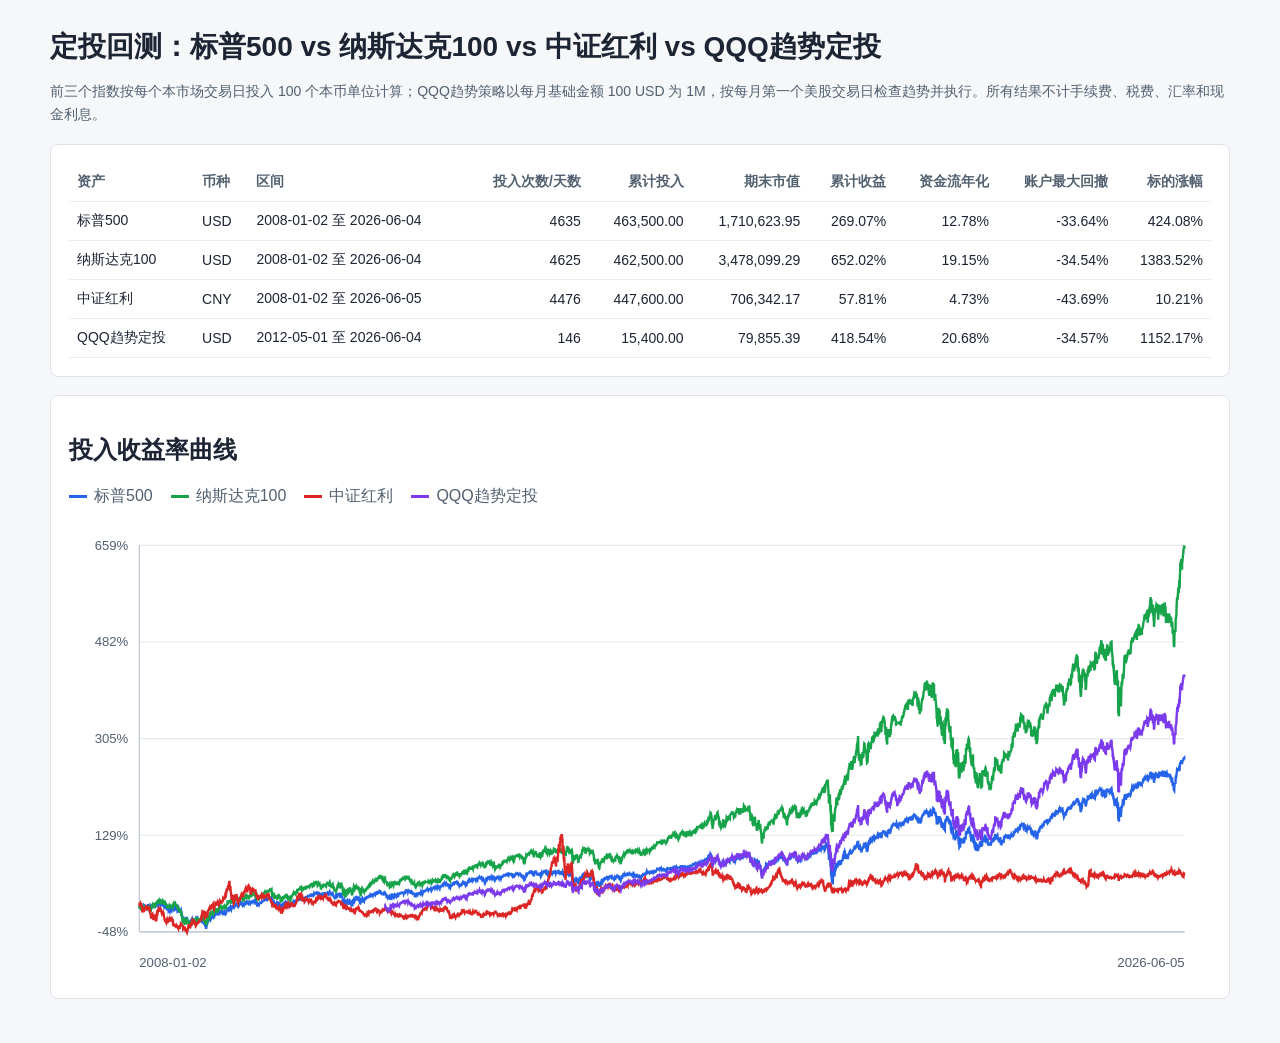
<file: output/daily_dca_2008_report/index.html>
<!doctype html>
<html lang="zh-CN">
<head>
<meta charset="utf-8">
<meta name="viewport" content="width=device-width, initial-scale=1">
<title>定投回测：标普500 vs 纳斯达克100 vs 中证红利 vs QQQ趋势定投</title>
<style>
body { margin: 0; font-family: Arial, "Microsoft YaHei", sans-serif; color: #1d2433; background: #f6f7f9; }
main { max-width: 1180px; margin: 0 auto; padding: 28px 20px 44px; }
h1 { font-size: 28px; margin: 0 0 8px; }
p { line-height: 1.65; }
.panel { background: #fff; border: 1px solid #dde2ea; border-radius: 8px; padding: 18px; margin-top: 18px; }
table { width: 100%; border-collapse: collapse; font-size: 14px; }
th, td { border-bottom: 1px solid #e8edf3; padding: 10px 8px; text-align: right; white-space: nowrap; }
th:first-child, td:first-child, th:nth-child(2), td:nth-child(2), th:nth-child(3), td:nth-child(3) { text-align: left; }
th { color: #526070; font-weight: 600; }
.chart { width: 100%; height: auto; display: block; }
.legend { display: flex; gap: 18px; align-items: center; margin: 4px 0 12px; color: #526070; }
.legend i { display: inline-block; width: 18px; height: 3px; margin-right: 7px; vertical-align: middle; }
.note { color: #526070; font-size: 14px; }
</style>
</head>
<body>
<main>
<h1>定投回测：标普500 vs 纳斯达克100 vs 中证红利 vs QQQ趋势定投</h1>
<p class="note">前三个指数按每个本市场交易日投入 100 个本币单位计算；QQQ趋势策略以每月基础金额 100 USD 为 1M，按每月第一个美股交易日检查趋势并执行。所有结果不计手续费、税费、汇率和现金利息。</p>
<section class="panel">
<table>
<thead><tr><th>资产</th><th>币种</th><th>区间</th><th>投入次数/天数</th><th>累计投入</th><th>期末市值</th><th>累计收益</th><th>资金流年化</th><th>账户最大回撤</th><th>标的涨幅</th></tr></thead>
<tbody><tr><td>标普500</td><td>USD</td><td>2008-01-02 至 2026-06-04</td><td>4635</td><td>463,500.00</td><td>1,710,623.95</td><td>269.07%</td><td>12.78%</td><td>-33.64%</td><td>424.08%</td></tr>
<tr><td>纳斯达克100</td><td>USD</td><td>2008-01-02 至 2026-06-04</td><td>4625</td><td>462,500.00</td><td>3,478,099.29</td><td>652.02%</td><td>19.15%</td><td>-34.54%</td><td>1383.52%</td></tr>
<tr><td>中证红利</td><td>CNY</td><td>2008-01-02 至 2026-06-05</td><td>4476</td><td>447,600.00</td><td>706,342.17</td><td>57.81%</td><td>4.73%</td><td>-43.69%</td><td>10.21%</td></tr>
<tr><td>QQQ趋势定投</td><td>USD</td><td>2012-05-01 至 2026-06-04</td><td>146</td><td>15,400.00</td><td>79,855.39</td><td>418.54%</td><td>20.68%</td><td>-34.57%</td><td>1152.17%</td></tr></tbody>
</table>
</section>
<section class="panel">
<h2>投入收益率曲线</h2>

<div class="legend"><span><i style="background:#2563eb"></i>标普500</span><span><i style="background:#16a34a"></i>纳斯达克100</span><span><i style="background:#dc2626"></i>中证红利</span><span><i style="background:#7c3aed"></i>QQQ趋势定投</span></div>
<svg viewBox="0 0 1040 420" class="chart" role="img" aria-label="投入收益率曲线">
  <rect x="0" y="0" width="1040" height="420" fill="#fff" />
  <line x1="64" y1="376.0" x2="1016" y2="376.0" stroke="#e5eaf1" /><text x="54" y="380.0" text-anchor="end" font-size="12" fill="#526070">-48%</text><line x1="64" y1="288.0" x2="1016" y2="288.0" stroke="#e5eaf1" /><text x="54" y="292.0" text-anchor="end" font-size="12" fill="#526070">129%</text><line x1="64" y1="200.0" x2="1016" y2="200.0" stroke="#e5eaf1" /><text x="54" y="204.0" text-anchor="end" font-size="12" fill="#526070">305%</text><line x1="64" y1="112.0" x2="1016" y2="112.0" stroke="#e5eaf1" /><text x="54" y="116.0" text-anchor="end" font-size="12" fill="#526070">482%</text><line x1="64" y1="24.0" x2="1016" y2="24.0" stroke="#e5eaf1" /><text x="54" y="28.0" text-anchor="end" font-size="12" fill="#526070">659%</text>
  <line x1="64" y1="376" x2="1016" y2="376" stroke="#b7c0cc" />
  <line x1="64" y1="24" x2="64" y2="376" stroke="#b7c0cc" />
  <text x="64" y="408" font-size="12" fill="#526070">2008-01-02</text>
  <text x="1016" y="408" text-anchor="end" font-size="12" fill="#526070">2026-06-05</text>
  <polyline points="64.0,352.2 64.1,352.2 64.3,353.0 64.7,352.7 64.8,353.3 65.0,352.6 65.1,352.2 65.3,352.8 65.7,352.2 65.8,353.3 66.0,353.5 66.1,354.7 66.3,354.7 66.8,355.0 67.0,353.9 67.1,353.3 67.3,354.0 67.7,353.1 67.8,352.8 68.0,353.0 68.1,352.1 68.2,351.6 68.7,352.1 68.8,353.6 69.0,353.9 69.1,353.5 69.2,353.6 69.7,353.3 69.8,352.9 69.9,352.3 70.1,352.9 70.2,352.8 70.8,352.9 70.9,352.4 71.1,353.1 71.2,352.7 71.6,352.0 71.8,351.7 71.9,351.7 72.1,352.2 72.2,353.5 72.6,353.4 72.8,353.6 72.9,353.3 73.1,354.3 73.2,354.7 73.6,355.3 73.8,353.6 73.9,354.0 74.0,353.7 74.2,354.6 74.6,355.0 74.8,353.0 74.9,354.1 75.0,353.0 75.6,352.2 75.7,352.1 75.9,352.5 76.0,353.1 76.2,353.5 76.6,353.2 76.7,351.4 76.9,351.5 77.0,351.5 77.2,351.5 77.6,351.4 77.7,351.7 77.9,352.1 78.0,351.8 78.1,352.9 78.6,353.0 78.7,352.8 78.9,351.7 79.0,351.6 79.1,350.8 79.6,350.8 79.7,351.3 79.8,351.2 80.0,350.9 80.1,350.6 80.6,350.6 80.7,350.8 80.8,351.1 81.0,350.2 81.1,350.1 81.5,350.3 81.7,349.9 81.8,350.9 82.0,350.7 82.1,351.1 82.5,350.6 82.7,350.6 82.8,350.4 83.0,349.9 83.1,349.8 83.5,349.8 83.7,350.3 83.8,351.2 83.9,351.0 84.1,351.7 84.7,351.4 84.8,351.2 84.9,350.9 85.1,350.9 85.5,351.4 85.6,351.7 85.8,351.7 85.9,350.8 86.1,352.3 86.5,352.3 86.6,352.4 86.8,353.3 86.9,353.1 87.1,352.3 87.5,352.3 87.6,352.7 87.8,353.1 87.9,353.0 88.1,353.8 88.5,353.8 88.6,354.0 88.8,353.7 88.9,355.1 89.0,355.2 89.5,355.1 89.6,354.9 89.7,355.7 89.9,355.7 90.5,356.0 90.6,355.2 90.7,356.3 90.9,355.9 91.0,356.4 91.4,356.8 91.6,357.2 91.7,356.1 91.9,355.5 92.0,355.5 92.4,355.5 92.6,354.8 92.7,354.6 92.9,355.7 93.0,355.5 93.4,356.3 93.6,355.2 93.7,354.4 93.9,355.0 94.0,355.3 94.4,355.7 94.6,354.3 94.7,354.1 94.8,355.0 95.0,353.8 95.4,353.5 95.5,354.1 95.7,354.2 95.8,353.9 96.0,353.7 96.4,354.4 96.5,354.9 96.7,354.5 96.8,354.4 97.0,353.9 97.4,354.8 97.5,354.6 97.7,354.2 97.8,353.5 98.0,354.2 98.5,354.3 98.7,354.4 98.8,355.8 98.9,355.6 99.4,354.6 99.5,356.2 99.7,355.9 99.8,355.3 99.9,355.2 100.4,357.3 100.5,356.5 100.6,358.6 100.8,356.7 100.9,354.9 101.3,356.7 101.5,357.3 101.6,357.4 101.8,356.5 101.9,356.3 102.3,360.3 102.5,358.0 102.6,358.2 102.8,359.9 102.9,360.4 103.3,362.0 103.5,364.2 103.6,364.6 103.8,367.4 103.9,367.7 104.3,363.7 104.5,363.8 104.6,367.2 104.7,365.6 104.9,365.8 105.3,364.0 105.5,365.1 105.6,367.3 105.7,366.8 105.9,367.9 106.3,368.9 106.4,365.3 106.6,365.6 106.7,364.6 106.9,364.0 107.3,364.0 107.4,362.4 107.6,364.5 107.7,366.3 107.9,365.2 108.3,365.6 108.4,366.3 108.6,368.1 108.7,365.7 108.8,367.2 109.3,368.0 109.4,367.6 109.6,369.6 109.7,371.7 109.8,369.7 110.3,367.5 110.4,367.3 110.5,366.0 110.8,365.6 111.3,368.7 111.4,367.3 111.5,366.4 111.7,367.4 111.8,366.0 112.2,364.6 112.4,365.4 112.5,364.9 112.7,365.9 112.8,365.6 113.2,366.0 113.4,364.1 113.5,364.4 113.7,365.2 113.8,365.0 114.2,365.6 114.4,365.9 114.5,365.7 114.8,365.4 115.2,365.5 115.4,364.6 115.5,364.0 115.8,362.8 116.2,362.9 116.3,362.6 116.5,363.7 116.6,363.5 116.8,364.3 117.2,365.1 117.3,365.0 117.5,366.2 117.6,366.1 117.8,365.7 118.3,367.6 118.5,366.0 118.6,366.5 118.8,366.3 119.2,366.0 119.3,365.6 119.5,364.3 119.6,365.5 119.7,366.3 120.2,366.3 120.3,365.7 120.4,365.9 120.6,365.3 120.7,364.2 121.2,364.1 121.3,365.9 121.4,365.6 121.6,365.5 121.7,365.8 122.3,367.4 122.4,367.4 122.6,367.7 122.7,368.1 123.1,369.2 123.3,367.8 123.4,368.1 123.6,368.6 123.7,369.3 124.1,370.8 124.3,370.9 124.4,370.1 124.6,371.4 124.7,371.3 125.1,371.6 125.3,369.6 125.4,369.4 125.5,368.1 125.7,367.7 126.1,367.8 126.2,366.7 126.4,365.9 126.5,366.3 126.7,367.0 127.1,364.4 127.2,365.2 127.4,364.8 127.5,363.9 127.7,364.6 128.1,365.9 128.2,365.3 128.4,364.7 128.5,363.6 128.7,363.2 129.1,363.5 129.2,364.3 129.4,363.9 129.5,362.4 130.1,362.2 130.2,363.0 130.4,362.5 130.5,361.8 130.6,361.6 131.1,363.3 131.2,362.5 131.3,362.7 131.5,362.3 131.6,361.6 132.1,362.0 132.2,362.1 132.3,361.2 132.5,361.2 132.6,360.9 133.0,359.5 133.2,359.7 133.3,358.9 133.5,359.5 133.6,358.4 134.0,359.3 134.2,359.4 134.3,360.5 134.5,360.0 134.6,360.5 135.0,359.2 135.2,359.3 135.3,359.5 135.4,360.1 135.6,360.2 136.2,359.1 136.3,359.9 136.4,359.2 136.6,358.6 137.0,357.5 137.1,357.3 137.3,357.9 137.4,357.4 137.6,357.5 138.0,357.6 138.1,357.4 138.3,357.5 138.4,357.2 138.6,357.2 139.0,358.2 139.1,358.7 139.3,358.8 139.4,358.4 139.5,358.3 140.0,359.6 140.1,359.5 140.3,359.2 140.4,358.2 140.5,358.3 141.0,357.9 141.1,358.2 141.2,358.0 141.4,359.3 142.0,359.2 142.1,360.0 142.2,360.0 142.4,359.9 142.5,360.0 142.9,358.9 143.1,358.7 143.2,357.4 143.4,357.0 143.5,357.0 143.9,356.5 144.1,356.3 144.2,356.3 144.4,355.2 144.5,355.1 144.9,355.0 145.1,355.1 145.2,355.3 145.3,354.7 145.5,354.7 145.9,353.9 146.1,353.8 146.2,353.9 146.3,354.2 146.5,353.5 146.9,353.7 147.0,354.3 147.2,353.8 147.3,353.4 147.5,353.8 147.9,355.0 148.0,354.5 148.2,354.2 148.3,353.7 148.5,352.8 148.9,352.8 149.0,352.7 149.2,352.7 149.3,352.5 149.5,352.6 149.9,353.0 150.0,354.1 150.2,354.2 150.3,353.8 150.4,353.2 151.0,352.8 151.1,352.4 151.3,351.9 151.4,351.9 151.9,351.6 152.0,351.5 152.1,350.7 152.3,350.8 152.4,350.7 152.8,350.9 153.0,350.6 153.1,351.1 153.3,351.6 153.4,351.9 153.8,351.0 154.0,351.1 154.1,351.3 154.3,352.6 154.4,352.8 154.8,352.1 155.0,351.4 155.1,351.2 155.3,350.9 155.4,350.6 155.8,350.4 156.0,350.5 156.1,349.6 156.2,349.4 156.4,349.8 156.8,349.4 157.0,349.7 157.1,350.2 157.2,349.6 157.4,350.2 157.8,350.9 157.9,351.0 158.1,352.0 158.2,350.9 158.4,352.3 158.8,352.0 158.9,351.9 159.1,351.8 159.2,350.9 159.4,350.8 159.8,349.6 159.9,349.6 160.1,349.4 160.2,349.9 160.3,349.6 160.8,348.9 160.9,348.8 161.1,348.9 161.2,349.6 161.3,349.8 161.8,349.1 161.9,349.1 162.0,348.9 162.3,349.8 162.8,349.6 162.9,349.0 163.0,348.9 163.2,349.4 163.3,349.1 163.7,349.3 163.9,349.8 164.0,349.6 164.2,349.3 164.3,349.1 164.7,348.8 164.9,349.1 165.0,349.0 165.2,349.6 165.3,349.3 165.7,348.8 165.9,348.6 166.0,348.5 166.1,348.2 166.7,348.2 166.9,348.3 167.0,348.3 167.1,348.8 167.7,348.0 167.8,347.8 168.0,347.8 168.1,347.6 168.3,347.4 168.7,347.3 168.8,347.9 169.0,347.4 169.1,347.3 169.3,347.9 169.8,347.2 170.0,347.8 170.1,348.8 170.2,350.0 170.7,349.8 170.8,350.0 171.0,349.8 171.1,350.4 171.2,350.9 171.7,350.2 171.8,349.5 171.9,349.8 172.1,351.4 172.2,351.3 172.7,351.7 172.8,351.1 172.9,351.2 173.1,350.7 173.2,350.8 173.8,349.9 173.9,349.7 174.1,349.4 174.2,349.3 174.6,349.3 174.8,350.0 174.9,349.5 175.1,349.6 175.2,349.5 175.6,349.0 175.8,348.9 175.9,348.8 176.0,348.7 176.2,347.9 176.6,347.9 176.8,347.8 176.9,347.6 177.0,347.4 177.2,347.4 177.6,347.4 177.7,347.0 177.9,346.7 178.0,346.7 178.2,347.0 178.6,346.7 178.7,346.3 178.9,346.7 179.0,346.8 179.2,346.7 179.6,346.4 179.7,346.4 179.9,346.6 180.0,346.2 180.6,345.8 180.7,345.7 180.9,346.1 181.0,345.9 181.1,345.5 181.6,345.4 181.7,345.4 181.9,344.8 182.0,344.7 182.1,345.7 182.6,345.4 182.7,345.0 182.8,345.1 183.0,344.9 183.1,344.6 183.5,344.8 183.7,346.2 183.8,345.8 184.0,345.1 184.1,346.1 184.5,345.3 184.7,346.7 184.8,347.1 185.0,348.8 185.1,349.7 185.5,347.4 185.7,347.6 185.8,346.8 186.0,347.5 186.1,348.5 186.5,348.5 186.7,349.2 186.8,349.5 186.9,351.6 187.1,350.8 187.5,351.5 187.7,351.5 187.8,351.7 187.9,350.1 188.1,350.7 188.6,351.6 188.8,350.3 188.9,350.1 189.1,351.9 189.5,352.6 189.6,352.0 189.8,352.3 189.9,350.9 190.1,350.6 190.5,350.7 190.6,349.5 190.8,349.6 190.9,349.5 191.0,349.4 191.5,349.7 191.6,350.5 191.8,350.7 191.9,351.5 192.0,351.4 192.5,351.5 192.6,353.0 192.7,353.5 192.9,353.7 193.0,353.9 193.6,353.7 193.7,352.1 193.9,351.7 194.0,351.3 194.4,351.3 194.6,350.5 194.7,350.5 194.9,350.4 195.0,351.9 195.4,351.6 195.6,351.1 195.7,351.7 195.9,350.6 196.0,350.2 196.4,349.6 196.6,349.7 196.7,350.0 196.8,350.2 197.0,350.2 197.4,349.1 197.6,349.4 197.7,349.0 197.8,349.1 198.0,349.3 198.4,349.0 198.5,349.4 198.7,350.8 198.8,351.1 199.0,351.3 199.4,351.3 199.5,350.7 199.7,350.6 199.8,351.5 200.0,351.7 200.4,351.9 200.5,352.6 200.7,352.5 200.8,352.8 200.9,352.0 201.4,352.8 201.5,352.7 201.7,351.3 201.8,350.8 201.9,350.1 202.5,350.7 202.6,350.4 202.8,350.2 202.9,349.9 203.4,349.3 203.5,349.4 203.6,349.2 203.8,349.2 203.9,349.2 204.3,348.4 204.5,348.5 204.6,348.8 204.8,349.2 204.9,348.1 205.3,348.4 205.5,348.2 205.6,348.3 205.8,348.5 205.9,348.3 206.3,348.7 206.5,347.6 206.6,347.6 206.8,347.7 206.9,347.4 207.3,347.4 207.5,347.2 207.6,346.8 207.7,347.0 207.9,346.9 208.3,346.5 208.4,347.4 208.6,346.9 208.7,346.8 208.9,346.7 209.3,346.5 209.4,346.5 209.6,346.7 209.7,346.7 209.9,346.7 210.3,346.6 210.4,346.2 210.6,346.0 210.7,345.0 210.9,344.7 211.3,344.9 211.4,345.3 211.6,345.1 211.7,345.4 211.8,346.0 212.3,346.1 212.4,347.0 212.6,347.0 212.7,346.2 212.8,346.0 213.3,346.1 213.4,346.9 213.5,346.1 213.8,346.6 214.2,346.6 214.4,347.0 214.5,345.8 214.7,345.1 214.8,345.0 215.2,345.0 215.4,345.0 215.5,344.8 215.7,344.6 215.8,344.3 216.2,344.3 216.4,344.2 216.5,344.5 216.7,344.2 216.8,344.2 217.2,344.0 217.4,343.7 217.5,343.5 217.6,343.6 218.2,343.6 218.4,343.6 218.5,343.5 218.6,343.6 218.8,343.6 219.2,343.0 219.3,343.1 219.5,342.8 219.6,342.9 219.8,343.0 220.2,343.1 220.3,342.9 220.5,342.4 220.6,342.5 220.8,342.1 221.3,342.0 221.5,342.7 221.6,342.7 221.7,342.6 222.2,342.3 222.3,342.3 222.5,342.0 222.6,341.9 222.7,343.0 223.2,342.6 223.3,341.6 223.4,341.8 223.6,341.6 223.7,341.5 224.2,341.1 224.3,340.9 224.4,341.0 224.6,341.0 224.7,340.7 225.1,340.6 225.3,340.8 225.4,340.4 225.6,340.2 225.7,340.1 226.3,341.4 226.4,341.8 226.6,341.9 226.7,341.3 227.1,340.9 227.3,341.9 227.4,341.8 227.5,340.8 227.7,341.3 228.1,341.8 228.3,341.3 228.4,341.4 228.5,342.5 228.7,342.1 229.1,342.5 229.2,343.2 229.4,344.3 229.5,343.5 229.7,343.3 230.1,342.4 230.2,342.7 230.4,342.5 230.5,342.0 230.7,341.8 231.1,342.0 231.2,341.5 231.4,341.2 231.5,341.3 231.7,341.0 232.1,341.0 232.2,341.0 232.4,340.9 232.5,341.0 232.6,341.3 233.1,341.4 233.2,341.9 233.3,341.9 233.5,341.9 233.6,341.7 234.1,342.4 234.2,342.1 234.3,341.3 234.5,340.9 235.0,341.1 235.2,340.5 235.3,340.2 235.5,340.0 235.6,339.8 236.0,339.9 236.2,340.2 236.3,340.6 236.5,341.2 236.6,341.0 237.0,340.7 237.2,340.2 237.3,340.9 237.5,340.6 237.6,341.1 238.0,341.5 238.2,341.6 238.3,341.0 238.4,340.9 238.6,341.4 239.0,342.1 239.1,342.2 239.3,342.0 239.4,341.8 239.6,341.6 240.1,340.9 240.3,342.3 240.4,342.4 240.6,343.0 241.0,343.7 241.1,343.7 241.3,344.0 241.4,343.6 241.6,344.4 242.0,344.4 242.1,343.6 242.3,344.7 242.4,344.6 242.5,344.4 243.0,344.1 243.1,343.3 243.3,343.7 243.4,343.9 243.5,344.6 244.0,344.1 244.1,343.3 244.2,342.9 244.4,342.3 244.5,341.4 245.1,341.5 245.2,341.5 245.4,340.8 245.5,341.3 245.9,342.4 246.1,342.7 246.2,342.5 246.4,342.9 246.5,342.6 246.9,343.1 247.1,342.1 247.2,342.2 247.4,341.4 247.5,341.3 247.9,341.7 248.1,342.0 248.2,343.2 248.3,343.4 248.5,343.8 248.9,344.0 249.1,345.5 249.2,345.2 249.3,348.0 249.5,348.0 249.9,351.6 250.0,349.2 250.2,351.5 250.3,349.2 250.5,348.9 250.9,347.8 251.0,348.3 251.2,348.3 251.3,350.7 251.5,351.4 251.9,351.4 252.0,349.7 252.2,349.0 252.3,349.8 252.4,349.1 252.9,347.6 253.0,347.4 253.2,347.2 253.3,347.8 253.4,349.2 254.0,349.6 254.1,348.1 254.3,348.7 254.4,350.1 254.9,349.7 255.0,349.3 255.1,348.6 255.3,347.6 255.4,347.3 255.8,347.9 256.0,348.0 256.1,349.6 256.3,351.2 256.4,350.9 256.8,349.7 257.0,349.2 257.1,350.3 257.3,349.9 257.4,351.2 257.8,352.6 258.0,351.5 258.1,350.6 258.2,349.7 258.4,350.1 258.8,348.3 259.0,348.3 259.1,347.8 259.2,347.9 259.4,347.0 259.8,348.1 259.9,347.0 260.1,347.7 260.2,347.4 260.4,346.4 260.8,345.7 260.9,346.9 261.1,346.3 261.2,344.4 261.4,344.4 261.8,345.8 261.9,347.4 262.1,346.5 262.2,345.5 262.4,345.8 262.8,345.5 262.9,344.8 263.1,346.9 263.2,346.5 263.3,345.4 263.8,345.9 263.9,345.7 264.0,346.6 264.2,347.5 264.3,347.6 264.8,348.6 264.9,348.8 265.0,350.0 265.3,350.1 265.7,348.6 265.9,348.5 266.0,346.2 266.2,346.3 266.3,346.3 266.7,345.8 266.9,345.7 267.0,345.6 267.2,346.8 267.3,345.9 267.7,346.7 267.9,347.2 268.0,347.8 268.2,347.6 268.3,347.5 268.7,348.1 268.9,346.5 269.0,346.4 269.1,346.0 269.3,345.5 269.8,345.5 270.0,346.2 270.1,345.6 270.3,345.8 270.8,345.0 271.0,345.0 271.1,344.8 271.3,345.0 271.7,344.8 271.8,344.3 272.0,344.3 272.1,344.2 272.3,344.5 272.8,344.3 273.0,343.7 273.1,343.4 273.2,343.4 273.7,343.3 273.8,343.4 274.0,342.9 274.1,343.3 274.2,343.4 274.7,343.5 274.8,343.5 274.9,343.0 275.1,343.0 275.2,342.1 275.6,342.2 275.8,342.1 275.9,341.9 276.1,341.9 276.2,342.3 276.6,341.9 276.8,341.9 276.9,342.3 277.1,341.6 277.2,341.5 277.8,341.5 277.9,341.7 278.1,341.4 278.2,341.3 278.6,341.3 278.8,341.1 278.9,341.4 279.0,341.0 279.2,341.2 279.6,341.5 279.8,342.4 279.9,342.0 280.0,341.4 280.2,341.2 280.6,341.2 280.7,340.1 280.9,340.2 281.0,339.9 281.2,339.8 281.6,339.6 281.7,339.8 281.9,339.9 282.0,340.3 282.2,340.2 282.6,339.3 282.7,339.5 282.9,339.8 283.0,339.9 283.1,339.7 283.6,339.3 283.7,339.5 283.9,340.2 284.0,340.2 284.6,340.9 284.7,342.0 284.8,341.6 285.0,340.7 285.1,341.5 285.6,341.5 285.7,340.6 285.8,340.9 286.0,341.3 286.1,341.2 286.5,341.7 286.7,341.5 286.8,340.7 287.0,340.3 287.1,340.1 287.5,340.4 287.7,340.1 287.8,340.2 288.0,340.7 288.1,341.7 288.5,341.7 288.7,342.0 288.8,342.4 288.9,342.2 289.1,342.4 289.5,343.1 289.7,343.5 289.8,343.7 289.9,344.6 290.1,345.0 290.5,344.1 290.6,344.1 290.8,344.0 290.9,344.0 291.1,344.1 291.6,343.5 291.8,344.3 291.9,344.4 292.1,345.9 292.5,345.9 292.6,345.5 292.8,344.3 292.9,344.3 293.1,343.8 293.5,344.5 293.6,343.9 293.8,344.3 293.9,343.7 294.0,343.1 294.5,343.0 294.6,342.4 294.7,342.5 294.9,343.9 295.0,343.5 295.5,344.4 295.6,344.1 295.7,343.6 295.9,343.8 296.0,342.3 296.4,342.2 296.6,341.8 296.9,342.1 297.0,342.7 297.4,342.8 297.6,343.3 297.7,343.3 297.9,343.6 298.0,342.6 298.4,342.8 298.6,342.3 298.7,342.0 298.9,341.8 299.0,342.4 299.4,343.0 299.6,343.5 299.7,343.5 299.8,342.6 300.0,341.4 300.4,341.5 300.5,341.7 300.7,341.9 300.8,342.4 301.0,341.3 301.4,341.1 301.5,340.8 301.7,340.8 301.8,340.8 302.0,340.7 302.4,340.8 302.5,340.8 302.7,340.7 302.8,340.3 303.0,340.2 303.4,340.2 303.5,340.4 303.7,340.4 303.8,340.9 303.9,340.5 304.4,340.6 304.5,340.6 304.7,340.6 304.8,341.1 304.9,340.8 305.5,340.9 305.6,340.9 305.8,339.7 305.9,339.5 306.4,339.9 306.5,339.7 306.6,339.5 306.8,338.5 306.9,338.3 307.3,338.5 307.5,338.6 307.6,338.5 307.8,338.6 307.9,338.6 308.3,338.8 308.5,339.4 308.6,339.8 308.8,339.2 308.9,339.5 309.3,339.3 309.5,339.3 309.6,339.1 309.7,338.6 309.9,338.7 310.3,338.9 310.5,339.5 310.6,339.9 310.7,339.9 310.9,340.1 311.3,339.6 311.4,339.0 311.6,338.8 311.7,338.9 311.9,340.0 312.3,340.0 312.4,340.9 312.6,341.1 312.7,340.9 312.9,341.0 313.6,341.0 313.7,340.3 313.8,340.9 314.3,340.8 314.4,340.3 314.6,341.8 314.7,342.5 314.8,342.4 315.3,342.4 315.4,342.7 315.5,343.5 315.7,343.6 315.8,343.3 316.3,342.2 316.4,342.1 316.5,342.0 316.8,341.2 317.2,341.3 317.4,341.7 317.5,341.2 317.7,341.0 317.8,341.0 318.2,341.3 318.4,341.4 318.5,341.3 318.7,341.1 318.8,340.9 319.2,340.9 319.4,340.5 319.5,340.5 319.6,340.9 319.8,341.2 320.2,340.4 320.4,339.8 320.5,340.2 320.6,339.9 320.8,340.5 321.2,340.7 321.5,341.0 321.6,341.0 321.8,341.7 322.2,340.7 322.5,339.2 322.6,339.3 322.8,339.0 323.2,339.2 323.3,339.4 323.5,339.3 323.6,338.8 323.8,338.8 324.2,338.9 324.3,338.8 324.5,338.8 324.6,338.5 324.7,338.3 325.3,338.0 325.4,337.9 325.6,337.9 325.7,337.6 326.2,337.7 326.3,337.4 326.4,337.7 326.6,337.8 326.7,337.2 327.1,338.0 327.3,337.3 327.4,337.3 327.6,337.4 327.7,337.1 328.1,337.1 328.3,337.0 328.4,337.0 328.6,337.0 328.7,337.0 329.3,336.6 329.4,337.4 329.6,337.8 329.7,337.3 330.1,338.5 330.3,338.1 330.4,337.3 330.5,337.4 330.7,337.2 331.1,336.9 331.3,336.3 331.4,336.3 331.5,336.2 331.7,335.9 332.1,335.7 332.2,335.8 332.4,335.8 332.5,335.4 332.7,335.5 333.1,335.9 333.2,336.1 333.4,335.7 333.5,336.2 333.7,335.8 334.1,336.0 334.2,335.5 334.4,335.5 334.5,335.3 335.1,335.6 335.2,335.3 335.4,336.0 335.5,335.7 335.6,336.0 336.1,335.6 336.2,335.4 336.3,334.6 336.5,334.4 336.6,334.6 337.1,336.1 337.2,335.2 337.3,336.2 337.5,336.6 337.6,336.1 338.0,335.8 338.2,335.1 338.3,335.1 338.5,334.8 338.6,335.0 339.0,334.5 339.2,334.4 339.3,335.0 339.5,334.4 339.6,333.7 340.0,333.6 340.2,333.2 340.3,333.0 340.4,333.2 340.6,332.9 341.0,332.9 341.2,332.3 341.3,331.9 341.4,332.3 341.6,331.6 342.0,331.7 342.1,331.5 342.3,332.1 342.4,332.4 342.6,332.4 343.1,332.0 343.3,332.5 343.4,332.3 343.6,333.3 344.0,332.9 344.1,333.3 344.3,334.2 344.4,333.7 344.5,332.8 345.0,332.8 345.1,333.6 345.3,334.1 345.4,333.2 345.5,333.6 346.0,333.1 346.1,332.5 346.2,333.5 346.4,335.2 346.5,335.1 347.0,335.9 347.1,335.3 347.2,334.7 347.4,334.3 347.5,334.6 347.9,334.2 348.1,334.3 348.2,334.2 348.5,333.5 348.9,333.2 349.1,332.7 349.2,332.7 349.4,331.8 349.5,331.6 349.9,331.5 350.1,331.8 350.2,331.6 350.3,331.3 350.5,331.2 350.9,331.0 351.1,331.2 351.2,331.5 351.3,331.3 351.5,331.3 351.9,331.5 352.0,331.5 352.2,331.5 352.3,330.7 352.5,330.6 352.9,330.7 353.0,331.1 353.2,331.4 353.3,331.1 353.5,331.4 353.9,331.5 354.0,331.3 354.2,331.7 354.3,332.7 354.5,333.0 354.9,333.4 355.0,333.1 355.2,333.6 355.3,333.0 355.4,332.7 355.9,333.0 356.0,334.1 356.2,333.9 356.3,333.8 356.4,334.1 357.0,333.8 357.1,333.2 357.3,333.2 357.4,333.2 357.8,332.5 358.0,332.0 358.1,331.8 358.3,332.1 358.4,331.9 358.8,331.5 359.0,331.2 359.1,330.4 359.3,330.5 359.4,331.0 359.8,331.4 360.0,331.6 360.1,331.8 360.3,331.6 360.4,331.9 360.8,332.3 361.0,331.8 361.1,331.8 361.2,332.5 361.4,332.0 361.8,332.6 362.0,333.5 362.1,333.4 362.2,332.0 362.4,331.5 362.8,331.3 362.9,331.8 363.1,330.8 363.2,330.4 363.4,329.9 363.8,329.9 363.9,329.5 364.1,329.9 364.2,329.7 364.4,329.3 364.8,329.3 364.9,328.9 365.1,329.3 365.2,329.5 365.3,329.4 365.8,329.1 365.9,329.3 366.1,329.0 366.2,330.0 366.3,329.1 366.8,329.0 366.9,329.2 367.0,328.6 367.2,328.3 367.3,328.0 367.8,328.3 367.9,328.5 368.0,328.7 368.2,328.2 368.3,327.8 368.7,327.9 368.9,327.9 369.0,327.8 369.3,327.8 369.7,328.1 369.9,328.3 370.0,328.4 370.2,328.8 370.3,327.9 370.7,327.8 370.9,328.1 371.0,328.9 371.1,329.2 371.3,329.2 371.7,328.8 371.9,329.0 372.0,327.8 372.1,327.9 372.3,327.6 372.7,327.2 372.8,327.0 373.1,326.6 373.3,326.7 373.7,326.7 373.8,326.4 374.1,327.1 374.3,327.2 374.7,327.4 374.8,326.9 375.0,327.0 375.1,327.0 375.2,326.8 375.7,327.8 375.8,327.0 376.0,326.6 376.1,326.7 376.2,327.0 376.8,326.8 376.9,326.8 377.1,327.5 377.2,329.1 377.7,329.4 377.8,329.0 377.9,329.8 378.1,329.0 378.2,329.5 378.6,331.1 378.8,330.6 378.9,330.8 379.1,329.9 379.2,328.9 379.6,328.8 379.8,328.0 379.9,328.1 380.1,327.7 380.2,327.3 380.8,327.3 380.9,327.8 381.1,327.3 381.2,327.5 381.6,327.0 381.8,327.2 381.9,327.2 382.0,326.8 382.2,326.6 382.6,327.2 382.7,326.1 382.9,326.1 383.0,326.0 383.2,326.0 383.6,326.0 383.7,326.4 383.9,326.4 384.0,327.3 384.2,327.5 384.6,326.8 384.7,326.3 384.9,326.8 385.0,326.4 385.2,326.6 385.6,327.0 385.7,326.7 385.9,327.2 386.0,327.4 386.1,327.0 386.6,326.5 386.7,325.9 386.9,325.7 387.0,325.8 387.1,326.8 387.6,327.6 387.7,327.4 387.8,326.6 388.0,328.2 388.1,328.9 388.5,328.3 388.7,327.8 388.8,327.0 389.0,327.0 389.5,326.7 389.7,326.4 389.8,326.6 390.0,326.5 390.1,327.1 390.5,326.9 390.7,326.5 390.8,326.3 391.0,326.3 391.1,326.5 391.5,326.3 391.7,327.0 391.8,326.6 391.9,326.8 392.1,326.7 392.5,325.9 392.7,325.9 392.8,326.3 392.9,327.0 393.1,326.8 393.5,326.5 393.6,327.0 393.8,326.4 393.9,326.2 394.1,325.9 394.6,325.5 394.8,325.6 394.9,325.2 395.1,325.1 395.5,325.0 395.6,325.1 395.8,325.0 395.9,324.5 396.0,324.1 396.5,324.1 396.6,324.1 396.8,324.4 396.9,325.0 397.0,324.7 397.5,324.7 397.6,324.5 397.7,324.0 397.9,323.9 398.0,323.8 398.5,323.8 398.6,324.3 398.7,323.9 398.9,324.1 399.0,323.9 399.4,324.0 399.6,323.5 399.7,323.4 399.9,323.0 400.4,323.3 400.6,323.9 400.7,323.6 400.9,323.9 401.0,323.8 401.4,323.5 401.6,323.6 401.7,323.3 401.8,324.3 402.0,323.5 402.4,323.7 402.6,323.3 402.7,323.2 402.8,323.2 403.0,323.6 403.4,323.6 403.5,323.9 403.7,323.9 403.8,325.5 404.0,325.8 404.4,325.2 404.5,326.0 404.7,326.0 404.8,326.4 405.0,325.6 405.4,325.4 405.5,325.5 405.7,325.0 405.8,324.7 406.0,324.7 406.4,324.1 406.5,323.7 406.7,323.5 406.8,323.3 406.9,323.5 407.4,323.1 407.5,323.1 407.6,323.1 407.8,323.2 407.9,323.0 408.5,323.1 408.6,323.1 408.8,323.3 408.9,322.9 409.3,323.2 409.5,323.7 409.6,323.4 409.8,323.4 409.9,323.9 410.3,323.9 410.5,323.4 410.6,323.3 410.8,322.9 410.9,323.0 411.3,323.6 411.5,324.1 411.6,323.5 411.8,324.8 411.9,324.1 412.3,324.3 412.5,324.6 412.6,325.6 412.7,325.6 412.9,324.8 413.3,324.9 413.4,326.1 413.6,324.8 413.7,326.4 413.9,327.3 414.3,328.5 414.4,328.4 414.6,329.0 414.7,329.0 414.9,328.1 415.3,327.5 415.4,326.0 415.6,326.6 415.7,325.7 415.9,325.2 416.3,325.3 416.4,324.4 416.6,324.5 416.7,324.0 416.8,323.1 417.3,323.2 417.4,323.4 417.6,323.0 417.7,322.7 417.8,322.7 418.3,322.5 418.4,322.4 418.5,322.5 418.7,322.5 418.8,322.5 419.2,322.4 419.4,322.0 419.5,322.2 419.7,322.0 419.8,321.6 420.2,321.4 420.4,321.5 420.5,321.3 420.8,321.5 421.2,322.1 421.4,321.6 421.5,321.3 421.7,321.4 421.8,321.3 422.2,321.9 422.4,322.0 422.5,323.3 422.6,322.9 422.8,324.2 423.2,324.8 423.4,325.4 423.5,323.9 423.6,322.0 423.8,321.7 424.2,321.4 424.3,321.3 424.5,321.3 424.8,321.0 425.2,321.0 425.3,321.4 425.5,322.3 425.8,322.3 426.2,323.8 426.3,324.5 426.5,323.6 426.6,322.2 426.7,322.9 427.2,323.6 427.3,323.8 427.5,324.2 427.6,325.0 427.7,324.0 428.3,323.9 428.4,323.4 428.6,322.3 428.7,322.8 429.2,322.6 429.3,323.7 429.4,324.7 429.6,324.0 429.7,325.0 430.1,324.1 430.3,323.0 430.4,323.3 430.6,322.5 430.7,322.8 431.1,323.1 431.3,322.3 431.4,322.3 431.6,321.6 431.7,321.3 432.3,321.2 432.4,321.2 432.5,321.3 432.7,320.8 433.1,320.9 433.3,320.7 433.4,320.8 433.5,320.9 433.7,321.1 434.1,320.7 434.2,321.1 434.4,321.4 434.5,321.3 434.7,322.5 435.1,322.2 435.2,323.6 435.4,323.7 435.5,322.8 435.7,323.3 436.1,322.2 436.2,322.5 436.4,321.6 436.5,322.0 436.7,321.3 437.1,321.4 437.2,321.9 437.4,323.1 437.5,323.3 437.6,323.1 438.1,322.2 438.2,322.9 438.3,323.2 438.5,323.0 439.1,322.5 439.2,322.7 439.3,322.5 439.5,322.1 439.6,321.7 440.0,322.1 440.2,322.0 440.3,321.6 440.5,321.7 440.6,322.6 441.0,321.9 441.2,322.0 441.3,321.6 441.5,321.5 441.6,321.3 442.0,321.6 442.2,321.4 442.3,321.8 442.5,322.6 442.6,321.7 443.0,321.5 443.2,322.5 443.3,322.9 443.4,322.6 443.6,321.5 444.0,321.9 444.1,322.2 444.3,322.2 444.4,321.4 444.6,321.3 445.0,321.1 445.1,321.2 445.3,321.3 445.4,321.1 445.6,321.3 446.1,322.1 446.3,321.4 446.4,321.6 446.6,322.1 447.0,321.9 447.1,322.0 447.3,321.9 447.4,322.6 447.5,322.7 448.0,323.2 448.1,323.2 448.3,322.3 448.4,322.2 448.5,322.7 449.0,323.1 449.1,322.7 449.2,322.5 449.4,321.8 449.5,322.2 449.9,321.7 450.1,321.7 450.2,322.3 450.4,322.6 450.5,322.6 450.9,324.3 451.1,323.9 451.2,323.6 451.4,323.6 451.9,323.9 452.1,323.5 452.2,324.8 452.4,324.6 452.5,323.7 452.9,322.8 453.1,322.5 453.2,322.6 453.3,322.0 453.5,321.9 453.9,321.8 454.1,322.2 454.2,322.4 454.3,322.9 454.5,323.7 454.9,324.2 455.0,323.3 455.2,322.7 455.3,322.7 455.5,322.9 455.9,323.1 456.0,323.3 456.2,323.1 456.3,323.7 456.5,324.0 456.9,323.0 457.0,323.7 457.2,323.7 457.3,323.8 457.4,323.5 457.9,323.1 458.0,323.3 458.2,324.0 458.3,325.7 458.4,328.1 458.9,331.0 459.0,332.0 459.1,329.3 459.3,327.5 459.4,327.5 459.9,328.1 460.0,330.3 460.1,329.0 460.3,329.0 460.4,330.1 461.0,328.3 461.1,329.3 461.3,329.0 461.4,328.6 461.8,329.0 462.0,328.0 462.1,327.4 462.3,327.6 462.4,328.8 462.8,328.5 463.0,329.4 463.1,329.6 463.2,329.8 463.4,329.9 463.8,331.7 464.0,331.7 464.1,330.3 464.2,330.2 464.4,329.2 464.8,327.9 464.9,328.1 465.1,327.6 465.2,326.9 465.4,326.9 465.8,326.8 465.9,327.3 466.1,327.7 466.2,326.6 466.4,326.3 466.8,326.3 466.9,326.4 467.1,326.8 467.2,325.6 467.4,324.8 467.8,324.9 467.9,325.1 468.1,324.2 468.2,324.3 468.3,324.7 468.8,323.8 468.9,323.6 469.0,323.9 469.2,324.0 469.3,324.0 469.8,324.8 469.9,324.7 470.0,324.9 470.2,326.0 470.3,326.9 470.7,325.8 470.9,325.9 471.0,324.7 471.2,324.8 471.3,324.5 471.7,324.6 471.9,324.5 472.0,324.6 472.3,324.5 472.7,324.9 472.9,324.1 473.0,325.0 473.2,326.1 473.3,324.5 473.7,325.1 473.9,325.6 474.0,326.2 474.1,326.1 474.3,327.6 474.7,327.2 474.8,326.4 475.0,325.3 475.1,326.5 475.3,327.9 475.7,327.3 475.8,326.7 476.0,325.7 476.1,325.9 476.7,326.0 476.8,325.3 477.0,325.8 477.1,326.5 477.7,327.7 477.8,327.6 478.0,328.6 478.1,330.3 478.2,331.1 478.7,331.1 478.8,330.5 479.0,332.3 479.1,331.2 479.2,332.7 479.8,332.7 479.9,333.5 480.1,333.1 480.2,331.8 480.7,332.9 480.8,331.9 480.9,332.7 481.1,332.3 481.2,330.6 481.6,330.6 481.8,332.0 481.9,331.6 482.1,331.5 482.2,332.8 482.6,333.8 482.8,333.9 482.9,333.9 483.1,334.8 483.2,333.4 483.8,332.3 483.9,331.2 484.0,331.5 484.2,331.5 484.6,330.5 484.8,331.4 484.9,331.1 485.0,330.3 485.2,330.5 485.6,331.1 485.7,329.4 485.9,329.1 486.0,328.9 486.2,328.6 486.6,328.6 486.7,329.4 486.9,329.1 487.0,329.1 487.2,327.9 487.6,328.0 487.7,328.1 487.9,327.7 488.0,327.2 488.1,326.9 488.6,326.9 488.7,326.9 488.9,327.4 489.0,327.5 489.6,327.4 489.7,326.8 489.8,326.5 490.0,326.7 490.1,326.2 490.6,326.4 490.7,327.2 490.8,326.4 491.0,327.4 491.1,327.2 491.5,327.4 491.7,326.7 491.8,325.9 492.0,325.9 492.1,326.0 492.5,325.5 492.7,325.3 492.8,325.3 493.0,325.7 493.1,325.7 493.5,325.8 493.7,325.7 493.8,325.6 493.9,326.3 494.1,326.7 494.5,326.1 494.7,326.8 494.8,327.3 494.9,327.3 495.1,327.1 495.5,327.0 495.6,326.1 495.8,326.8 495.9,326.9 496.1,327.5 496.5,326.8 496.6,327.5 496.8,327.5 496.9,327.8 497.1,327.4 497.5,327.5 497.6,326.5 497.8,326.0 497.9,326.0 498.1,325.7 498.6,325.8 498.8,325.7 498.9,325.5 499.0,325.8 499.5,325.4 499.6,325.3 499.7,325.1 499.9,325.2 500.0,325.9 500.5,326.6 500.6,326.7 500.7,326.9 500.9,326.6 501.0,326.9 501.4,326.5 501.6,326.3 501.7,326.4 501.9,325.4 502.0,328.2 502.4,329.2 502.6,328.3 502.7,327.0 502.9,326.0 503.0,325.9 503.6,326.4 503.7,326.0 503.9,326.1 504.0,324.9 504.4,324.7 504.6,324.2 504.7,324.2 504.8,323.8 505.0,323.9 505.4,323.7 505.6,323.8 505.7,323.5 505.8,323.8 506.0,323.4 506.4,323.7 506.5,323.7 506.7,323.8 506.8,323.7 507.0,323.6 507.4,323.7 507.5,324.2 507.7,324.0 507.8,324.0 508.0,323.3 508.4,323.4 508.5,323.4 508.7,323.6 508.8,323.2 508.9,323.3 509.4,323.1 509.5,323.6 509.7,323.4 509.8,323.3 509.9,323.4 510.4,323.5 510.5,323.3 510.6,323.7 510.8,323.9 510.9,324.0 511.4,323.6 511.5,323.8 511.6,324.0 511.8,324.0 511.9,323.7 512.5,323.4 512.6,323.5 512.8,323.7 512.9,325.6 513.3,324.5 513.5,325.6 513.6,325.7 513.8,324.9 513.9,325.2 514.3,325.3 514.5,325.2 514.6,324.4 514.7,323.9 514.9,324.4 515.3,325.1 515.5,324.6 515.6,324.2 515.7,324.9 515.9,324.3 516.3,324.6 516.4,325.0 516.6,324.7 516.7,324.6 516.9,324.9 517.3,324.6 517.4,325.5 517.6,325.5 517.7,325.7 517.9,325.7 518.3,326.0 518.4,325.5 518.6,325.3 518.7,325.5 518.8,325.5 519.3,325.1 519.4,325.4 519.6,325.6 519.7,325.8 519.8,326.1 520.3,326.1 520.4,326.6 520.5,327.1 520.7,327.5 520.8,327.6 521.3,326.0 521.4,325.7 521.5,324.8 521.7,324.7 521.8,324.8 522.2,324.8 522.4,324.3 522.5,324.4 522.7,324.1 522.8,324.3 523.2,323.7 523.4,323.5 523.5,323.5 523.8,323.2 524.2,323.6 524.4,323.5 524.5,323.8 524.6,324.0 524.8,324.0 525.2,323.6 525.4,323.3 525.5,322.3 525.6,322.1 525.8,321.7 526.2,321.8 526.3,321.3 526.5,321.9 526.6,321.7 526.8,321.8 527.2,321.7 527.3,321.4 527.5,321.6 527.6,321.8 527.8,321.7 528.3,321.5 528.5,322.2 528.6,322.2 528.8,322.6 529.3,321.9 529.5,321.5 529.6,321.6 529.7,321.3 530.2,321.6 530.3,321.6 530.5,321.4 530.6,321.6 530.7,321.5 531.3,321.7 531.4,321.6 531.6,321.9 531.7,321.6 532.1,321.9 532.3,321.3 532.4,320.7 532.6,320.8 532.7,320.9 533.1,321.4 533.3,321.5 533.4,321.4 533.6,321.4 533.7,320.8 534.1,321.0 534.3,321.0 534.4,321.0 534.6,320.5 534.7,320.3 535.1,319.8 535.3,319.5 535.4,319.1 535.5,319.2 535.7,319.1 536.3,318.6 536.4,318.7 536.5,318.7 536.7,318.6 537.1,318.5 537.2,318.7 537.4,317.6 537.5,318.1 537.7,318.1 538.1,318.4 538.2,318.6 538.4,318.8 538.5,318.8 538.7,318.5 539.1,318.5 539.2,318.8 539.4,318.1 539.5,318.3 539.6,318.4 540.1,318.6 540.2,319.6 540.4,319.5 540.5,319.6 540.6,319.7 541.1,319.8 541.2,319.2 541.3,319.1 541.5,318.9 541.6,319.1 542.1,319.2 542.2,319.2 542.3,319.5 542.5,319.3 542.6,319.4 543.0,319.4 543.2,319.5 543.3,319.8 543.5,320.4 544.0,319.7 544.2,320.0 544.3,320.1 544.5,319.5 544.6,319.8 545.0,318.9 545.2,318.4 545.3,318.5 545.4,318.4 545.6,318.6 546.0,318.5 546.2,318.4 546.3,318.5 546.4,318.5 546.6,318.2 547.0,318.2 547.1,318.3 547.3,318.2 547.4,318.4 547.6,318.5 548.0,318.1 548.1,318.2 548.3,319.7 548.4,319.5 548.6,318.9 549.0,318.5 549.1,318.4 549.3,318.2 549.4,317.8 549.5,317.8 550.1,317.9 550.3,318.0 550.4,317.3 550.5,317.0 551.0,317.2 551.1,317.4 551.2,317.3 551.4,317.3 551.5,317.4 552.0,317.5 552.1,317.1 552.2,317.2 552.4,317.4 552.5,317.4 552.9,316.7 553.1,317.3 553.2,317.4 553.4,317.4 553.5,317.3 553.9,317.3 554.1,318.0 554.2,317.3 554.4,318.0 554.5,317.9 554.9,317.7 555.2,317.6 555.4,318.4 555.5,317.9 555.9,317.8 556.1,317.9 556.2,317.3 556.3,317.1 556.5,316.8 556.9,316.8 557.0,316.7 557.2,316.3 557.3,316.3 557.5,316.4 557.9,316.5 558.0,316.3 558.2,316.2 558.3,316.3 558.5,316.5 558.9,316.5 559.0,316.4 559.2,316.3 559.3,316.5 559.5,316.4 559.9,316.3 560.0,316.5 560.2,316.5 560.3,317.8 560.4,317.7 560.9,316.8 561.0,316.9 561.2,316.8 561.3,318.1 561.4,318.3 561.9,318.2 562.0,317.4 562.1,317.7 562.3,317.9 562.4,317.8 562.8,317.7 563.0,317.7 563.1,317.3 563.3,316.8 563.4,316.7 564.0,317.3 564.1,317.1 564.3,317.1 564.4,317.3 564.8,316.4 565.0,316.1 565.1,316.0 565.3,316.1 565.4,316.0 565.8,315.9 566.0,315.8 566.1,315.8 566.2,316.0 566.4,316.0 566.8,316.2 567.0,316.2 567.1,315.9 567.2,315.8 567.4,315.5 567.8,315.2 567.9,315.0 568.1,314.9 568.2,314.4 568.4,314.5 568.8,314.7 568.9,314.5 569.1,314.4 569.2,314.5 569.4,314.5 569.8,314.3 569.9,314.3 570.1,314.2 570.2,314.2 570.3,313.8 570.8,314.2 570.9,314.0 571.1,314.5 571.2,314.4 571.3,313.7 571.8,314.0 571.9,313.9 572.0,313.8 572.2,313.8 572.3,313.5 572.8,313.4 572.9,313.5 573.0,313.3 573.2,313.7 573.3,313.8 573.7,313.7 573.9,313.9 574.0,314.4 574.2,313.7 574.3,314.0 574.7,313.9 574.9,313.3 575.0,313.4 575.3,313.2 575.7,313.3 575.9,312.4 576.0,312.5 576.1,311.8 576.3,312.0 576.7,312.1 576.9,312.4 577.0,312.5 577.1,312.2 577.3,311.7 577.7,311.5 577.8,311.3 578.0,311.4 578.1,311.8 578.3,311.0 578.7,310.5 578.8,310.8 579.0,310.9 579.1,310.8 579.3,310.8 579.8,310.9 580.0,310.9 580.1,310.7 580.3,311.2 580.8,310.5 581.0,309.9 581.1,309.5 581.2,308.9 581.7,308.8 581.8,308.7 581.9,308.8 582.1,308.2 582.2,307.5 582.8,307.9 582.9,307.0 583.1,307.2 583.2,306.8 583.6,306.0 583.8,305.9 583.9,305.9 584.1,305.9 584.2,304.8 584.6,305.4 584.8,306.5 584.9,306.5 585.1,306.6 585.2,308.6 585.6,312.4 585.8,310.9 585.9,311.4 586.1,314.8 586.2,313.5 586.6,312.3 586.8,312.1 586.9,310.9 587.0,309.8 587.2,309.8 587.7,310.3 587.9,310.9 588.0,310.8 588.2,309.3 588.6,308.3 588.7,309.5 588.9,310.5 589.0,311.7 589.2,311.3 589.6,310.3 589.7,310.1 589.9,310.2 590.0,309.8 590.2,308.2 590.6,308.3 590.7,308.9 590.9,309.5 591.0,309.6 591.1,309.4 591.6,310.8 591.7,310.6 591.9,310.8 592.0,313.1 592.1,315.0 592.6,312.7 592.7,314.2 592.8,314.5 593.0,313.3 593.5,315.3 593.7,314.2 593.8,313.2 594.0,312.6 594.1,314.6 594.5,314.3 594.7,312.9 594.8,313.4 595.0,312.7 595.1,312.9 595.5,312.2 595.7,311.3 595.8,311.2 596.0,311.8 596.1,312.5 596.5,312.6 596.7,313.8 596.8,313.6 596.9,312.7 597.1,312.6 597.5,313.4 597.7,313.2 597.8,313.8 597.9,314.0 598.1,312.9 598.5,312.6 598.6,312.7 598.8,311.8 598.9,311.0 599.1,310.8 599.5,310.8 599.6,311.4 599.8,311.1 599.9,311.2 600.1,311.4 600.5,310.8 600.6,311.1 600.8,310.8 600.9,311.0 601.0,311.2 601.6,312.3 601.8,311.2 601.9,311.8 602.0,310.8 602.5,310.4 602.6,310.4 602.7,309.6 602.9,309.7 603.0,309.4 603.5,309.4 603.6,309.2 603.7,309.6 603.9,309.4 604.0,309.5 604.4,309.7 604.6,310.1 604.7,310.0 604.9,310.6 605.0,310.4 605.4,311.7 605.6,311.5 605.7,312.3 605.9,311.7 606.0,311.7 606.4,311.4 606.6,311.9 606.8,311.1 607.0,310.4 607.4,309.6 607.6,309.3 607.7,310.0 607.8,309.2 608.0,309.1 608.4,309.2 608.5,308.8 608.7,308.7 608.8,309.0 609.0,309.1 609.4,309.0 609.5,308.6 609.7,307.7 609.8,308.0 610.0,308.7 610.4,309.2 610.5,308.8 610.7,308.9 610.8,308.5 611.0,308.0 611.4,307.7 611.5,307.5 611.7,307.5 611.8,307.7 611.9,308.4 612.4,308.7 612.5,308.2 612.6,308.9 612.8,308.2 612.9,307.9 613.4,307.7 613.5,307.5 613.6,307.5 613.8,307.7 613.9,307.1 614.3,306.4 614.5,306.4 614.6,305.9 614.8,306.3 614.9,306.3 615.5,306.5 615.6,306.8 615.8,307.2 615.9,307.4 616.3,307.2 616.5,306.9 616.6,306.9 616.8,306.4 616.9,306.4 617.3,306.9 617.5,306.4 617.6,306.3 617.7,305.6 617.9,305.7 618.3,306.0 618.4,306.2 618.6,306.5 618.7,306.2 618.9,306.3 619.3,305.9 619.4,306.0 619.6,305.9 619.7,306.7 619.9,307.3 620.3,307.3 620.4,307.5 620.6,310.6 620.7,312.5 620.9,311.2 621.3,311.8 621.4,309.9 621.6,309.9 621.7,311.3 621.8,311.3 622.3,311.7 622.4,312.2 622.6,315.0 622.7,313.4 622.8,314.9 623.3,315.5 623.4,314.2 623.5,313.2 623.7,312.3 623.8,312.9 624.2,312.4 624.4,311.9 624.5,310.0 624.7,310.2 624.8,311.1 625.2,312.9 625.4,313.0 625.5,313.7 625.7,312.8 625.8,312.6 626.2,314.1 626.4,315.7 626.5,315.5 626.8,316.1 627.2,314.7 627.4,314.5 627.5,312.5 627.6,312.7 627.8,312.0 628.2,311.0 628.4,314.0 628.6,314.1 628.8,316.2 629.2,316.0 629.3,316.1 629.5,315.6 629.6,315.7 629.8,317.3 630.2,319.1 630.3,319.1 630.5,320.4 630.6,321.7 630.8,323.3 631.2,325.5 631.5,321.7 631.6,321.0 631.7,321.1 632.2,320.5 632.5,320.4 632.6,322.4 632.7,319.7 633.2,319.1 633.3,318.3 633.4,318.0 633.6,317.6 633.7,317.6 634.2,318.1 634.3,317.2 634.4,317.0 634.6,316.4 634.7,315.3 635.3,316.5 635.4,316.4 635.6,316.3 635.7,315.5 636.1,316.2 636.3,316.4 636.4,315.0 636.6,314.3 636.7,314.2 637.1,313.7 637.3,313.3 637.4,313.5 637.5,314.3 637.7,314.3 638.1,314.2 638.3,313.1 638.4,312.9 638.5,313.1 638.7,312.2 639.2,312.0 639.4,311.9 639.5,312.2 639.7,311.7 640.1,311.6 640.2,311.6 640.4,311.7 640.5,312.0 640.7,311.4 641.1,311.7 641.2,311.9 641.4,312.5 641.5,313.2 641.7,313.4 642.1,312.1 642.2,311.9 642.4,311.3 642.5,311.3 642.6,310.9 643.1,310.6 643.2,310.6 643.3,310.9 643.5,309.9 643.6,311.7 644.1,311.8 644.2,311.1 644.3,311.6 644.5,311.3 644.6,310.7 645.0,309.6 645.2,309.6 645.3,309.5 645.5,309.3 645.6,308.9 646.0,308.8 646.2,309.4 646.3,309.1 646.5,309.1 646.6,308.5 647.0,308.5 647.2,308.5 647.3,308.7 647.5,308.6 648.0,308.5 648.2,307.7 648.3,307.9 648.4,308.0 648.6,307.6 649.0,307.5 649.1,307.4 649.3,308.1 649.4,308.3 649.6,307.5 650.0,307.9 650.1,309.5 650.3,309.6 650.4,309.9 650.6,309.6 651.0,311.8 651.1,311.1 651.3,310.6 651.4,309.8 651.6,310.4 652.0,311.0 652.1,310.2 652.3,310.5 652.4,311.6 652.5,311.5 653.1,312.3 653.3,312.9 653.4,312.7 653.5,313.9 654.0,314.2 654.1,312.3 654.2,311.6 654.4,311.1 654.5,310.1 655.0,309.7 655.1,309.8 655.2,310.0 655.4,309.6 655.5,309.8 655.9,309.7 656.1,308.8 656.2,308.5 656.4,307.7 656.5,307.8 656.9,308.0 657.1,308.9 657.2,309.0 657.4,308.7 657.5,308.2 657.9,307.5 658.1,307.2 658.2,306.5 658.5,306.7 658.9,307.2 659.1,307.1 659.2,306.6 659.3,306.4 659.5,306.0 659.9,306.0 660.0,306.4 660.2,307.0 660.3,306.7 660.5,307.3 660.9,307.0 661.0,306.4 661.2,306.0 661.3,306.5 661.5,305.8 661.9,306.0 662.0,306.2 662.2,307.3 662.3,308.1 662.4,308.8 662.9,311.6 663.0,310.5 663.2,310.4 663.3,308.7 663.4,309.3 663.9,310.5 664.0,309.1 664.1,311.9 664.3,311.7 664.4,310.4 664.9,309.3 665.0,310.0 665.1,309.3 665.3,309.3 665.4,311.8 665.8,310.8 666.0,311.1 666.1,310.5 666.3,309.4 666.4,309.3 667.0,310.0 667.1,309.0 667.3,307.8 667.4,307.7 667.8,307.7 668.0,307.7 668.1,307.1 668.2,306.8 668.4,306.9 668.8,307.2 669.0,307.0 669.1,307.0 669.2,307.0 669.4,307.4 669.8,307.5 669.9,308.3 670.1,307.7 670.2,308.0 670.4,308.5 670.8,308.0 670.9,309.2 671.1,310.9 671.2,310.2 671.4,308.9 671.8,309.3 671.9,310.7 672.1,309.9 672.2,309.4 672.4,308.4 672.8,308.5 672.9,307.6 673.1,307.8 673.2,307.5 673.3,307.9 673.8,307.3 673.9,307.6 674.0,307.4 674.2,307.2 674.3,306.9 674.8,306.3 674.9,306.4 675.0,306.1 675.2,306.4 675.3,305.5 675.7,305.2 675.9,305.3 676.0,305.3 676.2,305.0 676.3,304.8 676.7,305.0 676.9,304.9 677.0,304.8 677.2,304.7 677.3,304.0 677.7,304.0 677.9,304.1 678.0,304.4 678.2,304.6 678.3,304.4 678.7,303.7 678.9,303.5 679.0,303.1 679.3,303.5 679.7,304.4 679.9,305.0 680.0,304.4 680.1,304.3 680.3,303.4 680.7,303.8 680.8,303.9 681.0,303.6 681.1,302.8 681.3,302.8 681.7,302.1 681.8,302.1 682.0,302.2 682.1,301.7 682.3,301.3 682.7,301.2 682.8,301.2 683.1,300.7 683.2,300.7 683.7,301.3 683.8,301.1 684.1,300.2 684.2,301.0 684.7,300.6 684.8,300.9 684.9,300.4 685.1,299.8 685.2,300.1 685.7,299.4 685.8,299.6 685.9,299.4 686.1,298.6 686.2,298.2 686.8,298.5 686.9,298.5 687.1,298.4 687.2,299.3 687.6,300.9 687.8,299.9 687.9,300.0 688.1,299.7 688.2,301.6 688.6,300.9 688.8,299.4 688.9,298.2 689.0,297.9 689.2,298.5 689.6,297.7 689.8,297.6 689.9,296.9 690.0,297.1 690.2,296.9 690.7,297.3 690.9,296.8 691.0,297.2 691.2,298.3 691.6,301.8 691.7,304.9 691.9,305.3 692.0,309.5 692.2,310.3 692.6,306.1 692.7,308.8 692.9,304.9 693.0,308.2 693.1,309.8 693.6,316.8 693.7,312.6 693.9,317.0 694.0,325.1 694.1,318.0 694.6,328.1 694.7,323.6 694.8,327.7 695.0,327.4 695.1,330.6 695.6,332.7 695.7,326.2 695.8,325.3 696.0,320.6 696.1,323.3 696.5,320.7 696.7,322.0 696.8,325.6 697.0,323.8 697.1,325.0 697.5,319.6 697.7,319.7 697.8,317.0 698.0,315.7 698.5,316.6 698.7,314.0 698.8,316.0 698.9,315.5 699.1,313.2 699.5,314.8 699.7,317.5 699.8,315.5 699.9,315.6 700.1,314.4 700.5,313.1 700.6,313.6 700.8,311.3 700.9,312.1 701.1,314.7 701.5,314.3 701.6,313.5 701.8,314.1 701.9,313.1 702.1,311.7 702.5,311.7 702.6,313.5 702.8,315.1 702.9,314.1 703.1,313.8 703.5,311.0 703.6,312.0 703.8,310.5 703.9,311.2 704.0,311.0 704.6,309.9 704.8,308.5 704.9,308.7 705.0,308.3 705.5,308.0 705.6,307.2 705.7,305.9 705.9,306.3 706.0,303.8 706.4,302.6 706.6,303.4 706.7,303.9 706.9,309.7 707.0,308.5 707.4,307.8 707.6,306.0 707.7,306.4 707.9,306.3 708.0,306.9 708.4,306.3 708.6,305.9 708.7,308.4 708.9,307.4 709.0,309.7 709.4,308.3 709.6,306.9 709.7,306.4 709.8,306.0 710.4,304.5 710.6,305.6 710.7,304.8 710.8,305.4 711.0,304.4 711.4,305.3 711.5,304.1 711.7,303.2 711.8,303.5 712.0,303.3 712.4,302.5 712.5,302.3 712.7,301.8 712.8,303.0 713.0,303.6 713.4,302.9 713.5,303.6 713.7,302.4 713.8,302.8 713.9,302.0 714.4,301.3 714.5,301.0 714.7,300.3 714.8,299.7 714.9,299.6 715.4,299.4 715.5,300.2 715.6,298.8 715.8,299.0 715.9,299.1 716.4,298.8 716.5,298.6 716.6,299.1 716.8,298.8 716.9,298.4 717.3,297.4 717.5,297.0 717.6,296.0 717.8,295.8 717.9,295.1 718.3,295.4 718.5,294.6 718.6,293.0 718.8,296.8 718.9,297.7 719.5,300.6 719.6,298.6 719.7,300.4 719.9,300.4 720.3,299.1 720.5,298.6 720.6,299.1 720.7,299.9 720.9,301.1 721.3,302.3 721.4,301.2 721.6,303.7 721.7,303.4 721.9,301.8 722.3,300.2 722.4,300.7 722.6,299.9 722.7,299.4 722.9,300.4 723.3,298.6 723.4,300.0 723.6,298.3 723.7,297.5 723.8,296.6 724.3,294.8 724.4,295.5 724.6,296.3 724.7,296.4 724.8,296.4 725.3,298.2 725.4,297.7 725.5,298.0 725.7,297.4 725.8,297.1 726.3,299.0 726.4,299.4 726.5,303.0 726.7,301.8 726.8,303.1 727.2,301.9 727.4,300.1 727.5,297.9 727.7,295.9 727.8,295.9 728.2,294.7 728.4,294.9 728.5,294.1 728.7,295.2 728.8,293.7 729.2,292.5 729.4,293.0 729.5,294.3 729.7,293.9 729.8,294.6 730.2,294.1 730.4,292.3 730.5,292.5 730.8,292.3 731.2,292.8 731.3,291.6 731.5,291.4 731.6,291.5 731.8,290.5 732.2,290.8 732.3,290.5 732.5,291.4 732.6,291.5 732.8,291.7 733.2,292.2 733.3,290.8 733.5,290.6 733.6,290.0 733.8,290.4 734.2,290.9 734.3,291.1 734.5,291.1 734.6,290.7 735.2,289.7 735.3,290.0 735.5,289.9 735.6,289.2 736.2,290.8 736.3,290.1 736.4,289.5 736.6,287.8 736.7,287.2 737.1,288.0 737.3,287.9 737.4,287.7 737.6,288.2 737.7,289.0 738.3,288.1 738.4,286.5 738.6,286.5 738.7,286.9 739.1,286.5 739.3,286.7 739.4,289.7 739.6,288.6 739.7,290.8 740.1,289.0 740.3,287.5 740.4,287.4 740.5,286.1 740.7,285.7 741.1,284.9 741.3,285.0 741.4,285.1 741.5,284.9 741.7,284.4 742.2,284.5 742.4,284.5 742.5,285.1 742.7,285.3 743.1,286.2 743.2,286.1 743.4,284.8 743.5,287.7 743.7,288.3 744.1,285.6 744.2,286.5 744.4,288.1 744.5,289.6 744.6,287.4 745.1,288.1 745.2,286.5 745.4,285.8 745.5,284.6 745.6,284.5 746.1,283.8 746.2,284.0 746.3,283.7 746.5,285.4 746.6,285.5 747.1,284.7 747.2,285.6 747.3,286.3 747.5,285.7 747.6,283.8 748.0,283.9 748.2,284.3 748.3,283.9 748.5,282.5 749.0,280.8 749.2,281.0 749.3,280.8 749.5,280.3 749.6,279.4 750.0,279.4 750.2,279.1 750.3,279.6 750.4,278.2 750.6,277.8 751.0,278.5 751.2,279.4 751.3,278.2 751.4,279.4 751.6,278.1 752.0,277.9 752.1,277.9 752.3,278.1 752.4,277.2 752.6,278.2 753.0,277.8 753.1,278.7 753.3,278.6 753.4,277.6 753.6,276.8 754.0,278.1 754.1,279.2 754.3,281.8 754.4,280.4 754.6,278.6 755.0,278.9 755.1,280.0 755.3,280.4 755.4,279.1 755.5,279.2 756.0,278.0 756.1,278.3 756.2,278.1 756.4,278.0 756.5,277.9 757.1,278.0 757.2,277.9 757.4,278.3 757.5,277.3 757.9,277.4 758.1,277.4 758.2,277.6 758.4,277.1 758.5,276.8 758.9,276.6 759.1,276.9 759.2,277.6 759.4,277.7 759.5,279.3 759.9,277.6 760.1,277.0 760.2,277.2 760.4,276.5 760.5,276.1 760.9,275.8 761.1,275.8 761.2,275.7 761.3,275.0 761.5,274.1 762.0,274.4 762.2,274.0 762.3,275.1 762.5,273.7 762.9,273.3 763.0,273.7 763.2,273.6 763.3,274.1 763.5,275.0 763.9,277.1 764.0,275.2 764.2,274.2 764.3,274.0 764.5,272.7 764.9,272.4 765.0,273.0 765.2,273.1 765.3,272.6 765.4,273.3 765.9,273.5 766.0,272.5 766.2,273.1 766.3,272.4 766.4,272.2 766.9,272.3 767.0,272.2 767.1,271.9 767.3,271.6 767.4,271.4 767.8,271.1 768.0,272.0 768.1,273.4 768.3,273.3 768.4,272.3 768.8,271.2 769.0,271.0 769.1,270.7 769.3,271.5 769.4,270.4 769.8,269.9 770.0,270.1 770.1,270.1 770.3,269.7 770.4,269.8 771.0,270.2 771.1,270.4 771.2,271.1 771.4,272.1 771.8,271.8 772.0,272.6 772.1,271.5 772.2,271.8 772.4,273.0 772.8,275.2 772.9,275.3 773.1,274.1 773.2,272.6 773.4,272.4 773.8,272.8 773.9,275.5 774.1,275.3 774.2,276.8 774.4,275.4 774.8,277.1 774.9,275.8 775.1,275.3 775.2,274.2 775.3,274.5 775.8,275.4 775.9,275.7 776.1,275.4 776.2,273.2 776.3,272.3 776.8,271.9 776.9,270.9 777.0,270.5 777.2,270.1 777.3,270.3 777.8,269.7 777.9,269.5 778.0,270.2 778.2,268.9 778.3,268.7 778.7,268.4 778.9,268.0 779.0,267.1 779.2,266.6 779.3,266.1 779.7,266.0 779.9,266.5 780.0,267.7 780.2,267.6 780.3,266.7 780.7,266.7 780.9,266.2 781.0,266.6 781.1,266.1 781.3,266.3 781.7,266.8 781.9,266.6 782.0,266.3 782.3,269.4 782.7,267.7 782.8,270.3 783.0,271.8 783.1,270.0 783.3,271.2 783.7,269.6 783.8,266.9 784.0,266.5 784.1,267.5 784.3,266.3 784.7,267.5 784.8,268.6 785.0,266.4 785.1,267.6 785.3,269.0 785.7,270.6 785.8,268.3 786.0,266.9 786.1,266.1 786.7,264.2 786.8,264.4 786.9,264.2 787.1,264.7 787.2,265.1 787.7,264.2 787.8,264.3 787.9,267.0 788.1,267.2 788.2,267.7 788.6,268.0 788.8,266.8 788.9,266.4 789.1,268.4 789.2,268.3 789.8,270.8 789.9,272.0 790.1,273.5 790.2,276.0 790.6,275.6 790.8,277.2 790.9,277.4 791.1,278.1 791.2,275.1 791.6,272.7 791.8,271.9 791.9,270.6 792.0,273.9 792.2,273.2 792.6,273.7 792.7,272.7 792.9,270.8 793.0,273.2 793.2,275.7 793.6,276.2 793.7,274.2 793.9,274.1 794.0,276.9 794.2,277.8 794.7,279.1 794.9,281.4 795.0,279.6 795.2,276.8 795.6,277.2 795.7,279.1 795.9,276.9 796.0,277.5 796.1,278.5 796.6,282.2 796.7,283.1 796.9,280.1 797.0,280.6 797.1,282.2 797.6,283.1 797.7,280.6 797.8,277.9 798.0,276.4 798.1,274.9 798.5,275.0 798.7,273.6 798.8,275.2 799.0,273.4 799.1,272.8 799.5,271.9 799.7,270.3 799.8,271.1 800.0,273.2 800.1,272.8 800.5,271.8 800.7,273.4 800.8,274.7 801.0,274.2 801.1,274.5 801.5,276.7 801.7,277.2 801.8,275.8 801.9,277.3 802.5,277.4 802.7,275.4 802.8,275.5 802.9,277.4 803.1,280.9 803.5,280.2 803.6,283.6 803.8,283.4 803.9,280.5 804.1,284.9 804.5,284.3 804.6,283.7 804.8,280.2 804.9,284.6 805.1,285.3 805.5,289.0 805.6,288.8 805.8,290.6 805.9,290.8 806.0,288.2 806.5,288.6 806.6,286.4 806.8,291.1 806.9,291.7 807.0,291.7 807.5,289.7 807.6,290.6 807.7,289.6 807.9,287.4 808.0,284.5 808.6,285.3 808.7,286.2 808.9,284.1 809.0,286.0 809.4,285.7 809.6,284.6 809.7,285.9 809.9,288.7 810.0,292.0 810.4,296.3 810.6,296.7 810.7,295.1 810.9,298.6 811.0,298.4 811.6,295.9 811.7,296.1 811.8,295.1 812.0,291.8 812.4,292.2 812.6,294.4 812.7,294.5 812.8,295.4 813.0,294.3 813.5,294.2 813.7,293.8 813.8,292.2 814.0,292.3 814.4,293.6 814.5,294.6 814.7,295.1 814.8,295.4 815.0,293.4 815.4,294.3 815.5,291.4 815.7,290.7 815.8,289.7 816.0,290.7 816.4,290.6 816.5,291.9 816.7,289.0 816.8,287.7 816.9,286.1 817.4,286.4 817.5,287.2 817.6,285.4 817.8,285.5 817.9,285.7 818.4,285.9 818.5,286.4 818.6,284.0 818.8,284.1 818.9,282.1 819.3,281.6 819.5,281.4 819.6,282.3 819.8,282.0 819.9,283.6 820.3,286.1 820.5,286.4 820.6,286.1 820.8,284.5 820.9,288.5 821.3,289.2 821.5,290.5 821.6,291.4 821.8,291.1 821.9,292.3 822.5,292.7 822.6,290.8 822.7,290.0 822.9,288.3 823.3,287.2 823.4,292.1 823.6,291.8 823.7,293.1 823.9,293.8 824.3,293.1 824.4,294.4 824.6,296.2 824.7,297.1 824.9,299.0 825.3,300.0 825.4,300.3 825.6,298.3 825.7,300.5 825.9,302.0 826.3,299.5 826.4,296.3 826.6,296.6 826.7,297.7 826.8,300.6 827.3,301.4 827.4,302.0 827.6,302.4 827.7,299.8 827.8,302.2 828.3,299.6 828.4,298.4 828.5,299.2 828.7,300.0 828.8,297.6 829.3,296.4 829.4,294.7 829.5,295.5 829.7,296.1 829.8,293.5 830.2,294.4 830.4,294.8 830.5,297.5 830.7,298.6 830.8,297.2 831.2,296.2 831.4,295.7 831.5,297.9 831.7,292.1 831.8,291.1 832.2,292.1 832.4,291.2 832.5,292.1 832.6,292.5 832.8,292.0 833.2,292.4 833.4,291.0 833.5,290.3 833.8,290.4 834.2,292.1 834.3,292.3 834.5,288.9 834.6,289.0 834.8,289.2 835.2,291.2 835.3,292.8 835.5,293.0 835.6,292.2 835.8,293.1 836.2,291.5 836.3,290.7 836.5,291.4 836.6,294.2 836.7,295.4 837.2,296.4 837.3,296.3 837.5,294.7 837.6,296.3 837.7,295.7 838.3,296.1 838.4,297.4 838.6,295.6 838.7,295.9 839.3,296.3 839.4,295.6 839.6,296.8 839.7,294.4 840.1,294.5 840.3,293.8 840.4,292.4 840.6,292.1 840.7,291.6 841.3,291.9 841.4,293.6 841.6,294.4 841.7,292.4 842.1,291.1 842.3,291.2 842.4,291.3 842.5,290.1 842.7,289.8 843.1,291.3 843.3,289.7 843.4,288.5 843.5,286.9 843.7,288.1 844.1,288.8 844.2,287.3 844.4,288.6 844.5,289.7 844.7,289.4 845.1,288.2 845.2,288.2 845.4,287.9 845.5,289.5 845.7,289.8 846.2,292.1 846.4,292.3 846.5,291.7 846.7,292.9 847.1,292.6 847.2,292.9 847.4,293.4 847.5,292.6 847.6,290.9 848.1,290.8 848.2,292.5 848.3,292.4 848.5,294.4 848.6,296.0 849.1,296.2 849.2,294.5 849.3,295.2 849.5,293.4 849.6,294.6 850.0,293.6 850.2,292.2 850.3,294.1 850.5,293.8 850.6,293.2 851.0,293.0 851.2,293.2 851.3,291.7 851.5,291.0 851.6,289.5 852.0,289.1 852.2,289.7 852.3,290.0 852.5,289.6 853.0,289.5 853.2,289.6 853.3,290.0 853.4,288.6 853.6,288.8 854.0,288.5 854.2,288.4 854.3,288.4 854.4,289.1 854.6,289.0 855.0,288.9 855.1,290.7 855.3,291.2 855.4,289.0 855.6,288.1 856.0,288.2 856.1,289.5 856.3,290.3 856.4,291.1 856.6,289.1 857.0,289.1 857.1,289.6 857.3,289.1 857.4,289.3 857.5,289.5 858.0,289.2 858.1,289.9 858.3,288.6 858.4,287.6 858.5,287.8 859.0,287.7 859.1,289.0 859.2,289.9 859.4,288.9 859.5,287.5 860.1,287.5 860.2,288.2 860.4,287.1 860.5,285.4 860.9,285.7 861.1,285.4 861.2,285.9 861.4,285.2 861.5,285.1 861.9,284.0 862.1,283.2 862.2,283.1 862.4,281.7 862.5,282.2 863.1,282.7 863.2,283.4 863.3,283.0 863.5,283.9 863.9,284.4 864.1,283.1 864.2,283.2 864.3,282.7 864.5,281.2 864.9,281.1 865.2,281.3 865.3,282.3 865.5,282.7 865.9,282.4 866.0,281.6 866.2,280.7 866.3,279.7 866.5,279.9 866.9,279.4 867.0,278.6 867.2,278.3 867.3,279.2 867.4,279.1 867.9,278.7 868.0,278.3 868.2,278.4 868.3,279.2 868.4,278.0 868.9,277.8 869.0,278.2 869.1,279.9 869.3,280.2 869.4,280.9 869.9,279.8 870.0,280.4 870.1,281.2 870.3,281.2 870.4,281.4 870.8,280.7 871.0,282.1 871.1,283.0 871.3,284.0 871.4,284.0 871.8,283.2 872.0,283.6 872.1,282.3 872.3,283.9 872.4,283.1 872.8,282.4 873.0,280.7 873.1,280.2 873.2,280.4 873.4,280.2 874.0,280.8 874.1,281.6 874.2,282.0 874.4,281.9 874.8,281.1 874.9,281.8 875.1,281.7 875.2,280.7 875.4,282.2 875.8,282.1 875.9,282.4 876.1,283.5 876.2,285.5 876.4,285.8 876.8,285.3 876.9,287.0 877.1,287.0 877.2,286.4 877.4,286.7 877.8,286.7 877.9,288.3 878.1,287.4 878.2,287.6 878.3,286.2 878.8,285.5 878.9,284.9 879.1,284.4 879.2,285.2 879.3,285.8 879.8,284.6 879.9,284.6 880.0,286.2 880.2,287.2 880.3,288.7 880.7,288.9 880.9,288.1 881.0,289.7 881.2,291.1 881.3,291.6 881.7,290.3 881.9,289.6 882.0,288.4 882.2,286.3 882.3,285.2 882.7,285.0 882.9,284.7 883.0,284.6 883.2,285.6 883.3,283.8 883.7,283.9 883.9,281.7 884.0,281.5 884.1,281.4 884.3,281.2 884.7,280.4 884.9,280.6 885.0,280.1 885.3,280.1 885.7,280.3 885.8,280.2 886.0,280.4 886.1,279.9 886.3,279.2 886.7,279.9 886.8,280.0 887.0,280.5 887.1,279.6 887.3,279.1 887.7,278.6 887.8,278.1 888.0,276.4 888.1,276.1 888.2,276.1 888.7,275.5 888.8,274.8 889.0,276.7 889.1,275.4 889.2,275.2 889.8,274.7 889.9,274.6 890.1,274.5 890.2,274.9 890.8,275.7 890.9,276.7 891.1,277.1 891.2,276.9 891.6,275.2 891.8,275.4 891.9,274.7 892.1,274.8 892.2,274.7 892.8,275.2 892.9,275.9 893.1,274.9 893.2,273.3 893.6,273.0 893.8,272.7 893.9,272.6 894.0,271.9 894.2,272.0 894.6,271.1 894.8,271.2 894.9,273.3 895.0,271.7 895.2,270.3 895.6,270.8 895.7,270.5 895.9,269.4 896.0,269.4 896.2,268.6 896.6,268.8 896.7,270.6 896.9,269.4 897.0,268.6 897.2,269.3 897.7,270.1 897.9,270.0 898.0,267.2 898.1,267.2 898.6,267.7 898.7,267.5 898.9,267.7 899.0,267.1 899.1,266.0 899.6,266.2 899.7,267.6 899.8,266.9 900.0,265.6 900.1,266.5 900.6,266.6 900.7,265.1 900.8,265.4 901.0,265.8 901.1,266.7 901.5,265.9 901.7,265.2 901.8,264.0 902.0,263.5 902.1,263.8 902.5,264.2 902.7,264.6 902.8,263.4 903.0,263.3 903.5,263.6 903.7,264.6 903.8,264.5 904.0,266.2 904.1,264.7 904.5,264.8 904.7,264.6 904.8,266.0 904.9,265.0 905.1,267.0 905.5,268.6 905.6,268.9 905.8,269.7 905.9,270.0 906.1,271.2 906.5,270.1 906.6,268.5 906.8,268.5 906.9,269.1 907.1,267.8 907.5,267.4 907.6,269.5 907.8,270.0 907.9,268.8 908.1,267.2 908.5,265.8 908.6,265.6 908.8,265.7 908.9,265.0 909.0,264.8 909.5,264.8 909.6,264.2 909.8,262.6 909.9,262.9 910.0,262.8 910.5,262.7 910.6,262.3 910.7,262.7 910.9,263.8 911.0,262.8 911.6,262.8 911.7,263.9 911.9,264.7 912.0,263.6 912.4,263.5 912.6,263.3 912.7,261.7 912.9,261.8 913.0,261.9 913.4,261.6 913.6,261.2 913.7,260.1 913.9,259.7 914.0,259.8 914.4,258.8 914.6,258.4 914.8,258.8 915.0,259.1 915.4,259.5 915.6,259.0 915.7,258.8 915.8,258.7 916.0,259.3 916.4,258.9 916.5,258.0 916.7,257.3 917.0,256.6 917.4,256.5 917.5,256.4 917.7,254.9 917.8,256.2 918.0,255.4 918.4,255.0 918.5,254.1 918.7,256.2 918.8,257.4 918.9,258.4 919.4,256.9 919.5,257.1 919.7,260.5 919.8,261.3 919.9,259.7 920.4,259.6 920.5,260.4 920.6,258.2 920.8,260.1 920.9,262.8 921.4,267.0 921.5,265.6 921.6,266.7 921.8,263.6 921.9,262.9 922.3,263.0 922.5,260.6 922.6,260.1 922.8,257.9 922.9,257.6 923.3,256.2 923.5,256.5 923.6,255.9 923.8,257.3 923.9,255.6 924.3,256.1 924.5,255.9 924.6,256.8 924.7,256.8 924.9,255.4 925.5,258.5 925.6,258.7 925.7,259.2 925.9,261.7 926.3,260.1 926.4,259.5 926.6,258.0 926.7,256.9 926.9,256.2 927.3,256.0 927.4,256.0 927.6,256.4 927.7,254.0 927.9,254.3 928.3,253.9 928.4,253.6 928.6,253.8 928.7,253.3 928.9,253.5 929.3,252.9 929.4,254.3 929.6,254.3 929.7,254.6 929.8,253.3 930.3,254.7 930.4,253.3 930.5,252.3 930.7,252.6 930.8,251.7 931.3,250.6 931.4,251.8 931.5,251.1 931.7,251.1 931.8,250.6 932.2,250.9 932.4,251.0 932.5,252.4 932.7,252.1 932.8,252.1 933.2,251.8 933.4,251.6 933.5,252.1 933.7,254.9 933.8,254.3 934.2,254.7 934.4,253.0 934.5,249.2 934.7,248.1 934.8,247.6 935.2,247.4 935.4,247.9 935.5,247.9 935.6,248.8 935.8,250.9 936.2,250.3 936.3,249.7 936.5,249.8 936.6,249.0 936.8,248.5 937.2,248.0 937.3,247.2 937.5,247.8 937.8,247.0 938.2,246.6 938.3,246.6 938.5,245.6 938.6,246.0 938.8,245.6 939.2,246.6 939.3,247.1 939.5,245.8 939.6,246.7 939.7,246.7 940.2,246.2 940.3,246.8 940.5,251.4 940.6,251.5 940.7,249.9 941.2,248.8 941.3,247.2 941.6,247.3 941.7,249.0 942.1,250.7 942.3,251.3 942.6,251.7 942.7,249.8 943.1,249.0 943.3,250.7 943.4,250.5 943.7,252.9 944.1,252.7 944.3,252.5 944.4,249.8 944.6,250.1 944.7,248.6 945.3,247.3 945.4,246.4 945.5,245.6 945.7,246.1 946.1,248.4 946.3,247.0 946.4,247.7 946.5,246.9 946.7,247.7 947.1,248.9 947.2,247.9 947.4,247.3 947.5,246.7 947.7,248.2 948.1,247.2 948.2,247.2 948.4,247.6 948.5,246.1 948.7,246.1 949.2,245.7 949.4,245.4 949.5,246.1 949.6,248.8 950.1,249.6 950.2,250.3 950.4,250.3 950.5,252.7 950.6,250.4 951.1,253.1 951.2,254.9 951.3,253.3 951.5,256.0 951.6,255.2 952.1,259.2 952.2,260.3 952.3,259.6 952.5,261.6 952.6,258.6 953.0,257.7 953.2,259.3 953.3,257.8 953.5,258.1 953.6,258.0 954.0,255.5 954.2,255.3 954.3,257.0 954.5,257.5 954.6,260.3 955.0,259.6 955.2,259.1 955.3,258.1 955.4,265.1 955.6,273.3 956.0,273.6 956.2,275.6 956.3,263.6 956.4,268.5 956.6,266.1 957.0,265.0 957.1,265.3 957.3,268.3 957.4,268.2 958.0,271.4 958.1,268.1 958.3,265.9 958.4,263.1 958.6,262.1 959.0,262.1 959.1,261.3 959.3,261.1 959.4,260.2 959.6,258.2 960.0,259.1 960.1,260.2 960.3,259.6 960.4,258.8 960.5,258.9 961.0,254.3 961.1,253.3 961.2,253.1 961.4,252.5 961.5,251.5 962.0,251.4 962.1,252.0 962.2,254.5 962.4,254.5 962.5,255.6 963.1,252.6 963.2,253.4 963.4,252.9 963.5,252.9 963.9,252.3 964.1,251.5 964.2,251.5 964.4,252.3 964.5,250.8 964.9,250.7 965.1,249.9 965.2,250.3 965.4,249.7 965.5,251.5 965.9,250.1 966.1,251.4 966.2,251.4 966.5,251.8 966.9,250.4 967.0,248.7 967.2,248.7 967.3,247.5 967.5,246.8 967.9,246.0 968.0,246.2 968.2,245.5 968.3,244.2 968.9,245.4 969.0,245.6 969.2,244.7 969.3,244.2 969.5,244.8 969.9,244.6 970.0,245.2 970.2,244.8 970.3,243.9 970.4,244.0 970.9,243.8 971.0,243.7 971.2,242.5 971.3,242.4 971.4,241.8 971.9,241.8 972.0,242.3 972.1,242.5 972.3,243.1 972.4,245.7 972.8,243.4 973.0,244.2 973.1,243.1 973.3,243.2 973.4,242.0 973.8,242.5 974.0,240.7 974.1,240.2 974.3,240.2 974.4,240.6 974.8,240.7 975.0,241.7 975.1,242.1 975.3,242.7 975.4,240.3 975.8,241.1 976.0,240.4 976.1,240.1 976.2,239.6 976.4,240.6 977.0,241.8 977.1,241.0 977.2,239.7 977.4,240.2 977.8,239.9 977.9,239.5 978.1,239.0 978.2,237.7 978.4,237.8 978.8,237.0 978.9,237.3 979.1,237.4 979.2,236.7 979.4,235.9 979.8,235.2 979.9,236.1 980.1,236.6 980.2,237.5 980.3,236.5 980.8,236.1 980.9,235.5 981.1,234.9 981.2,234.9 981.3,234.9 981.8,234.3 981.9,235.0 982.0,234.0 982.2,234.5 982.3,239.1 982.8,236.6 982.9,236.8 983.0,236.2 983.2,237.3 983.3,236.4 983.7,234.7 983.9,234.7 984.0,235.6 984.2,234.7 984.3,233.4 984.7,231.3 984.9,231.0 985.0,231.0 985.2,232.7 985.3,232.3 985.7,232.1 985.9,234.1 986.0,233.5 986.1,235.4 986.3,235.2 986.7,232.7 986.9,232.3 987.0,232.3 987.1,235.1 987.3,235.2 987.7,236.8 987.8,238.2 988.0,237.6 988.1,240.2 988.3,238.6 988.7,236.1 988.8,234.6 989.0,233.5 989.3,232.6 989.7,233.5 989.8,233.1 990.0,232.7 990.1,232.5 990.3,232.2 990.7,232.8 990.8,233.0 991.0,231.9 991.1,231.6 991.2,233.4 991.7,233.7 991.8,234.1 991.9,236.1 992.1,234.8 992.2,233.4 992.7,232.3 992.8,231.6 992.9,231.0 993.2,231.1 993.6,231.7 993.8,232.0 993.9,233.3 994.2,233.0 994.6,231.9 994.8,230.9 994.9,231.5 995.1,231.5 995.2,230.5 995.6,230.2 995.8,230.6 995.9,231.5 996.1,231.1 996.2,231.2 996.8,234.8 996.9,232.9 997.0,232.0 997.2,231.9 997.6,231.1 997.7,230.4 997.9,230.5 998.0,230.7 998.2,231.5 998.6,230.6 998.7,232.1 998.9,233.0 999.0,235.1 999.2,231.8 999.6,231.0 999.7,231.6 999.9,231.6 1000.0,234.3 1000.2,234.3 1000.7,234.1 1000.9,233.2 1001.0,233.7 1001.1,232.6 1001.6,234.4 1001.7,233.1 1001.9,231.8 1002.0,232.7 1002.1,233.5 1002.6,233.4 1002.7,235.0 1002.8,233.8 1003.0,234.8 1003.1,237.0 1003.6,235.7 1003.7,236.0 1003.8,236.2 1004.0,238.8 1004.1,239.8 1004.5,238.1 1004.7,237.8 1004.8,240.0 1005.0,240.5 1005.1,243.0 1005.5,241.2 1005.7,241.8 1005.8,240.9 1006.0,243.8 1006.1,246.4 1006.5,247.1 1006.7,242.6 1006.8,241.5 1006.9,241.3 1007.5,240.6 1007.7,240.5 1007.8,236.5 1007.9,235.5 1008.1,235.7 1008.5,234.1 1008.6,232.1 1008.8,230.8 1008.9,230.4 1009.1,228.3 1009.5,228.8 1009.6,229.9 1009.8,228.1 1009.9,228.9 1010.1,227.5 1010.5,227.3 1010.6,228.2 1010.8,228.3 1010.9,226.5 1011.0,226.1 1011.5,226.8 1011.6,225.4 1011.8,222.8 1011.9,223.6 1012.0,222.1 1012.5,221.8 1012.6,222.1 1012.7,221.1 1012.9,219.7 1013.0,222.0 1013.5,222.2 1013.6,223.4 1013.7,221.5 1013.9,221.2 1014.0,220.6 1014.6,219.5 1014.7,219.5 1014.9,218.5 1015.0,218.1 1015.4,217.6 1015.6,217.4 1015.7,218.8 1015.9,218.1" fill="none" stroke="#2563eb" stroke-width="2.2" /><polyline points="64.0,352.2 64.1,352.2 64.3,353.6 64.7,353.4 64.8,354.1 65.0,352.9 65.1,352.7 65.3,353.6 65.7,352.6 65.8,353.8 66.0,354.2 66.1,354.7 66.3,354.5 66.8,355.5 67.0,355.4 67.1,354.3 67.3,355.1 67.7,354.5 67.8,354.3 68.0,354.2 68.1,353.3 68.2,352.9 68.7,353.5 68.8,354.9 69.0,355.6 69.1,355.1 69.2,354.5 69.7,353.9 69.8,354.2 69.9,353.0 70.1,353.9 70.2,354.0 70.8,354.4 70.9,353.7 71.1,354.3 71.2,354.0 71.6,353.6 71.8,353.4 71.9,353.2 72.1,353.3 72.2,354.6 72.6,354.8 72.8,354.5 72.9,354.2 73.1,355.2 73.2,355.3 73.6,356.2 73.8,354.3 73.9,354.4 74.0,353.9 74.2,354.9 74.6,355.5 74.8,353.5 74.9,354.7 75.0,353.6 75.6,351.9 75.7,351.7 75.9,351.9 76.0,352.9 76.2,353.2 76.6,352.8 76.7,350.8 76.9,351.0 77.0,350.8 77.2,350.6 77.6,350.7 77.7,351.2 77.9,351.7 78.0,351.0 78.1,352.5 78.6,352.7 78.7,352.6 78.9,351.2 79.0,351.3 79.1,349.7 79.6,349.4 79.7,350.3 79.8,349.6 80.0,349.2 80.1,349.4 80.6,349.3 80.7,349.1 80.8,349.5 81.0,347.9 81.1,347.9 81.5,348.1 81.7,347.7 81.8,348.8 82.0,348.5 82.1,348.7 82.5,347.7 82.7,347.7 82.8,347.8 83.0,347.0 83.1,347.0 83.5,347.5 83.7,347.9 83.8,349.1 83.9,349.0 84.1,349.2 84.7,348.2 84.8,348.1 84.9,347.7 85.1,347.3 85.5,348.1 85.6,348.4 85.8,347.8 85.9,346.9 86.1,348.7 86.5,349.0 86.6,349.2 86.8,350.5 86.9,350.5 87.1,349.4 87.5,349.0 87.6,349.3 87.8,349.9 87.9,349.1 88.1,350.6 88.5,351.0 88.6,351.2 88.8,350.4 88.9,352.5 89.0,352.5 89.5,353.0 89.6,352.3 89.7,353.6 89.9,353.5 90.5,353.2 90.6,352.1 90.7,353.4 90.9,352.9 91.0,353.6 91.4,354.0 91.6,354.0 91.7,352.7 91.9,352.5 92.0,353.3 92.4,353.4 92.6,353.3 92.7,352.7 92.9,353.4 93.0,352.6 93.4,353.8 93.6,352.6 93.7,352.4 93.9,352.5 94.0,353.1 94.4,353.7 94.6,352.0 94.7,351.3 94.8,351.7 95.0,350.5 95.4,350.1 95.5,350.1 95.7,350.1 95.8,349.5 96.0,349.7 96.4,350.4 96.5,351.0 96.7,350.9 96.8,351.1 97.0,350.5 97.4,351.6 97.5,351.7 97.7,351.3 97.8,350.9 98.0,352.0 98.5,352.6 98.7,353.1 98.8,354.6 98.9,354.8 99.4,354.9 99.5,356.0 99.7,355.5 99.8,354.6 99.9,354.7 100.4,356.4 100.5,355.8 100.6,358.3 100.8,356.5 100.9,355.2 101.3,357.3 101.5,357.7 101.6,357.4 101.8,356.6 101.9,357.0 102.3,361.7 102.5,359.0 102.6,359.8 102.8,361.7 102.9,362.2 103.3,363.8 103.5,365.9 103.6,365.8 103.8,367.2 103.9,367.3 104.3,362.9 104.5,364.6 104.6,367.8 104.7,365.9 104.9,365.8 105.3,364.6 105.5,366.5 105.6,367.7 105.7,367.6 105.9,368.5 106.3,369.3 106.4,365.7 106.6,365.5 106.7,364.6 106.9,364.5 107.3,364.4 107.4,363.1 107.6,365.3 107.7,366.9 107.9,366.0 108.3,366.5 108.4,367.1 108.6,368.8 108.7,366.5 108.8,368.2 109.3,368.9 109.4,368.8 109.6,370.6 109.7,372.0 109.8,370.5 110.3,368.5 110.4,368.7 110.5,367.2 110.8,367.3 111.3,370.0 111.4,368.8 111.5,367.7 111.7,368.7 111.8,367.2 112.2,365.7 112.4,366.1 112.5,365.7 112.7,366.9 112.8,366.1 113.2,366.7 113.4,364.8 113.5,365.3 113.7,365.9 113.8,365.5 114.2,366.2 114.4,366.4 114.5,366.3 114.8,366.2 115.2,366.5 115.4,365.6 115.5,365.2 115.8,363.6 116.2,363.6 116.3,363.2 116.5,364.2 116.6,363.8 116.8,364.6 117.2,365.2 117.3,365.1 117.5,366.3 117.6,365.6 117.8,365.1 118.3,367.0 118.5,365.4 118.6,365.9 118.8,365.6 119.2,365.3 119.3,364.9 119.5,363.6 119.6,364.5 119.7,365.2 120.2,364.7 120.3,364.0 120.4,364.0 120.6,363.0 120.7,362.0 121.2,361.8 121.3,363.4 121.4,363.5 121.6,362.9 121.7,363.1 122.3,364.6 122.4,364.5 122.6,365.1 122.7,364.9 123.1,366.2 123.3,364.9 123.4,365.2 123.6,366.2 123.7,366.4 124.1,367.7 124.3,367.5 124.4,366.5 124.6,367.6 124.7,367.9 125.1,368.5 125.3,366.2 125.4,365.7 125.5,364.5 125.7,364.3 126.1,365.0 126.2,363.4 126.4,362.9 126.5,363.0 126.7,363.5 127.1,361.1 127.2,361.9 127.4,361.8 127.5,360.3 127.7,361.3 128.1,362.2 128.2,361.7 128.4,361.1 128.5,359.7 128.7,359.0 129.1,359.1 129.2,360.3 129.4,359.4 129.5,358.1 130.1,358.2 130.2,358.7 130.4,358.9 130.5,357.6 130.6,357.6 131.1,359.0 131.2,358.4 131.3,358.1 131.5,357.8 131.6,356.9 132.1,357.0 132.2,357.2 132.3,356.5 132.5,356.1 132.6,356.0 133.0,355.0 133.2,355.1 133.3,355.1 133.5,356.2 133.6,356.1 134.0,356.0 134.2,356.6 134.3,357.8 134.5,357.1 134.6,357.3 135.0,356.0 135.2,355.8 135.3,356.0 135.4,356.8 135.6,357.0 136.2,355.3 136.3,355.7 136.4,355.0 136.6,354.5 137.0,353.2 137.1,353.0 137.3,353.2 137.4,352.6 137.6,352.6 138.0,352.8 138.1,352.3 138.3,352.5 138.4,352.5 138.6,352.7 139.0,353.8 139.1,354.3 139.3,353.8 139.4,353.9 139.5,353.3 140.0,354.8 140.1,354.8 140.3,354.1 140.4,353.1 140.5,353.0 141.0,352.9 141.1,353.1 141.2,352.9 141.4,354.1 142.0,354.3 142.1,355.5 142.2,355.2 142.4,355.1 142.5,354.9 142.9,354.0 143.1,353.8 143.2,352.2 143.4,351.7 143.5,351.4 143.9,350.8 144.1,350.5 144.2,350.1 144.4,348.9 144.5,349.0 144.9,349.0 145.1,348.8 145.2,349.0 145.3,348.7 145.5,348.9 145.9,348.1 146.1,348.1 146.2,348.6 146.3,349.1 146.5,348.4 146.9,348.7 147.0,349.3 147.2,348.5 147.3,348.2 147.5,348.7 147.9,350.3 148.0,349.6 148.2,349.3 148.3,348.7 148.5,347.9 148.9,348.0 149.0,347.9 149.2,348.0 149.3,347.8 149.5,347.8 149.9,348.4 150.0,349.4 150.2,349.4 150.3,349.0 150.4,348.0 151.0,347.5 151.1,347.0 151.3,346.4 151.4,346.5 151.9,346.2 152.0,346.0 152.1,345.3 152.3,345.4 152.4,345.2 152.8,345.1 153.0,345.0 153.1,345.3 153.3,345.8 153.4,346.3 153.8,345.4 154.0,345.6 154.1,345.6 154.3,347.3 154.4,347.5 154.8,347.0 155.0,346.1 155.1,345.9 155.3,345.7 155.4,345.4 155.8,345.3 156.0,345.3 156.1,344.6 156.2,344.6 156.4,345.1 156.8,344.5 157.0,344.6 157.1,344.7 157.2,344.4 157.4,344.7 157.8,344.9 157.9,345.7 158.1,347.1 158.2,346.1 158.4,347.6 158.8,347.4 158.9,347.2 159.1,347.2 159.2,345.9 159.4,345.6 159.8,344.4 159.9,344.2 160.1,343.9 160.2,344.3 160.3,343.8 160.8,343.2 160.9,343.0 161.1,343.4 161.2,344.3 161.3,344.6 161.8,343.7 161.9,344.0 162.0,343.7 162.3,344.7 162.8,344.6 162.9,344.0 163.0,343.9 163.2,344.2 163.3,343.9 163.7,344.2 163.9,344.6 164.0,344.0 164.2,343.7 164.3,344.0 164.7,343.4 164.9,343.8 165.0,343.7 165.2,344.5 165.3,343.6 165.7,342.9 165.9,342.6 166.0,342.2 166.1,341.6 166.7,341.4 166.9,341.6 167.0,341.4 167.1,342.0 167.7,341.2 167.8,341.2 168.0,341.5 168.1,341.6 168.3,341.1 168.7,341.3 168.8,342.1 169.0,341.4 169.1,341.4 169.3,342.1 169.8,341.1 170.0,342.0 170.1,342.6 170.2,344.4 170.7,344.2 170.8,344.1 171.0,343.7 171.1,345.2 171.2,346.2 171.7,345.6 171.8,345.1 171.9,344.8 172.1,346.5 172.2,346.1 172.7,346.5 172.8,345.9 172.9,346.0 173.1,345.2 173.2,345.1 173.8,344.4 173.9,344.1 174.1,343.7 174.2,343.8 174.6,343.9 174.8,344.7 174.9,344.1 175.1,344.1 175.2,344.0 175.6,343.1 175.8,343.0 175.9,343.0 176.0,342.7 176.2,341.8 176.6,341.8 176.8,341.5 176.9,341.0 177.0,340.8 177.2,340.8 177.6,340.9 177.7,340.6 177.9,340.5 178.0,340.3 178.2,340.6 178.6,340.1 178.7,339.7 178.9,340.1 179.0,340.2 179.2,340.1 179.6,339.9 179.7,339.7 179.9,340.0 180.0,340.0 180.6,339.4 180.7,339.3 180.9,339.5 181.0,339.4 181.1,339.0 181.6,339.0 181.7,338.7 181.9,338.0 182.0,337.7 182.1,338.5 182.6,338.5 182.7,338.2 182.8,337.9 183.0,337.6 183.1,337.3 183.5,337.5 183.7,338.9 183.8,338.9 184.0,337.8 184.1,339.1 184.5,338.2 184.7,340.2 184.8,340.5 185.0,342.6 185.1,344.0 185.5,341.1 185.7,341.2 185.8,340.1 186.0,341.0 186.1,342.3 186.5,342.0 186.7,342.9 186.8,343.4 186.9,345.7 187.1,345.0 187.5,345.2 187.7,345.2 187.8,345.8 187.9,343.8 188.1,344.1 188.6,344.7 188.8,343.3 188.9,342.8 189.1,344.8 189.5,345.9 189.6,346.0 189.8,346.5 189.9,344.9 190.1,344.4 190.5,344.5 190.6,342.8 190.8,342.6 190.9,342.5 191.0,342.4 191.5,343.0 191.6,343.4 191.8,343.7 191.9,344.6 192.0,344.8 192.5,344.9 192.6,347.1 192.7,347.9 192.9,348.1 193.0,348.3 193.6,348.1 193.7,346.4 193.9,346.1 194.0,345.6 194.4,345.4 194.6,344.7 194.7,344.4 194.9,344.4 195.0,346.0 195.4,345.5 195.6,344.9 195.7,345.6 195.9,344.2 196.0,343.8 196.4,343.4 196.6,343.5 196.7,344.0 196.8,344.4 197.0,344.3 197.4,343.2 197.6,343.4 197.7,342.9 197.8,343.0 198.0,343.1 198.4,342.8 198.5,343.3 198.7,344.9 198.8,345.4 199.0,345.8 199.4,345.7 199.5,345.0 199.7,344.8 199.8,345.7 200.0,345.6 200.4,346.2 200.5,347.2 200.7,346.7 200.8,347.4 200.9,346.7 201.4,347.3 201.5,347.5 201.7,345.9 201.8,345.2 201.9,344.3 202.5,344.8 202.6,344.1 202.8,343.9 202.9,343.7 203.4,342.8 203.5,342.6 203.6,342.3 203.8,342.0 203.9,341.8 204.3,340.8 204.5,340.8 204.6,341.0 204.8,341.1 204.9,339.8 205.3,340.2 205.5,340.2 205.6,340.3 205.8,340.7 205.9,340.7 206.3,341.4 206.5,339.9 206.6,340.5 206.8,340.3 206.9,339.9 207.3,339.9 207.5,339.5 207.6,339.0 207.7,339.1 207.9,337.8 208.3,337.6 208.4,338.7 208.6,338.2 208.7,338.1 208.9,337.7 209.3,337.4 209.4,337.3 209.6,337.1 209.7,337.0 209.9,337.2 210.3,337.1 210.4,336.4 210.6,336.2 210.7,335.4 210.9,335.4 211.3,335.4 211.4,335.8 211.6,335.5 211.7,335.9 211.8,337.0 212.3,337.2 212.4,338.4 212.6,338.2 212.7,337.2 212.8,337.2 213.3,336.7 213.4,337.8 213.5,336.5 213.8,336.7 214.2,337.0 214.4,337.9 214.5,336.5 214.7,335.8 214.8,335.7 215.2,335.7 215.4,335.8 215.5,335.5 215.7,335.5 215.8,335.1 216.2,335.3 216.4,335.2 216.5,335.5 216.7,335.1 216.8,335.1 217.2,335.0 217.4,334.6 217.5,334.6 217.6,334.8 218.2,334.9 218.4,335.0 218.5,334.9 218.6,335.1 218.8,335.3 219.2,334.2 219.3,334.3 219.5,333.8 219.6,333.6 219.8,333.7 220.2,333.5 220.3,333.4 220.5,332.9 220.6,332.9 220.8,332.4 221.3,332.3 221.5,333.0 221.6,333.6 221.7,334.1 222.2,333.2 222.3,333.1 222.5,332.8 222.6,332.4 222.7,334.2 223.2,333.9 223.3,332.6 223.4,332.8 223.6,332.7 223.7,332.3 224.2,332.0 224.3,331.6 224.4,331.7 224.6,331.6 224.7,331.2 225.1,331.0 225.3,331.2 225.4,330.7 225.6,330.8 225.7,330.9 226.3,333.0 226.4,333.7 226.6,333.4 226.7,332.4 227.1,332.3 227.3,333.4 227.4,333.1 227.5,331.8 227.7,332.1 228.1,333.1 228.3,332.8 228.4,333.3 228.5,334.5 228.7,334.0 229.1,334.3 229.2,335.3 229.4,337.0 229.5,336.3 229.7,336.5 230.1,335.2 230.2,335.4 230.4,335.1 230.5,333.9 230.7,333.8 231.1,334.2 231.2,333.5 231.4,333.2 231.5,333.2 231.7,333.1 232.1,333.4 232.2,333.6 232.4,333.5 232.5,333.5 232.6,333.8 233.1,334.1 233.2,334.6 233.3,334.0 233.5,334.2 233.6,334.3 234.1,334.8 234.2,334.4 234.3,332.9 234.5,332.4 235.0,332.2 235.2,331.9 235.3,331.4 235.5,331.5 235.6,331.7 236.0,331.8 236.2,332.1 236.3,332.3 236.5,332.7 236.6,332.5 237.0,332.3 237.2,331.7 237.3,332.2 237.5,331.8 237.6,332.7 238.0,333.9 238.2,333.8 238.3,333.2 238.4,333.1 238.6,333.6 239.0,334.6 239.1,335.0 239.3,334.9 239.4,334.4 239.6,334.2 240.1,333.1 240.3,334.6 240.4,334.5 240.6,335.5 241.0,336.1 241.1,336.2 241.3,336.7 241.4,336.6 241.6,337.7 242.0,337.7 242.1,336.9 242.3,338.1 242.4,338.3 242.5,338.6 243.0,338.3 243.1,336.9 243.3,337.4 243.4,336.8 243.5,338.0 244.0,337.0 244.1,336.0 244.2,335.8 244.4,334.9 244.5,333.9 245.1,333.6 245.2,333.4 245.4,332.5 245.5,332.7 245.9,334.0 246.1,334.5 246.2,334.3 246.4,335.1 246.5,334.2 246.9,334.6 247.1,333.0 247.2,333.4 247.4,332.9 247.5,332.2 247.9,332.4 248.1,332.3 248.2,334.1 248.3,334.0 248.5,334.2 248.9,334.5 249.1,336.3 249.2,335.7 249.3,338.8 249.5,339.1 249.9,343.0 250.0,340.1 250.2,342.7 250.3,340.0 250.5,339.6 250.9,338.7 251.0,339.2 251.2,339.6 251.3,342.7 251.5,343.7 251.9,343.6 252.0,341.2 252.2,340.7 252.3,341.8 252.4,340.3 252.9,338.5 253.0,338.1 253.2,338.0 253.3,338.7 253.4,340.2 254.0,340.2 254.1,338.6 254.3,338.9 254.4,340.3 254.9,339.5 255.0,338.7 255.1,337.8 255.3,336.9 255.4,336.4 255.8,336.3 256.0,336.7 256.1,337.8 256.3,339.9 256.4,339.3 256.8,338.5 257.0,338.0 257.1,338.9 257.3,339.6 257.4,341.2 257.8,342.8 258.0,341.5 258.1,340.0 258.2,339.1 258.4,339.5 258.8,337.4 259.0,336.9 259.1,336.6 259.2,336.0 259.4,334.8 259.8,335.9 259.9,335.0 260.1,336.4 260.2,336.7 260.4,335.9 260.8,334.5 260.9,335.9 261.1,336.0 261.2,334.1 261.4,334.1 261.8,335.3 261.9,337.1 262.1,336.5 262.2,335.1 262.4,335.5 262.8,335.1 262.9,334.3 263.1,336.7 263.2,336.8 263.3,335.6 263.8,336.0 263.9,335.3 264.0,336.5 264.2,338.0 264.3,338.5 264.8,339.7 264.9,339.6 265.0,341.0 265.3,341.5 265.7,339.4 265.9,339.8 266.0,337.5 266.2,337.1 266.3,337.3 266.7,336.6 266.9,336.8 267.0,336.8 267.2,337.9 267.3,336.9 267.7,337.7 267.9,338.3 268.0,339.4 268.2,339.5 268.3,339.2 268.7,339.9 268.9,338.0 269.0,339.0 269.1,338.5 269.3,337.9 269.8,337.8 270.0,338.5 270.1,338.0 270.3,338.2 270.8,337.0 271.0,336.8 271.1,336.3 271.3,336.1 271.7,336.3 271.8,335.8 272.0,335.7 272.1,335.5 272.3,335.8 272.8,335.2 273.0,334.3 273.1,333.9 273.2,334.0 273.7,334.0 273.8,334.1 274.0,333.3 274.1,333.6 274.2,333.4 274.7,333.3 274.8,333.3 274.9,332.7 275.1,332.5 275.2,331.6 275.6,331.7 275.8,331.6 275.9,331.2 276.1,330.7 276.2,331.2 276.6,330.6 276.8,330.5 276.9,331.0 277.1,330.1 277.2,330.3 277.8,330.2 277.9,330.5 278.1,330.1 278.2,329.8 278.6,329.8 278.8,329.1 278.9,329.4 279.0,328.8 279.2,328.9 279.6,329.7 279.8,330.4 279.9,329.9 280.0,329.1 280.2,328.9 280.6,328.9 280.7,327.5 280.9,327.2 281.0,327.1 281.2,327.2 281.6,326.6 281.7,326.5 281.9,326.6 282.0,326.7 282.2,326.8 282.6,325.5 282.7,325.4 282.9,325.8 283.0,326.0 283.1,326.2 283.6,325.5 283.7,325.5 283.9,326.6 284.0,326.1 284.6,326.8 284.7,328.0 284.8,327.7 285.0,326.8 285.1,328.0 285.6,328.8 285.7,327.4 285.8,327.6 286.0,328.4 286.1,328.7 286.5,329.4 286.7,329.8 286.8,327.9 287.0,327.5 287.1,327.1 287.5,327.6 287.7,327.5 287.8,327.3 288.0,328.1 288.1,330.0 288.5,330.0 288.7,330.2 288.8,330.5 288.9,330.7 289.1,330.7 289.5,331.4 289.7,331.7 289.8,332.2 289.9,333.7 290.1,334.5 290.5,332.7 290.6,332.9 290.8,332.7 290.9,333.2 291.1,333.3 291.6,332.4 291.8,333.0 291.9,333.4 292.1,335.2 292.5,334.7 292.6,334.5 292.8,332.9 292.9,333.2 293.1,332.6 293.5,333.7 293.6,333.0 293.8,333.5 293.9,333.2 294.0,332.3 294.5,331.8 294.6,331.0 294.7,331.0 294.9,332.8 295.0,332.0 295.5,333.5 295.6,333.0 295.7,332.6 295.9,333.4 296.0,331.3 296.4,331.1 296.6,330.5 296.9,330.5 297.0,331.5 297.4,331.5 297.6,332.2 297.7,332.6 297.9,333.3 298.0,332.3 298.4,332.5 298.6,332.1 298.7,331.2 298.9,330.5 299.0,331.5 299.4,332.3 299.6,332.9 299.7,333.4 299.8,332.4 300.0,330.8 300.4,330.9 300.5,331.0 300.7,331.2 300.8,331.4 301.0,330.1 301.4,329.6 301.5,329.0 301.7,329.1 301.8,329.0 302.0,328.9 302.4,328.8 302.5,328.9 302.7,328.7 302.8,327.8 303.0,327.5 303.4,327.4 303.5,327.8 303.7,327.5 303.8,328.1 303.9,327.7 304.4,327.6 304.5,327.6 304.7,327.6 304.8,328.4 304.9,327.9 305.5,328.0 305.6,328.1 305.8,326.5 305.9,326.6 306.4,327.6 306.5,327.7 306.6,327.6 306.8,326.5 306.9,325.9 307.3,325.9 307.5,325.9 307.6,325.7 307.8,325.8 307.9,325.9 308.3,326.3 308.5,327.4 308.6,328.0 308.8,327.0 308.9,327.6 309.3,327.8 309.5,327.7 309.6,327.2 309.7,326.9 309.9,327.4 310.3,328.1 310.5,329.3 310.6,329.7 310.7,329.9 310.9,329.9 311.3,329.4 311.4,328.4 311.6,328.5 311.7,329.4 311.9,331.1 312.3,330.7 312.4,331.5 312.6,331.8 312.7,331.7 312.9,331.5 313.6,332.0 313.7,331.0 313.8,331.8 314.3,331.4 314.4,331.2 314.6,333.0 314.7,334.1 314.8,333.8 315.3,333.9 315.4,334.4 315.5,335.2 315.7,335.5 315.8,335.2 316.3,333.6 316.4,333.6 316.5,333.5 316.8,332.5 317.2,332.2 317.4,332.5 317.5,331.9 317.7,331.5 317.8,331.6 318.2,331.7 318.4,331.9 318.5,332.7 318.7,332.2 318.8,332.6 319.2,332.5 319.4,331.6 319.5,331.8 319.6,332.3 319.8,333.0 320.2,332.1 320.4,331.0 320.5,331.4 320.6,331.4 320.8,332.2 321.2,332.3 321.5,332.9 321.6,333.0 321.8,333.7 322.2,332.3 322.5,330.1 322.6,330.5 322.8,330.7 323.2,330.7 323.3,330.9 323.5,330.7 323.6,330.3 323.8,330.2 324.2,330.5 324.3,330.9 324.5,330.6 324.6,330.3 324.7,330.4 325.3,330.3 325.4,329.9 325.6,331.0 325.7,330.6 326.2,330.5 326.3,330.5 326.4,330.6 326.6,330.8 326.7,330.0 327.1,331.3 327.3,330.3 327.4,330.5 327.6,330.5 327.7,329.8 328.1,329.8 328.3,330.2 328.4,329.9 328.6,330.0 328.7,330.2 329.3,329.7 329.4,330.8 329.6,331.6 329.7,330.9 330.1,331.9 330.3,331.6 330.4,330.9 330.5,331.0 330.7,330.7 331.1,330.5 331.3,329.4 331.4,329.6 331.5,329.5 331.7,329.4 332.1,329.2 332.2,329.5 332.4,329.6 332.5,329.4 332.7,329.6 333.1,329.8 333.2,329.9 333.4,329.5 333.5,330.3 333.7,329.6 334.1,329.9 334.2,329.5 334.4,329.4 334.5,329.2 335.1,329.8 335.2,329.2 335.4,329.9 335.5,329.9 335.6,330.5 336.1,330.2 336.2,329.7 336.3,328.3 336.5,328.4 336.6,328.4 337.1,330.0 337.2,328.9 337.3,330.4 337.5,331.5 337.6,330.5 338.0,329.7 338.2,329.1 338.3,329.1 338.5,328.8 338.6,329.0 339.0,328.4 339.2,327.8 339.3,328.2 339.5,327.3 339.6,326.4 340.0,326.2 340.2,326.3 340.3,325.9 340.4,326.1 340.6,325.6 341.0,325.6 341.2,325.3 341.3,325.1 341.4,325.2 341.6,324.5 342.0,324.7 342.1,324.6 342.3,325.3 342.4,325.5 342.6,325.5 343.1,325.0 343.3,325.5 343.4,325.1 343.6,325.9 344.0,325.6 344.1,326.1 344.3,327.1 344.4,326.7 344.5,325.7 345.0,325.7 345.1,326.6 345.3,327.4 345.4,326.5 345.5,327.0 346.0,326.3 346.1,325.7 346.2,326.7 346.4,328.4 346.5,328.8 347.0,329.6 347.1,329.1 347.2,328.4 347.4,328.1 347.5,328.1 347.9,327.6 348.1,327.6 348.2,327.3 348.5,326.8 348.9,326.7 349.1,326.3 349.2,325.9 349.4,324.4 349.5,323.9 349.9,323.9 350.1,324.0 350.2,323.8 350.3,324.0 350.5,324.9 350.9,324.7 351.1,325.3 351.2,325.0 351.3,324.5 351.5,324.2 351.9,324.4 352.0,324.0 352.2,323.9 352.3,323.0 352.5,322.6 352.9,322.6 353.0,323.2 353.2,323.3 353.3,323.0 353.5,323.3 353.9,323.2 354.0,322.8 354.2,323.1 354.3,324.5 354.5,324.6 354.9,324.7 355.0,324.4 355.2,324.7 355.3,323.9 355.4,323.4 355.9,323.5 356.0,325.1 356.2,324.8 356.3,324.2 356.4,324.8 357.0,324.3 357.1,323.5 357.3,323.4 357.4,323.3 357.8,322.4 358.0,322.1 358.1,322.2 358.3,322.4 358.4,322.3 358.8,322.6 359.0,322.0 359.1,321.1 359.3,320.9 359.4,321.3 359.8,321.4 360.0,321.5 360.1,321.7 360.3,321.1 360.4,321.2 360.8,321.6 361.0,320.7 361.1,320.7 361.2,321.7 361.4,321.0 361.8,321.7 362.0,323.3 362.1,323.6 362.2,321.9 362.4,321.3 362.8,320.8 362.9,321.1 363.1,320.2 363.2,319.8 363.4,318.5 363.8,318.3 363.9,318.2 364.1,318.7 364.2,318.3 364.4,317.8 364.8,317.9 364.9,317.7 365.1,317.9 365.2,318.1 365.3,318.1 365.8,318.0 365.9,317.9 366.1,318.0 366.2,319.6 366.3,318.5 366.8,318.6 366.9,318.6 367.0,317.6 367.2,317.4 367.3,317.2 367.8,318.1 367.9,318.4 368.0,318.7 368.2,317.8 368.3,317.4 368.7,317.2 368.9,316.8 369.0,316.2 369.3,315.8 369.7,316.0 369.9,316.1 370.0,316.0 370.2,316.2 370.3,315.5 370.7,315.3 370.9,315.3 371.0,316.5 371.1,316.7 371.3,316.8 371.7,316.4 371.9,316.6 372.0,315.6 372.1,315.9 372.3,315.1 372.7,314.2 372.8,314.1 373.1,313.9 373.3,314.2 373.7,314.3 373.8,313.8 374.1,314.5 374.3,315.1 374.7,315.4 374.8,314.7 375.0,314.5 375.1,314.9 375.2,314.6 375.7,315.9 375.8,314.3 376.0,313.6 376.1,313.6 376.2,314.1 376.8,313.5 376.9,313.3 377.1,313.6 377.2,315.4 377.7,316.2 377.8,316.3 377.9,317.3 378.1,315.7 378.2,316.0 378.6,318.0 378.8,317.3 378.9,317.7 379.1,316.7 379.2,315.1 379.6,314.7 379.8,313.7 379.9,313.6 380.1,312.9 380.2,312.8 380.8,312.4 380.9,313.1 381.1,312.7 381.2,312.9 381.6,312.4 381.8,312.6 381.9,312.7 382.0,312.1 382.2,312.2 382.6,312.9 382.7,311.7 382.9,311.6 383.0,311.7 383.2,312.2 383.6,312.1 383.7,312.5 383.9,312.2 384.0,313.5 384.2,314.1 384.6,313.3 384.7,312.3 384.9,312.9 385.0,312.6 385.2,313.7 385.6,314.5 385.7,314.3 385.9,315.4 386.0,315.9 386.1,315.7 386.6,315.2 386.7,313.7 386.9,313.5 387.0,314.2 387.1,316.6 387.6,317.4 387.7,316.7 387.8,315.2 388.0,318.0 388.1,319.0 388.5,318.3 388.7,318.0 388.8,317.0 389.0,317.0 389.5,316.4 389.7,315.7 389.8,316.5 390.0,315.7 390.1,317.1 390.5,316.8 390.7,316.2 390.8,316.0 391.0,315.7 391.1,315.9 391.5,315.5 391.7,316.7 391.8,317.0 391.9,317.1 392.1,316.8 392.5,315.4 392.7,315.5 392.8,316.0 392.9,316.6 393.1,316.1 393.5,315.5 393.6,315.9 393.8,315.1 393.9,314.7 394.1,314.1 394.6,313.0 394.8,313.3 394.9,312.8 395.1,312.8 395.5,312.9 395.6,313.0 395.8,312.7 395.9,311.9 396.0,311.5 396.5,311.5 396.6,311.4 396.8,311.5 396.9,312.4 397.0,312.1 397.5,312.0 397.6,312.0 397.7,311.5 397.9,311.6 398.0,311.6 398.5,311.5 398.6,311.7 398.7,311.1 398.9,311.1 399.0,310.7 399.4,310.6 399.6,309.6 399.7,309.5 399.9,308.9 400.4,309.3 400.6,310.4 400.7,309.7 400.9,310.1 401.0,309.5 401.4,309.0 401.6,309.3 401.7,308.9 401.8,310.2 402.0,308.8 402.4,309.0 402.6,308.3 402.7,307.8 402.8,307.9 403.0,308.3 403.4,308.3 403.5,308.5 403.7,308.2 403.8,310.2 404.0,310.5 404.4,309.8 404.5,310.7 404.7,310.7 404.8,311.1 405.0,310.4 405.4,309.9 405.5,310.1 405.7,309.1 405.8,308.6 406.0,308.2 406.4,307.5 406.5,307.0 406.7,307.0 406.8,306.9 406.9,306.8 407.4,306.5 407.5,306.4 407.6,306.4 407.8,306.6 407.9,306.2 408.5,306.0 408.6,306.6 408.8,306.7 408.9,306.2 409.3,306.1 409.5,306.9 409.6,306.1 409.8,306.2 409.9,306.8 410.3,307.8 410.5,306.9 410.6,306.8 410.8,306.1 410.9,306.2 411.3,307.2 411.5,307.4 411.6,306.4 411.8,308.5 411.9,307.4 412.3,307.6 412.5,307.6 412.6,309.1 412.7,309.1 412.9,308.2 413.3,308.5 413.4,309.8 413.6,307.9 413.7,309.6 413.9,311.9 414.3,313.4 414.4,313.4 414.6,314.0 414.7,314.5 414.9,313.3 415.3,312.1 415.4,309.8 415.6,310.3 415.7,308.9 415.9,308.2 416.3,308.1 416.4,306.8 416.6,307.2 416.7,307.0 416.8,305.6 417.3,305.4 417.4,305.7 417.6,305.8 417.7,305.6 417.8,305.7 418.3,305.4 418.4,305.2 418.5,305.0 418.7,304.6 418.8,304.4 419.2,304.7 419.4,304.0 419.5,304.5 419.7,304.1 419.8,303.9 420.2,303.2 420.4,303.1 420.5,302.4 420.8,302.0 421.2,303.2 421.4,302.8 421.5,302.7 421.7,302.7 421.8,302.8 422.2,303.6 422.4,303.2 422.5,304.8 422.6,304.4 422.8,305.5 423.2,306.5 423.4,308.1 423.5,306.4 423.6,304.0 423.8,303.7 424.2,303.5 424.3,303.8 424.5,303.8 424.8,303.1 425.2,303.2 425.3,303.9 425.5,305.0 425.8,305.1 426.2,306.7 426.3,307.9 426.5,306.8 426.6,305.0 426.7,305.6 427.2,306.7 427.3,306.8 427.5,307.3 427.6,308.6 427.7,307.4 428.3,306.8 428.4,306.3 428.6,304.5 428.7,304.4 429.2,304.5 429.3,307.0 429.4,307.6 429.6,306.7 429.7,307.5 430.1,306.6 430.3,305.7 430.4,305.9 430.6,305.1 430.7,305.8 431.1,306.1 431.3,304.6 431.4,304.3 431.6,303.2 431.7,302.4 432.3,302.4 432.4,302.3 432.5,301.8 432.7,301.2 433.1,301.0 433.3,301.0 433.4,301.3 433.5,300.8 433.7,301.4 434.1,300.4 434.2,301.0 434.4,301.3 434.5,301.2 434.7,302.4 435.1,302.2 435.2,304.1 435.4,304.6 435.5,304.0 435.7,304.5 436.1,303.2 436.2,303.2 436.4,302.1 436.5,302.1 436.7,301.4 437.1,301.7 437.2,302.0 437.4,304.4 437.5,304.7 437.6,304.3 438.1,303.2 438.2,304.4 438.3,304.9 438.5,304.8 439.1,304.1 439.2,304.2 439.3,303.6 439.5,302.9 439.6,302.6 440.0,302.9 440.2,303.2 440.3,302.6 440.5,302.7 440.6,304.3 441.0,302.8 441.2,302.4 441.3,301.9 441.5,301.6 441.6,300.3 442.0,300.6 442.2,300.8 442.3,301.4 442.5,303.1 442.6,301.7 443.0,301.6 443.2,303.3 443.3,304.0 443.4,303.5 443.6,302.3 444.0,302.8 444.1,303.2 444.3,303.1 444.4,301.6 444.6,301.6 445.0,301.2 445.1,301.5 445.3,301.5 445.4,301.0 445.6,301.0 446.1,302.3 446.3,300.7 446.4,300.9 446.6,301.6 447.0,301.3 447.1,301.6 447.3,301.4 447.4,302.1 447.5,302.4 448.0,303.4 448.1,303.5 448.3,302.3 448.4,302.2 448.5,303.0 449.0,303.5 449.1,303.0 449.2,302.8 449.4,301.4 449.5,301.8 449.9,301.2 450.1,301.1 450.2,301.7 450.4,301.9 450.5,302.6 450.9,305.0 451.1,304.6 451.2,303.9 451.4,303.9 451.9,304.2 452.1,304.0 452.2,305.7 452.4,305.8 452.5,304.3 452.9,302.7 453.1,302.0 453.2,302.0 453.3,300.5 453.5,299.1 453.9,298.7 454.1,298.8 454.2,300.0 454.3,300.5 454.5,301.5 454.9,302.4 455.0,301.5 455.2,301.1 455.3,300.7 455.5,301.0 455.9,301.2 456.0,301.5 456.2,300.7 456.3,302.4 456.5,302.6 456.9,301.5 457.0,302.8 457.2,302.5 457.3,302.7 457.4,302.5 457.9,301.7 458.0,302.3 458.2,303.0 458.3,305.8 458.4,309.9 458.9,313.4 459.0,313.9 459.1,309.5 459.3,307.2 459.4,307.2 459.9,308.4 460.0,311.3 460.1,308.8 460.3,309.3 460.4,310.4 461.0,307.9 461.1,309.0 461.3,308.1 461.4,307.5 461.8,307.8 462.0,306.7 462.1,306.2 462.3,306.2 462.4,307.6 462.8,307.3 463.0,308.7 463.1,308.8 463.2,309.0 463.4,309.9 463.8,312.5 464.0,313.0 464.1,310.9 464.2,310.6 464.4,309.0 464.8,307.7 464.9,308.2 465.1,307.7 465.2,307.3 465.4,306.9 465.8,306.7 465.9,307.3 466.1,307.5 466.2,306.0 466.4,305.5 466.8,305.1 466.9,305.6 467.1,306.2 467.2,304.2 467.4,301.6 467.8,301.5 467.9,301.4 468.1,300.5 468.2,300.7 468.3,301.2 468.8,300.1 468.9,299.8 469.0,299.8 469.2,300.2 469.3,300.1 469.8,301.2 469.9,301.6 470.0,301.7 470.2,302.8 470.3,304.7 470.7,303.3 470.9,303.3 471.0,301.5 471.2,301.5 471.3,300.8 471.7,301.1 471.9,301.2 472.0,301.2 472.3,301.0 472.7,301.4 472.9,300.3 473.0,301.0 473.2,302.7 473.3,300.4 473.7,300.9 473.9,300.9 474.0,302.5 474.1,302.1 474.3,304.4 474.7,303.7 474.8,303.1 475.0,301.7 475.1,303.2 475.3,305.0 475.7,304.0 475.8,303.4 476.0,302.7 476.1,302.8 476.7,302.8 476.8,301.3 477.0,302.2 477.1,303.5 477.7,305.6 477.8,305.9 478.0,306.8 478.1,309.7 478.2,310.5 478.7,310.3 478.8,309.2 479.0,312.4 479.1,310.5 479.2,313.4 479.8,313.3 479.9,313.5 480.1,313.4 480.2,310.9 480.7,312.3 480.8,311.5 480.9,313.8 481.1,312.6 481.2,310.6 481.6,310.5 481.8,312.5 481.9,313.0 482.1,313.1 482.2,316.1 482.6,317.5 482.8,317.8 482.9,317.4 483.1,317.5 483.2,316.3 483.8,314.5 483.9,312.5 484.0,313.6 484.2,313.3 484.6,311.9 484.8,313.4 484.9,312.6 485.0,311.8 485.2,311.9 485.6,312.7 485.7,309.9 485.9,309.9 486.0,310.1 486.2,310.0 486.6,310.6 486.7,311.4 486.9,310.8 487.0,311.0 487.2,309.4 487.6,309.3 487.7,309.4 487.9,308.6 488.0,308.7 488.1,308.5 488.6,308.2 488.7,308.0 488.9,308.7 489.0,308.7 489.6,308.9 489.7,307.4 489.8,306.9 490.0,307.1 490.1,306.1 490.6,306.6 490.7,307.5 490.8,305.9 491.0,307.4 491.1,307.4 491.5,307.8 491.7,307.0 491.8,305.8 492.0,305.8 492.1,306.1 492.5,305.6 492.7,306.3 492.8,306.2 493.0,306.2 493.1,307.7 493.5,307.7 493.7,308.2 493.8,308.9 493.9,310.1 494.1,310.6 494.5,309.7 494.7,310.6 494.8,311.2 494.9,311.3 495.1,310.9 495.5,310.7 495.6,309.4 495.8,310.3 495.9,310.7 496.1,311.1 496.5,310.0 496.6,311.2 496.8,310.9 496.9,311.4 497.1,310.4 497.5,310.6 497.6,308.7 497.8,308.1 497.9,307.9 498.1,307.4 498.6,307.2 498.8,307.3 498.9,307.0 499.0,307.5 499.5,307.2 499.6,307.5 499.7,307.4 499.9,307.5 500.0,308.6 500.5,309.5 500.6,309.4 500.7,309.8 500.9,309.5 501.0,310.6 501.4,310.0 501.6,309.8 501.7,310.0 501.9,308.7 502.0,312.5 502.4,314.3 502.6,312.4 502.7,310.9 502.9,309.8 503.0,309.4 503.6,310.0 503.7,309.3 503.9,309.0 504.0,307.6 504.4,307.1 504.6,306.6 504.7,306.9 504.8,306.3 505.0,306.4 505.4,305.8 505.6,306.2 505.7,305.1 505.8,305.3 506.0,305.0 506.4,305.0 506.5,304.9 506.7,304.3 506.8,303.9 507.0,303.7 507.4,303.2 507.5,304.0 507.7,303.7 507.8,303.5 508.0,302.6 508.4,302.7 508.5,302.5 508.7,302.8 508.8,302.4 508.9,302.4 509.4,302.0 509.5,302.6 509.7,302.5 509.8,302.4 509.9,302.5 510.4,302.5 510.5,302.3 510.6,303.0 510.8,303.2 510.9,303.1 511.4,303.0 511.5,303.3 511.6,303.4 511.8,303.2 511.9,302.9 512.5,302.3 512.6,302.2 512.8,302.8 512.9,305.4 513.3,303.7 513.5,304.6 513.6,304.1 513.8,302.6 513.9,302.7 514.3,303.2 514.5,303.0 514.6,302.0 514.7,301.3 514.9,302.0 515.3,302.8 515.5,301.8 515.6,301.7 515.7,302.5 515.9,301.7 516.3,301.9 516.4,302.1 516.6,301.8 516.7,301.9 516.9,302.1 517.3,301.5 517.4,303.0 517.6,303.1 517.7,303.4 517.9,303.3 518.3,303.6 518.4,302.7 518.6,302.8 518.7,302.9 518.8,302.6 519.3,301.4 519.4,301.8 519.6,302.4 519.7,303.0 519.8,303.6 520.3,303.7 520.4,304.5 520.5,305.3 520.7,306.3 520.8,306.7 521.3,304.4 521.4,303.8 521.5,303.4 521.7,305.0 521.8,304.9 522.2,306.0 522.4,304.7 522.5,304.2 522.7,303.5 522.8,303.9 523.2,302.9 523.4,302.6 523.5,303.0 523.8,302.7 524.2,303.0 524.4,302.7 524.5,304.0 524.6,305.6 524.8,305.5 525.2,304.7 525.4,304.5 525.5,303.3 525.6,303.1 525.8,302.4 526.2,302.9 526.3,301.6 526.5,302.0 526.6,301.7 526.8,302.1 527.2,301.7 527.3,301.4 527.5,301.5 527.6,301.8 527.8,301.7 528.3,301.2 528.5,302.1 528.6,302.2 528.8,303.4 529.3,302.4 529.5,301.9 529.6,301.4 529.7,300.5 530.2,300.2 530.3,300.0 530.5,299.7 530.6,299.9 530.7,299.6 531.3,299.9 531.4,299.7 531.6,299.8 531.7,299.6 532.1,299.6 532.3,298.9 532.4,297.9 532.6,297.8 532.7,297.6 533.1,298.4 533.3,298.7 533.4,298.0 533.6,298.1 533.7,297.9 534.1,297.8 534.3,297.4 534.4,297.2 534.6,296.9 534.7,296.7 535.1,296.1 535.3,295.8 535.4,295.2 535.5,295.3 535.7,294.8 536.3,294.3 536.4,294.3 536.5,294.7 536.7,294.5 537.1,294.5 537.2,294.9 537.4,293.7 537.5,294.2 537.7,294.1 538.1,294.4 538.2,294.6 538.4,294.4 538.5,294.4 538.7,293.9 539.1,293.8 539.2,294.1 539.4,293.4 539.5,293.5 539.6,293.6 540.1,293.5 540.2,295.2 540.4,294.5 540.5,294.8 540.6,294.6 541.1,294.5 541.2,293.8 541.3,293.4 541.5,293.2 541.6,293.3 542.1,293.4 542.2,293.3 542.3,293.7 542.5,293.7 542.6,293.8 543.0,293.8 543.2,294.2 543.3,294.7 543.5,295.2 544.0,294.3 544.2,294.5 544.3,294.3 544.5,293.5 544.6,293.5 545.0,292.3 545.2,291.5 545.3,291.6 545.4,291.1 545.6,290.9 546.0,290.0 546.2,289.7 546.3,290.1 546.4,290.1 546.6,289.7 547.0,289.5 547.1,289.2 547.3,289.1 547.4,289.3 547.6,289.1 548.0,288.7 548.1,288.4 548.3,291.3 548.4,290.4 548.6,289.9 549.0,289.0 549.1,288.9 549.3,288.4 549.4,287.5 549.5,287.3 550.1,287.2 550.3,287.4 550.4,286.8 550.5,285.6 551.0,285.7 551.1,286.1 551.2,285.8 551.4,285.6 551.5,288.5 552.0,289.2 552.1,288.3 552.2,288.9 552.4,289.4 552.5,289.8 552.9,288.0 553.1,289.0 553.2,287.9 553.4,288.0 553.5,287.5 553.9,288.1 554.1,290.2 554.2,288.6 554.4,290.6 554.5,290.8 554.9,291.8 555.2,290.8 555.4,291.8 555.5,290.7 555.9,290.0 556.1,289.7 556.2,288.3 556.3,288.1 556.5,287.2 556.9,287.2 557.0,286.5 557.2,285.8 557.3,285.7 557.5,285.7 557.9,285.4 558.0,285.6 558.2,285.2 558.3,285.9 558.5,286.1 558.9,286.7 559.0,286.4 559.2,286.1 559.3,286.6 559.5,286.4 559.9,285.8 560.0,286.0 560.2,286.1 560.3,288.7 560.4,287.9 560.9,286.4 561.0,286.5 561.2,286.3 561.3,288.7 561.4,288.8 561.9,288.9 562.0,287.3 562.1,287.7 562.3,288.1 562.4,288.3 562.8,288.1 563.0,287.6 563.1,286.3 563.3,285.2 563.4,285.2 564.0,286.4 564.1,286.0 564.3,285.8 564.4,286.8 564.8,285.5 565.0,285.3 565.1,285.1 565.3,285.8 565.4,285.5 565.8,285.7 566.0,285.5 566.1,285.9 566.2,286.6 566.4,286.7 566.8,288.0 567.0,287.8 567.1,286.7 567.2,286.8 567.4,285.9 567.8,285.9 567.9,285.7 568.1,285.6 568.2,284.5 568.4,284.4 568.8,284.6 568.9,284.5 569.1,284.2 569.2,284.4 569.4,284.0 569.8,283.6 569.9,283.5 570.1,283.7 570.2,284.1 570.3,283.8 570.8,284.7 570.9,284.4 571.1,285.0 571.2,285.3 571.3,281.9 571.8,281.7 571.9,281.3 572.0,281.4 572.2,281.6 572.3,280.5 572.8,280.2 572.9,280.1 573.0,279.6 573.2,280.3 573.3,280.4 573.7,280.3 573.9,280.7 574.0,281.5 574.2,279.9 574.3,280.4 574.7,280.6 574.9,279.3 575.0,279.1 575.3,278.7 575.7,278.8 575.9,278.5 576.0,280.7 576.1,279.7 576.3,280.2 576.7,281.7 576.9,281.7 577.0,281.2 577.1,280.8 577.3,280.3 577.7,279.3 577.8,279.6 578.0,279.4 578.1,279.5 578.3,278.1 578.7,277.2 578.8,277.9 579.0,278.0 579.1,278.1 579.3,278.2 579.8,278.9 580.0,278.9 580.1,278.8 580.3,279.7 580.8,277.5 581.0,276.3 581.1,276.2 581.2,274.9 581.7,274.5 581.8,274.5 581.9,274.8 582.1,273.9 582.2,273.0 582.8,273.5 582.9,272.1 583.1,272.1 583.2,271.7 583.6,270.4 583.8,269.3 583.9,270.2 584.1,270.3 584.2,268.3 584.6,269.0 584.8,270.1 584.9,269.8 585.1,270.7 585.2,273.4 585.6,278.5 585.8,275.3 585.9,276.9 586.1,282.2 586.2,280.2 586.6,278.1 586.8,277.6 586.9,275.3 587.0,273.0 587.2,273.5 587.7,273.4 587.9,273.8 588.0,273.8 588.2,271.3 588.6,269.6 588.7,271.3 588.9,272.2 589.0,274.2 589.2,273.1 589.6,271.8 589.7,271.2 589.9,270.9 590.0,270.2 590.2,267.7 590.6,267.2 590.7,268.8 590.9,269.0 591.0,269.2 591.1,269.4 591.6,272.4 591.7,272.0 591.9,272.7 592.0,275.9 592.1,279.2 592.6,274.6 592.7,278.9 592.8,280.2 593.0,278.0 593.5,281.6 593.7,280.3 593.8,278.5 594.0,277.8 594.1,280.9 594.5,280.2 594.7,277.5 594.8,278.2 595.0,276.8 595.1,277.4 595.5,276.5 595.7,273.9 595.8,273.6 596.0,274.7 596.1,276.8 596.5,277.2 596.7,279.8 596.8,279.7 596.9,277.2 597.1,277.1 597.5,278.1 597.7,276.7 597.8,277.4 597.9,277.5 598.1,275.2 598.5,274.2 598.6,274.4 598.8,272.9 598.9,271.6 599.1,271.9 599.5,271.7 599.6,273.1 599.8,272.4 599.9,273.0 600.1,273.6 600.5,272.9 600.6,273.2 600.8,272.1 600.9,272.2 601.0,272.0 601.6,272.7 601.8,271.8 601.9,272.0 602.0,269.9 602.5,268.8 602.6,268.4 602.7,267.6 602.9,268.7 603.0,268.7 603.5,268.5 603.6,267.7 603.7,267.8 603.9,266.5 604.0,267.0 604.4,267.1 604.6,267.6 604.7,266.6 604.9,267.8 605.0,268.2 605.4,271.2 605.6,270.7 605.7,272.5 605.9,271.4 606.0,271.3 606.4,270.3 606.6,271.8 606.8,270.3 607.0,268.3 607.4,267.1 607.6,267.0 607.7,267.7 607.8,265.5 608.0,265.4 608.4,265.7 608.5,264.9 608.7,265.2 608.8,265.9 609.0,266.0 609.4,265.6 609.5,265.0 609.7,263.2 609.8,265.2 610.0,267.1 610.4,269.1 610.5,268.4 610.7,267.7 610.8,265.9 611.0,265.5 611.4,264.7 611.5,264.3 611.7,264.2 611.8,264.3 611.9,265.4 612.4,265.6 612.5,264.8 612.6,266.5 612.8,266.2 612.9,266.1 613.4,266.3 613.5,265.8 613.6,265.4 613.8,265.6 613.9,264.3 614.3,263.0 614.5,262.8 614.6,261.2 614.8,261.6 614.9,261.4 615.5,262.0 615.6,263.8 615.8,265.2 615.9,265.6 616.3,265.3 616.5,264.3 616.6,264.7 616.8,263.3 616.9,263.7 617.3,265.7 617.5,264.7 617.6,264.8 617.7,263.4 617.9,264.1 618.3,263.8 618.4,263.6 618.6,263.6 618.7,262.4 618.9,262.5 619.3,262.2 619.4,262.5 619.6,262.4 619.7,265.1 619.9,266.8 620.3,267.7 620.4,267.4 620.6,273.4 620.7,274.9 620.9,271.4 621.3,273.0 621.4,269.3 621.6,269.3 621.7,272.3 621.8,272.5 622.3,271.9 622.4,272.3 622.6,278.3 622.7,274.2 622.8,277.2 623.3,279.8 623.4,278.1 623.5,275.2 623.7,273.4 623.8,275.3 624.2,275.9 624.4,275.0 624.5,271.1 624.7,271.9 624.8,274.1 625.2,278.0 625.4,278.0 625.5,279.1 625.7,276.9 625.8,277.4 626.2,281.5 626.4,283.6 626.5,282.8 626.8,283.7 627.2,280.9 627.4,280.6 627.5,276.7 627.6,277.1 627.8,276.1 628.2,274.1 628.4,279.0 628.6,278.2 628.8,282.3 629.2,281.1 629.3,280.7 629.5,279.7 629.6,279.6 629.8,282.8 630.2,285.5 630.3,284.7 630.5,287.4 630.6,289.2 630.8,292.8 631.2,295.5 631.5,289.0 631.6,288.5 631.7,288.6 632.2,287.8 632.5,287.3 632.6,291.2 632.7,286.2 633.2,285.1 633.3,283.9 633.4,283.1 633.6,282.7 633.7,283.1 634.2,284.2 634.3,281.9 634.4,282.0 634.6,281.1 634.7,279.9 635.3,282.4 635.4,282.3 635.6,281.5 635.7,280.0 636.1,281.6 636.3,282.8 636.4,279.7 636.6,278.0 636.7,278.5 637.1,277.1 637.3,275.9 637.4,276.4 637.5,278.1 637.7,278.0 638.1,278.1 638.3,276.2 638.4,276.2 638.5,276.1 638.7,275.6 639.2,275.4 639.4,275.5 639.5,276.0 639.7,275.1 640.1,274.6 640.2,274.5 640.4,274.7 640.5,275.0 640.7,274.1 641.1,274.1 641.2,274.1 641.4,274.9 641.5,276.4 641.7,276.7 642.1,274.1 642.2,273.4 642.4,272.4 642.5,272.7 642.6,271.6 643.1,271.3 643.2,270.9 643.3,270.4 643.5,268.4 643.6,271.4 644.1,271.6 644.2,271.0 644.3,271.8 644.5,271.6 644.6,270.6 645.0,268.9 645.2,268.5 645.3,267.7 645.5,267.9 645.6,267.2 646.0,266.9 646.2,267.5 646.3,266.7 646.5,267.0 646.6,266.5 647.0,266.5 647.2,266.1 647.3,265.6 647.5,265.5 648.0,265.1 648.2,263.4 648.3,263.9 648.4,263.4 648.6,263.2 649.0,263.0 649.1,264.1 649.3,264.7 649.4,265.2 649.6,263.1 650.0,264.0 650.1,266.8 650.3,267.2 650.4,267.8 650.6,267.8 651.0,272.5 651.1,271.1 651.3,269.3 651.4,268.0 651.6,269.4 652.0,271.7 652.1,270.4 652.3,271.0 652.4,273.0 652.5,273.1 653.1,273.5 653.3,274.7 653.4,274.2 653.5,276.3 654.0,279.0 654.1,275.7 654.2,274.7 654.4,273.8 654.5,271.3 655.0,269.9 655.1,269.7 655.2,270.4 655.4,269.8 655.5,270.4 655.9,269.6 656.1,267.7 656.2,267.1 656.4,265.9 656.5,266.1 656.9,266.3 657.1,268.6 657.2,268.0 657.4,267.5 657.5,267.3 657.9,265.6 658.1,265.1 658.2,264.1 658.5,264.4 658.9,265.4 659.1,264.7 659.2,263.4 659.3,263.6 659.5,262.8 659.9,262.4 660.0,263.1 660.2,263.8 660.3,263.6 660.5,264.8 660.9,263.6 661.0,262.8 661.2,261.8 661.3,263.3 661.5,261.8 661.9,262.3 662.0,263.0 662.2,264.8 662.3,265.7 662.4,267.6 662.9,272.5 663.0,270.7 663.2,270.2 663.3,267.2 663.4,268.6 663.9,270.1 664.0,267.2 664.1,271.4 664.3,271.5 664.4,269.4 664.9,267.5 665.0,268.5 665.1,267.3 665.3,267.8 665.4,272.0 665.8,270.1 666.0,270.3 666.1,270.0 666.3,268.0 666.4,268.2 667.0,269.7 667.1,267.8 667.3,265.3 667.4,265.5 667.8,265.9 668.0,266.2 668.1,265.0 668.2,264.5 668.4,265.0 668.8,265.7 669.0,265.1 669.1,265.1 669.2,264.9 669.4,266.3 669.8,266.4 669.9,268.3 670.1,266.8 670.2,267.3 670.4,268.9 670.8,267.8 670.9,268.9 671.1,271.3 671.2,269.8 671.4,267.8 671.8,268.3 671.9,270.5 672.1,269.0 672.2,268.2 672.4,266.4 672.8,266.5 672.9,264.7 673.1,265.2 673.2,264.8 673.3,266.1 673.8,264.9 673.9,266.1 674.0,265.8 674.2,264.5 674.3,263.5 674.8,262.1 674.9,263.2 675.0,262.7 675.2,262.7 675.3,261.4 675.7,260.5 675.9,260.6 676.0,260.9 676.2,260.5 676.3,259.9 676.7,260.2 676.9,259.8 677.0,259.9 677.2,260.0 677.3,259.0 677.7,258.8 677.9,258.7 678.0,259.7 678.2,260.0 678.3,259.9 678.7,258.2 678.9,258.0 679.0,257.1 679.3,257.8 679.7,259.4 679.9,260.4 680.0,259.7 680.1,259.5 680.3,258.1 680.7,258.7 680.8,258.9 681.0,258.1 681.1,257.0 681.3,256.7 681.7,255.3 681.8,255.2 682.0,255.2 682.1,254.2 682.3,253.6 682.7,253.3 682.8,253.3 683.1,251.9 683.2,252.1 683.7,253.2 683.8,252.8 684.1,250.5 684.2,251.8 684.7,251.0 684.8,251.0 684.9,249.9 685.1,248.6 685.2,249.1 685.7,247.3 685.8,248.0 685.9,248.0 686.1,246.5 686.2,245.7 686.8,245.9 686.9,245.5 687.1,245.1 687.2,246.4 687.6,249.7 687.8,247.3 687.9,247.2 688.1,246.6 688.2,249.1 688.6,246.9 688.8,243.4 688.9,242.8 689.0,241.5 689.2,242.3 689.6,240.4 689.8,240.4 689.9,238.8 690.0,239.2 690.2,238.7 690.7,238.7 690.9,237.2 691.0,238.8 691.2,241.9 691.6,248.1 691.7,252.3 691.9,251.7 692.0,259.1 692.2,258.7 692.6,251.7 692.7,256.6 692.9,250.6 693.0,255.3 693.1,257.7 693.6,267.6 693.7,260.5 693.9,266.7 694.0,279.3 694.1,266.9 694.6,283.4 694.7,275.8 694.8,280.9 695.0,279.0 695.1,284.0 695.6,283.8 695.7,274.6 695.8,276.0 696.0,268.8 696.1,274.0 696.5,269.0 696.7,270.3 696.8,275.8 697.0,273.4 697.1,275.2 697.5,265.9 697.7,266.5 697.8,263.5 698.0,263.3 698.5,261.8 698.7,255.8 698.8,257.5 698.9,254.7 699.1,253.5 699.5,255.3 699.7,260.8 699.8,256.4 699.9,256.8 700.1,254.4 700.5,253.6 700.6,256.3 700.8,251.2 700.9,251.0 701.1,255.7 701.5,253.8 701.6,252.2 701.8,251.4 701.9,249.4 702.1,247.5 702.5,246.2 702.6,249.3 702.8,251.3 702.9,249.7 703.1,248.8 703.5,245.8 703.6,246.4 703.8,243.3 703.9,245.1 704.0,244.6 704.6,245.0 704.8,244.2 704.9,244.6 705.0,242.3 705.5,241.7 705.6,240.7 705.7,240.0 705.9,241.2 706.0,238.0 706.4,236.8 706.6,235.7 706.7,233.6 706.9,242.1 707.0,240.9 707.4,239.0 707.6,236.2 707.7,235.7 707.9,235.2 708.0,235.3 708.4,233.3 708.6,232.1 708.7,235.5 708.9,233.9 709.0,238.2 709.4,236.3 709.6,233.1 709.7,231.1 709.8,230.1 710.4,225.8 710.6,227.2 710.7,224.8 710.8,223.4 711.0,222.1 711.4,226.0 711.5,224.6 711.7,224.5 711.8,225.8 712.0,225.5 712.4,220.4 712.5,222.5 712.7,221.9 712.8,226.7 713.0,228.4 713.4,225.2 713.5,227.6 713.7,225.5 713.8,224.7 713.9,221.6 714.4,219.2 714.5,218.5 714.7,218.1 714.8,215.8 714.9,217.9 715.4,218.9 715.5,222.4 715.6,217.7 715.8,217.5 715.9,217.7 716.4,215.7 716.5,213.9 716.6,215.3 716.8,212.7 716.9,211.5 717.3,210.4 717.5,208.8 717.6,204.8 717.8,205.6 717.9,204.5 718.3,202.6 718.5,199.7 718.6,197.6 718.8,208.3 718.9,210.8 719.5,220.0 719.6,214.6 719.7,218.7 719.9,219.8 720.3,216.7 720.5,214.1 720.6,217.3 720.7,220.1 720.9,222.5 721.3,221.8 721.4,218.5 721.6,224.3 721.7,223.3 721.9,219.2 722.3,215.7 722.4,216.4 722.6,214.9 722.7,212.3 722.9,217.7 723.3,213.6 723.4,217.2 723.6,213.7 723.7,213.0 723.8,210.2 724.3,204.3 724.4,204.4 724.6,206.1 724.7,207.5 724.8,208.3 725.3,211.9 725.4,211.3 725.5,211.5 725.7,211.6 725.8,211.2 726.3,214.3 726.4,212.8 726.5,220.3 726.7,216.9 726.8,221.8 727.2,221.3 727.4,218.2 727.5,210.1 727.7,205.3 727.8,205.1 728.2,209.4 728.4,212.8 728.5,208.5 728.7,209.6 728.8,207.8 729.2,206.6 729.4,207.3 729.5,208.7 729.7,207.2 729.8,208.6 730.2,208.6 730.4,205.8 730.5,204.7 730.8,203.0 731.2,202.9 731.3,199.9 731.5,200.0 731.6,199.8 731.8,198.9 732.2,197.8 732.3,197.2 732.5,201.7 732.6,201.1 732.8,201.6 733.2,200.2 733.3,198.1 733.5,197.0 733.6,195.7 733.8,196.0 734.2,196.8 734.3,196.4 734.5,197.5 734.6,196.6 735.2,194.6 735.3,194.5 735.5,194.6 735.6,193.9 736.2,197.1 736.3,195.4 736.4,198.3 736.6,193.3 736.7,190.7 737.1,194.0 737.3,194.2 737.4,192.9 737.6,194.2 737.7,195.8 738.3,192.7 738.4,187.9 738.6,186.2 738.7,186.9 739.1,185.1 739.3,185.0 739.4,191.1 739.6,189.7 739.7,194.2 740.1,189.1 740.3,185.8 740.4,186.7 740.5,184.2 740.7,183.6 741.1,182.2 741.3,182.3 741.4,182.9 741.5,181.7 741.7,180.6 742.2,181.2 742.4,182.4 742.5,183.5 742.7,184.4 743.1,190.2 743.2,190.7 743.4,189.0 743.5,196.7 743.7,195.4 744.1,189.5 744.2,193.1 744.4,199.2 744.5,202.7 744.6,199.5 745.1,205.4 745.2,197.6 745.4,198.3 745.5,193.5 745.6,195.4 746.1,193.2 746.2,192.1 746.3,191.3 746.5,198.0 746.6,196.8 747.1,193.3 747.2,194.5 747.3,198.0 747.5,198.4 747.6,195.2 748.0,195.5 748.2,196.6 748.3,193.6 748.5,189.8 749.0,185.6 749.2,186.0 749.3,185.4 749.5,183.2 749.6,181.9 750.0,182.4 750.2,179.7 750.3,182.7 750.4,179.2 750.6,179.0 751.0,181.2 751.2,182.8 751.3,180.9 751.4,183.7 751.6,180.9 752.0,179.6 752.1,180.7 752.3,181.7 752.4,180.6 752.6,182.4 753.0,183.4 753.1,187.5 753.3,188.2 753.4,186.5 753.6,184.9 756.0,186.2 756.1,186.0 756.2,185.3 756.4,186.1 756.5,185.7 757.1,186.2 757.2,185.9 757.4,188.3 757.5,184.5 757.9,184.1 758.1,184.0 758.2,184.0 758.4,181.7 758.5,181.2 758.9,179.2 759.1,180.8 759.2,181.6 759.4,178.8 759.5,180.6 759.9,179.3 760.1,177.3 760.2,177.3 760.4,175.9 760.5,176.2 760.9,173.5 761.1,172.8 761.2,173.1 761.3,173.1 761.5,170.5 762.0,169.6 762.2,169.3 762.3,170.7 762.5,169.2 762.9,168.4 763.0,168.5 763.2,168.2 763.3,169.9 763.5,171.7 763.9,173.8 764.0,171.1 764.2,169.3 764.3,167.9 764.5,165.2 764.9,165.0 765.0,167.8 765.2,166.8 765.3,166.4 765.4,167.9 765.9,167.9 766.0,166.4 766.2,166.1 766.3,164.6 766.4,165.8 766.9,165.5 767.0,166.8 767.1,167.2 767.3,166.3 767.4,165.6 767.8,165.6 768.0,167.8 768.1,170.2 768.3,169.0 768.4,166.6 768.8,163.2 769.0,162.6 769.1,162.5 769.3,163.9 769.4,161.6 769.8,159.0 770.0,159.4 770.1,159.0 770.3,159.1 770.4,158.4 771.0,158.1 771.1,159.0 771.2,160.0 771.4,162.0 771.8,162.1 772.0,163.0 772.1,161.1 772.2,161.0 772.4,163.9 772.8,168.9 772.9,168.8 773.1,166.5 773.2,164.4 773.4,164.2 773.8,166.2 773.9,173.0 774.1,173.3 774.2,174.4 774.4,172.8 774.8,177.8 774.9,174.8 775.1,173.4 775.2,171.4 775.3,172.6 775.8,174.4 775.9,175.2 776.1,173.5 776.2,169.3 776.3,167.9 776.8,165.5 776.9,163.9 777.0,164.3 777.2,162.8 777.3,164.9 777.8,162.5 777.9,161.9 778.0,161.3 778.2,158.6 778.3,157.5 778.7,156.8 778.9,155.8 779.0,153.2 779.2,150.1 779.3,150.0 779.7,150.4 779.9,152.2 780.0,155.9 780.2,155.2 780.3,152.7 780.7,153.0 780.9,151.2 781.0,151.2 781.1,148.6 781.3,147.3 781.7,150.3 781.9,151.5 782.0,150.6 782.3,155.9 782.7,150.2 782.8,154.3 783.0,158.4 783.1,156.7 783.3,161.0 783.7,159.0 783.8,151.7 784.0,150.7 784.1,154.5 784.3,151.8 784.7,155.7 784.8,158.3 785.0,152.6 785.1,159.2 785.3,160.2 785.7,162.9 785.8,157.5 786.0,154.6 786.1,152.7 786.7,148.8 786.8,150.0 786.9,150.0 787.1,151.0 787.2,152.8 787.7,150.0 787.8,153.5 787.9,161.3 788.1,161.5 788.2,164.1 788.6,163.9 788.8,160.4 788.9,159.5 789.1,165.8 789.2,164.1 789.8,170.3 789.9,172.8 790.1,175.9 790.2,182.2 790.6,181.2 790.8,186.7 790.9,186.4 791.1,189.0 791.2,182.2 791.6,175.0 791.8,173.7 791.9,171.9 792.0,181.7 792.2,178.8 792.6,180.7 792.7,178.1 792.9,173.4 793.0,178.8 793.2,185.7 793.6,185.5 793.7,180.2 793.9,180.6 794.0,187.1 794.2,189.7 794.7,191.8 794.9,197.3 795.0,190.3 795.2,187.1 795.6,186.4 795.7,190.0 795.9,186.4 796.0,189.6 796.1,192.7 796.6,200.5 796.7,201.4 796.9,194.2 797.0,196.6 797.1,201.0 797.6,204.9 797.7,198.7 797.8,191.2 798.0,188.8 798.1,184.3 798.5,185.0 798.7,180.9 798.8,184.0 799.0,179.3 799.1,179.5 799.5,176.0 799.7,172.3 799.8,174.9 800.0,178.4 800.1,178.1 800.5,173.7 800.7,178.9 800.8,183.7 801.0,183.3 801.1,186.4 801.5,191.5 801.7,192.3 801.8,188.2 801.9,193.1 802.5,192.9 802.7,188.5 802.8,191.7 802.9,195.9 803.1,201.4 803.5,198.8 803.6,206.7 803.8,206.8 803.9,200.1 804.1,209.1 804.5,205.9 804.6,205.7 804.8,199.1 804.9,209.4 805.1,211.8 805.5,219.4 805.6,217.0 805.8,222.8 805.9,223.1 806.0,216.5 806.5,218.7 806.6,214.0 806.8,223.5 806.9,224.3 807.0,225.0 807.5,222.0 807.6,226.0 807.7,223.5 807.9,218.5 808.0,212.5 808.6,213.1 808.7,214.6 808.9,209.5 809.0,214.7 809.4,213.9 809.6,212.3 809.7,213.8 809.9,219.0 810.0,225.5 810.4,233.7 810.6,233.4 810.7,229.2 810.9,236.2 811.0,234.1 811.6,230.0 811.7,230.3 811.8,227.8 812.0,221.8 812.4,223.3 812.6,228.8 812.7,228.5 812.8,230.9 813.0,229.7 813.5,226.8 813.7,225.8 813.8,222.0 814.0,221.8 814.4,225.8 814.5,227.5 814.7,227.8 814.8,227.2 815.0,224.1 815.4,225.7 815.5,220.2 815.7,217.4 815.8,214.8 816.0,218.1 816.4,219.2 816.5,222.8 816.7,215.2 816.8,213.5 816.9,210.1 817.4,210.3 817.5,210.9 817.6,205.7 817.8,204.9 817.9,206.5 818.4,207.2 818.5,209.5 818.6,204.1 818.8,205.4 818.9,201.4 819.3,199.9 819.5,200.4 819.6,202.9 819.8,202.4 819.9,206.4 820.3,211.6 820.5,211.8 820.6,211.3 820.8,208.0 820.9,216.0 821.3,217.8 821.5,219.9 821.6,221.0 821.8,221.0 821.9,223.6 822.5,224.9 822.6,221.3 822.7,220.5 822.9,216.6 823.3,214.4 823.4,224.8 823.6,223.3 823.7,226.4 823.9,227.4 824.3,226.1 824.4,227.6 824.6,230.8 824.7,232.9 824.9,235.7 825.3,236.6 825.4,236.3 825.6,233.1 825.7,238.0 825.9,240.8 826.3,237.1 826.4,231.9 826.6,232.1 826.7,233.4 826.8,240.0 827.3,241.7 827.4,243.7 827.6,243.8 827.7,240.2 827.8,245.2 828.3,239.8 828.4,238.6 828.5,239.3 828.7,240.2 828.8,236.3 829.3,234.6 829.4,231.1 829.5,235.0 829.7,238.2 829.8,233.0 830.2,235.1 830.4,236.9 830.5,242.5 830.7,245.7 830.8,243.3 831.2,241.5 831.4,240.4 831.5,244.2 831.7,232.4 831.8,229.4 832.2,231.1 832.4,228.7 832.5,231.2 832.6,231.6 832.8,231.6 833.2,233.4 833.4,231.0 833.5,229.3 833.8,230.6 834.2,233.1 834.3,234.3 834.5,226.7 834.6,226.5 834.8,227.3 835.2,230.3 835.3,233.8 835.5,234.6 835.6,232.6 835.8,233.7 836.2,231.6 836.3,229.8 836.5,231.2 836.6,237.0 836.7,238.5 837.2,240.8 837.3,241.1 837.5,238.7 837.6,242.8 837.7,242.4 838.3,244.8 838.4,246.9 838.6,243.0 838.7,243.2 839.3,244.3 839.4,243.6 839.6,246.2 839.7,241.8 840.1,240.9 840.3,239.5 840.4,236.7 840.6,235.9 840.7,234.7 841.3,234.5 841.4,236.7 841.6,238.4 841.7,233.7 842.1,230.1 842.3,230.5 842.4,231.0 842.5,227.6 842.7,226.0 843.1,229.7 843.3,227.0 843.4,223.2 843.5,216.9 843.7,220.2 844.1,221.9 844.2,218.1 844.4,221.5 844.5,223.2 844.7,224.3 845.1,221.5 845.2,220.2 845.4,218.9 845.5,222.5 845.7,223.7 846.2,228.0 846.4,228.0 846.5,226.4 846.7,229.4 847.1,228.2 847.2,228.5 847.4,230.0 847.5,228.5 847.6,225.0 848.1,224.8 848.2,227.0 848.3,226.2 848.5,229.4 848.6,231.8 849.1,230.5 849.2,226.5 849.3,225.8 849.5,221.1 849.6,222.0 850.0,221.4 850.2,218.9 850.3,221.4 850.5,219.1 850.6,218.6 851.0,220.0 851.2,220.9 851.3,217.6 851.5,216.0 851.6,212.9 852.0,213.4 852.2,214.1 852.3,216.0 852.5,214.7 853.0,214.9 853.2,216.2 853.3,217.9 853.4,214.2 853.6,214.6 854.0,214.6 854.2,214.5 854.3,214.6 854.4,216.1 854.6,216.0 855.0,216.4 855.1,220.0 855.3,218.8 855.4,213.8 855.6,212.6 856.0,212.9 856.1,214.6 856.3,215.8 856.4,216.5 856.6,212.6 857.0,212.2 857.1,213.5 857.3,211.5 857.4,210.9 857.5,211.6 858.0,210.6 858.1,210.5 858.3,208.2 858.4,204.7 858.5,205.2 859.0,204.6 859.1,207.2 859.2,208.2 859.4,203.4 859.5,198.4 860.1,197.6 860.2,199.1 860.4,196.4 860.5,195.0 860.9,194.9 861.1,194.9 861.2,198.6 861.4,196.0 861.5,195.4 861.9,191.8 862.1,190.2 862.2,188.8 862.4,186.3 862.5,187.8 863.1,188.0 863.2,190.9 863.3,188.5 863.5,190.7 863.9,193.6 864.1,190.0 864.2,189.7 864.3,190.1 864.5,186.8 864.9,186.4 865.2,186.5 865.3,188.2 865.5,189.0 865.9,188.9 866.0,187.9 866.2,185.3 866.3,181.6 866.5,181.7 866.9,179.7 867.0,177.9 867.2,178.1 867.3,183.3 867.4,183.9 867.9,183.6 868.0,182.1 868.2,183.0 868.3,183.5 868.4,179.5 868.9,179.5 869.0,180.1 869.1,185.0 869.3,185.3 869.4,186.5 869.9,184.6 870.0,186.6 870.1,189.0 870.3,188.7 870.4,190.1 870.8,187.7 871.0,190.1 871.1,192.4 871.3,194.7 871.4,195.0 871.8,191.7 872.0,192.1 872.1,188.8 872.3,193.5 872.4,191.8 872.8,190.3 873.0,185.7 873.1,184.6 873.2,184.1 873.4,184.3 874.0,184.1 874.1,186.0 874.2,187.7 874.4,187.4 874.8,184.9 874.9,187.3 875.1,186.6 875.2,184.8 875.4,188.7 875.8,188.4 875.9,188.9 876.1,192.1 876.2,196.0 876.4,195.9 876.8,195.0 876.9,198.2 877.1,197.7 877.2,196.1 877.4,195.9 877.8,194.2 877.9,198.1 878.1,195.2 878.2,196.0 878.3,192.5 878.8,191.5 878.9,190.4 879.1,188.9 879.2,189.7 879.3,192.4 879.8,190.0 879.9,190.7 880.0,193.7 880.2,195.5 880.3,198.7 880.7,198.1 880.9,196.2 881.0,201.3 881.2,205.1 881.3,204.2 881.7,202.0 881.9,201.0 882.0,197.5 882.2,194.0 882.3,191.5 882.7,190.8 882.9,188.9 883.0,188.7 883.2,190.5 883.3,185.8 883.7,186.5 883.9,181.9 884.0,181.9 884.1,181.7 884.3,181.7 884.7,179.1 884.9,180.4 885.0,179.5 885.3,179.9 885.7,180.2 885.8,179.5 886.0,179.9 886.1,180.5 886.3,179.9 886.7,182.1 886.8,181.6 887.0,182.9 887.1,179.7 887.3,178.9 887.7,177.0 887.8,175.2 888.0,172.4 888.1,172.7 888.2,171.6 888.7,170.2 888.8,169.1 889.0,172.7 889.1,169.9 889.2,169.7 889.8,168.3 889.9,168.0 890.1,168.2 890.2,169.2 890.8,173.2 890.9,175.6 891.1,176.9 891.2,176.6 891.6,171.9 891.8,171.5 891.9,170.0 892.1,169.6 892.2,169.5 892.8,169.6 892.9,170.9 893.1,167.6 893.2,163.1 893.6,162.9 893.8,161.9 893.9,160.7 894.0,160.5 894.2,161.8 894.6,159.5 894.8,161.2 894.9,165.9 895.0,163.1 895.2,159.0 895.6,159.5 895.7,160.1 895.9,157.6 896.0,157.3 896.2,154.8 896.6,156.0 896.7,159.9 896.9,157.1 897.0,156.6 897.2,158.9 897.7,160.9 897.9,161.8 898.0,154.7 898.1,155.6 898.6,155.7 898.7,155.3 898.9,156.6 899.0,154.4 899.1,150.9 899.6,152.0 899.7,156.5 899.8,154.9 900.0,151.1 900.1,155.0 900.6,156.0 900.7,152.3 900.8,154.5 901.0,155.2 901.1,158.1 901.5,155.7 901.7,155.2 901.8,152.4 902.0,151.3 902.1,151.1 902.5,152.0 902.7,153.0 902.8,152.0 903.0,152.4 903.5,152.0 903.7,154.4 903.8,153.9 904.0,157.8 904.1,154.7 904.5,154.9 904.7,153.9 904.8,156.2 904.9,152.2 905.1,156.4 905.5,160.5 905.6,160.4 905.8,163.5 905.9,164.9 906.1,169.8 906.5,167.5 906.6,163.9 906.8,163.2 906.9,164.6 907.1,160.7 907.5,159.9 907.6,164.6 907.8,166.3 907.9,163.3 908.1,158.6 908.5,155.9 908.6,156.0 908.8,156.1 908.9,155.8 909.0,155.2 909.5,154.7 909.6,153.1 909.8,149.4 909.9,150.0 910.0,150.2 910.5,148.5 910.6,148.0 910.7,148.2 910.9,149.3 911.0,146.9 911.6,146.1 911.7,147.9 911.9,150.7 912.0,150.8 912.4,149.9 912.6,149.2 912.7,144.1 912.9,144.4 913.0,144.7 913.4,143.8 913.6,142.0 913.7,138.6 913.9,137.1 914.0,136.0 914.4,132.8 914.6,132.8 914.8,135.0 915.0,135.7 915.4,138.8 915.6,135.8 915.7,135.2 915.8,134.7 916.0,136.2 916.4,134.5 916.5,131.9 916.7,129.6 917.0,126.8 917.4,126.3 917.5,126.1 917.7,123.2 917.8,129.5 918.0,127.9 918.4,127.2 918.5,127.1 918.7,135.3 918.8,136.6 918.9,139.1 919.4,135.1 919.5,136.1 919.7,145.9 919.8,148.6 919.9,146.1 920.4,145.6 920.5,149.2 920.6,141.7 920.8,148.1 920.9,154.1 921.4,161.5 921.5,159.1 921.6,162.0 921.8,154.7 921.9,153.4 922.3,153.1 922.5,146.9 922.6,146.7 922.8,140.5 922.9,140.3 923.3,136.9 923.5,137.6 923.6,136.2 923.8,140.7 923.9,137.7 924.3,140.5 924.5,139.7 924.6,142.8 924.7,143.2 924.9,139.9 925.5,148.2 925.6,148.8 925.7,148.7 925.9,155.6 926.3,152.4 926.4,150.2 926.6,144.8 926.7,142.3 926.9,141.2 927.3,142.4 927.4,142.4 927.6,143.6 927.7,137.0 927.9,137.7 928.3,137.0 928.4,135.8 928.6,135.5 928.7,133.6 928.9,135.1 929.3,134.4 929.4,138.3 929.6,138.0 929.7,138.2 929.8,135.0 930.3,138.2 930.4,134.1 930.5,132.0 930.7,132.4 930.8,132.1 931.3,129.9 931.4,133.7 931.5,133.6 931.7,133.4 931.8,131.7 932.2,131.2 932.4,131.0 932.5,135.2 932.7,133.1 932.8,131.6 933.2,131.6 933.4,129.0 933.5,131.2 933.7,137.9 933.8,136.0 934.2,137.0 934.4,133.6 934.5,126.3 934.7,122.1 934.8,121.9 935.2,122.1 935.4,122.7 935.5,123.2 935.6,125.1 935.8,131.8 936.2,129.9 936.3,128.0 936.5,128.3 936.6,127.4 936.8,127.0 937.2,126.7 937.3,125.1 937.5,127.6 937.8,125.2 938.2,122.1 938.3,121.3 938.5,117.9 938.6,118.8 938.8,116.3 939.2,118.7 939.3,119.7 939.5,114.6 939.6,116.6 939.7,114.5 940.2,110.4 940.3,111.7 940.5,122.2 940.6,123.5 940.7,121.2 941.2,118.5 941.3,114.6 941.6,115.1 941.7,119.0 942.1,122.7 942.3,125.2 942.6,125.7 942.7,121.2 943.1,118.2 943.3,123.3 943.4,123.2 943.7,127.7 944.1,128.6 944.3,129.0 944.4,122.7 944.6,124.7 944.7,120.1 945.3,118.6 945.4,114.8 945.5,114.3 945.7,116.0 946.1,124.5 946.3,120.2 946.4,120.9 946.5,119.7 946.7,120.1 947.1,122.6 947.2,119.1 947.4,117.9 947.5,116.5 947.7,120.2 948.1,116.8 948.2,117.7 948.4,117.4 948.5,113.4 948.7,112.4 949.2,111.8 949.4,111.7 949.5,113.1 949.6,119.1 950.1,122.6 950.2,126.1 950.4,125.6 950.5,133.2 950.6,128.9 951.1,135.0 951.2,136.0 951.3,132.4 951.5,140.0 951.6,138.1 952.1,148.2 952.2,149.0 952.3,146.2 952.5,151.1 952.6,144.8 953.0,143.5 953.2,147.8 953.3,144.6 953.5,145.4 953.6,144.4 954.0,138.9 954.2,137.6 954.3,142.5 954.5,144.1 954.6,150.8 955.0,150.9 955.2,148.9 955.3,147.1 955.4,160.9 955.6,175.6 956.0,175.2 956.2,179.7 956.3,153.0 956.4,163.4 956.6,159.0 957.0,157.7 957.1,157.3 957.3,164.7 957.4,164.8 958.0,170.7 958.1,164.6 958.3,159.3 958.4,152.5 958.6,149.7 959.0,149.9 959.1,148.4 959.3,148.1 959.4,145.3 959.6,141.3 960.0,143.1 960.1,145.4 960.3,144.5 960.4,142.0 960.5,142.1 961.0,131.7 961.1,127.4 961.2,125.9 961.4,125.8 961.5,124.6 962.0,124.4 962.1,125.5 962.2,129.3 962.4,128.9 962.5,131.5 963.1,125.1 963.2,126.4 963.4,125.9 963.5,126.2 963.9,124.3 964.1,122.2 964.2,121.4 964.4,123.8 964.5,121.0 964.9,120.6 965.1,118.8 965.2,119.9 965.4,119.3 965.5,123.0 965.9,119.1 966.1,122.0 966.2,122.0 966.5,123.3 966.9,120.3 967.0,116.1 967.2,115.5 967.3,112.9 967.5,111.8 967.9,110.0 968.0,112.7 968.2,110.6 968.3,107.8 968.9,110.2 969.0,110.0 969.2,108.0 969.3,108.5 969.5,109.2 969.9,108.2 970.0,107.9 970.2,107.7 970.3,105.5 970.4,105.8 970.9,104.4 971.0,105.9 971.2,104.7 971.3,104.0 971.4,103.4 971.9,102.4 972.0,103.0 972.1,102.6 972.3,104.3 972.4,110.2 972.8,104.8 973.0,107.0 973.1,103.3 973.3,102.4 973.4,99.6 973.8,100.8 974.0,96.8 974.1,96.7 974.3,97.0 974.4,98.6 974.8,98.6 975.0,102.9 975.1,104.7 975.3,106.1 975.4,101.6 975.8,102.6 976.0,101.4 976.1,100.9 976.2,99.2 976.4,103.0 977.0,105.4 977.1,103.1 977.2,100.4 977.4,100.2 977.8,98.8 977.9,97.9 978.1,97.8 978.2,96.1 978.4,94.8 978.8,92.3 978.9,92.6 979.1,93.3 979.2,90.5 979.4,88.3 979.8,86.7 979.9,89.0 980.1,90.1 980.2,91.5 980.3,90.2 980.8,88.9 980.9,88.1 981.1,86.6 981.2,85.5 981.3,86.9 981.8,84.5 981.9,86.3 982.0,82.6 982.2,83.2 982.3,94.4 982.8,87.7 982.9,89.9 983.0,87.9 983.2,89.1 983.3,87.1 983.7,83.0 983.9,83.3 984.0,86.5 984.2,83.8 984.3,80.5 984.7,74.7 984.9,72.4 985.0,71.1 985.2,76.0 985.3,74.5 985.7,73.1 985.9,80.0 986.0,77.7 986.1,84.0 986.3,84.9 986.7,78.0 986.9,79.0 987.0,79.3 987.1,86.0 987.3,85.9 987.7,88.6 987.8,92.4 988.0,90.7 988.1,98.2 988.3,95.9 988.7,87.9 988.8,86.2 989.0,83.5 989.3,81.0 989.7,82.2 989.8,79.6 990.0,79.0 990.1,79.4 990.3,78.1 990.7,78.9 990.8,78.5 991.0,77.2 991.1,78.4 991.2,84.6 991.7,86.3 991.8,85.5 991.9,91.7 992.1,87.1 992.2,83.0 992.7,81.6 992.8,80.1 992.9,79.3 993.2,79.5 993.6,81.1 993.8,81.9 993.9,84.7 994.2,85.3 994.6,82.9 994.8,79.9 994.9,79.8 995.1,81.7 995.2,78.5 995.6,78.3 995.8,79.0 995.9,82.5 996.1,81.5 996.2,81.8 996.8,88.7 996.9,84.5 997.0,82.1 997.2,81.1 997.6,79.8 997.7,77.0 997.9,76.0 998.0,77.8 998.2,82.1 998.6,79.8 998.7,84.8 998.9,90.5 999.0,94.8 999.2,88.3 999.6,86.0 999.7,87.8 999.9,86.9 1000.0,93.4 1000.2,92.9 1000.7,93.3 1000.9,90.9 1001.0,92.3 1001.1,89.6 1001.6,93.5 1001.7,90.2 1001.9,85.8 1002.0,89.6 1002.1,90.6 1002.6,90.2 1002.7,93.7 1002.8,89.1 1003.0,90.0 1003.1,94.8 1003.6,90.8 1003.7,91.0 1003.8,91.0 1004.0,96.4 1004.1,98.4 1004.5,95.0 1004.7,93.5 1004.8,98.0 1005.0,98.9 1005.1,104.6 1005.5,101.1 1005.7,103.4 1005.8,101.5 1006.0,108.7 1006.1,114.4 1006.5,116.7 1006.7,107.0 1006.8,103.6 1006.9,103.3 1007.5,101.5 1007.7,101.5 1007.8,92.8 1007.9,90.6 1008.1,90.3 1008.5,87.0 1008.6,81.4 1008.8,76.9 1008.9,75.4 1009.1,71.3 1009.5,72.3 1009.6,73.8 1009.8,68.2 1009.9,70.1 1010.1,63.7 1010.5,63.8 1010.6,67.3 1010.8,65.4 1010.9,62.2 1011.0,59.0 1011.5,59.8 1011.6,55.4 1011.8,48.2 1011.9,48.7 1012.0,40.5 1012.5,39.5 1012.6,42.7 1012.7,39.1 1012.9,36.5 1013.0,42.2 1013.5,43.9 1013.6,46.1 1013.7,40.3 1013.9,39.6 1014.0,38.1 1014.6,31.8 1014.7,32.2 1014.9,29.2 1015.0,27.9 1015.4,25.7 1015.6,24.0 1015.7,25.2 1015.9,27.3" fill="none" stroke="#16a34a" stroke-width="2.2" /><polyline points="64.0,352.2 64.1,351.4 64.3,351.6 64.7,351.1 64.8,351.8 65.0,350.8 65.1,350.3 65.3,350.8 65.7,350.5 65.8,350.6 66.0,352.3 66.1,353.7 66.3,353.2 66.7,355.4 66.8,358.4 67.0,355.8 67.1,354.9 67.3,354.7 67.7,357.8 67.8,357.3 68.0,357.1 68.1,357.5 68.2,358.0 68.7,354.2 68.8,354.2 69.9,354.9 70.1,354.0 70.2,354.3 70.6,353.3 70.8,352.0 70.9,352.7 71.1,352.2 71.2,353.7 71.6,355.3 71.8,355.8 71.9,354.6 72.1,354.3 72.2,354.1 72.6,352.8 72.8,353.9 72.9,354.6 73.1,354.3 73.2,354.9 73.6,356.7 73.8,356.6 73.9,357.6 74.0,359.0 74.2,359.3 74.6,361.8 74.8,363.9 74.9,362.2 75.0,360.6 75.2,359.4 75.6,361.0 75.7,359.9 75.9,359.7 76.0,361.5 76.2,360.1 76.6,361.6 76.7,364.4 76.9,365.1 77.0,363.3 77.6,361.0 77.7,360.2 77.9,361.7 78.0,360.6 78.1,360.2 78.6,362.6 78.7,361.8 78.9,362.7 79.0,364.1 79.1,365.5 79.6,365.4 79.7,365.0 79.8,363.0 80.0,359.3 80.1,358.7 80.6,359.2 80.7,358.4 80.8,356.6 81.5,355.2 81.7,355.6 81.8,357.7 82.0,356.2 82.1,356.1 82.5,355.6 82.7,355.5 82.8,354.3 83.0,354.4 83.1,354.8 83.5,354.9 83.7,357.4 83.8,356.2 83.9,356.7 84.1,357.4 84.5,358.9 84.7,358.7 84.8,357.6 84.9,358.7 85.1,358.3 85.5,358.0 85.6,357.9 85.8,358.8 85.9,359.5 86.1,359.5 86.6,362.7 86.8,363.4 86.9,364.0 87.1,365.1 87.5,365.5 87.6,366.9 87.8,364.7 87.9,367.5 88.1,366.8 88.5,367.6 88.6,367.0 88.8,365.2 88.9,365.0 89.0,367.1 89.5,367.4 89.6,368.2 89.7,367.8 89.9,366.7 90.0,367.1 90.5,365.2 90.6,364.6 90.7,363.2 90.9,363.9 91.0,364.2 91.4,363.6 91.6,364.8 91.7,366.2 91.9,366.7 92.0,365.6 92.4,364.2 92.6,364.1 92.7,364.5 92.9,363.5 93.0,364.0 93.4,363.5 93.6,364.1 93.7,364.3 93.9,365.3 94.0,365.3 94.4,366.4 94.6,367.7 94.7,367.5 94.8,367.3 95.0,369.0 95.4,370.7 95.5,370.1 95.7,369.8 95.8,369.6 96.0,369.6 96.4,371.4 96.5,370.8 96.7,368.6 96.8,369.8 97.0,370.3 97.4,370.5 97.5,371.6 97.7,371.6 97.8,371.3 98.0,370.3 98.4,371.0 98.5,370.9 98.7,371.3 98.8,371.0 98.9,371.8 99.4,372.7 99.5,372.2 99.7,372.0 99.8,372.5 99.9,372.2 100.5,372.4 100.6,372.9 100.8,373.4 100.9,370.9 101.3,369.5 101.5,370.8 101.6,370.3 101.8,369.0 101.9,368.5 103.3,370.3 103.5,370.6 103.6,371.2 103.8,371.7 103.9,373.0 104.3,372.3 104.5,372.9 104.6,373.2 104.7,374.5 104.9,374.0 105.3,373.1 105.5,373.1 105.6,373.7 105.7,373.4 105.9,373.9 106.3,375.7 106.4,375.0 106.6,375.6 106.7,375.0 106.9,375.5 107.3,375.7 107.4,376.0 107.6,375.1 107.7,375.2 107.9,374.9 108.3,373.0 108.4,373.0 108.6,372.7 108.7,371.2 108.8,370.1 109.3,369.1 109.4,371.5 109.6,369.8 109.7,370.1 109.8,370.2 110.3,371.2 110.4,371.3 110.5,370.8 110.7,370.2 110.8,370.5 111.3,369.9 111.4,369.7 111.5,368.2 111.7,367.7 111.8,367.1 112.2,365.8 112.4,366.4 112.5,365.9 112.7,366.7 112.8,368.0 113.2,367.6 113.4,367.1 113.5,366.8 113.7,366.2 113.8,365.9 114.2,366.4 114.4,368.1 114.5,368.7 114.6,368.9 114.8,369.2 115.2,369.5 115.4,370.1 115.5,370.6 116.2,369.4 116.3,368.3 116.5,368.4 116.6,369.0 116.8,368.3 117.2,367.9 117.3,368.6 117.5,367.3 117.6,367.3 117.8,366.8 118.2,366.6 118.3,366.3 118.5,366.4 118.6,365.8 118.8,365.9 120.2,365.1 120.3,364.0 120.4,363.1 120.6,363.2 120.7,361.5 121.2,359.8 121.3,358.8 121.4,359.0 121.6,359.3 121.7,357.8 122.1,356.4 122.3,357.9 122.4,360.1 122.6,359.1 122.7,357.7 123.1,356.6 123.3,358.4 123.4,358.6 123.6,361.2 123.7,363.1 124.1,362.5 124.3,362.4 124.4,359.8 124.6,359.5 124.7,359.9 125.1,361.6 125.3,360.8 125.4,361.0 125.5,361.0 125.7,361.4 126.1,360.8 126.2,359.2 126.4,358.6 126.5,357.5 126.7,356.9 127.1,355.9 127.2,355.5 127.4,356.9 127.5,355.5 127.7,354.9 128.1,355.5 128.2,355.5 128.4,354.4 128.5,353.9 128.7,354.4 129.2,354.1 129.4,355.7 129.5,355.0 129.6,353.7 130.1,352.2 130.2,351.8 130.4,351.2 130.5,350.9 130.6,352.0 131.1,350.9 131.2,351.5 131.3,353.5 131.5,353.0 131.6,353.6 132.1,355.2 132.2,354.9 132.3,353.8 132.5,353.4 133.0,351.2 133.2,351.0 133.3,350.1 133.5,350.4 133.6,350.6 134.0,352.2 134.2,350.6 134.3,350.1 134.5,350.2 134.6,350.2 135.0,349.5 135.2,348.9 135.3,349.2 135.4,350.3 135.6,350.6 136.0,350.5 136.2,351.1 136.3,350.7 137.0,349.1 137.1,348.6 137.3,347.8 137.4,347.4 137.6,347.7 138.0,348.3 138.1,348.4 138.3,347.6 138.4,348.2 138.6,349.4 139.0,349.3 139.1,349.3 139.3,348.6 139.4,348.1 139.5,348.0 140.0,348.0 140.1,347.7 140.3,346.2 140.4,346.4 140.5,346.6 141.0,345.9 141.1,346.5 141.2,345.7 141.4,345.3 141.5,344.8 142.0,343.3 142.1,343.5 142.2,342.9 142.4,341.8 142.5,341.9 142.9,342.5 143.1,340.9 143.2,339.2 143.4,339.3 143.5,338.4 143.9,336.6 144.1,338.2 144.2,336.8 144.4,336.4 144.5,336.0 144.9,334.2 145.1,333.2 145.2,337.0 145.3,335.8 145.5,333.3 145.9,330.7 146.1,329.6 146.2,330.6 146.3,333.1 146.5,336.0 146.9,335.4 147.0,335.4 147.2,339.0 147.3,338.3 147.5,340.2 147.9,344.7 148.0,343.4 148.2,346.8 148.3,344.6 148.5,343.1 148.9,342.2 149.0,344.0 149.2,342.8 149.3,343.1 149.5,345.3 149.9,349.8 150.0,350.3 150.2,349.8 150.3,346.5 150.4,345.9 150.9,345.8 151.0,344.4 151.1,343.2 151.3,344.0 151.4,343.3 151.9,342.2 152.0,341.7 152.1,342.6 152.3,341.5 152.4,343.7 152.8,343.5 153.0,345.2 153.1,346.9 153.3,347.2 153.4,347.9 153.8,349.5 154.0,349.9 154.1,349.2 155.4,346.2 155.8,346.5 156.0,345.5 156.1,345.0 156.2,344.6 156.4,344.5 156.8,342.8 157.0,342.2 157.1,342.5 157.2,342.9 157.4,341.7 157.8,341.4 157.9,343.4 158.1,342.8 158.2,344.3 158.4,343.8 158.8,342.1 158.9,341.1 159.1,340.6 159.2,340.1 159.4,339.7 159.8,339.0 159.9,339.2 160.1,339.4 160.2,339.1 160.3,339.0 160.8,336.8 160.9,336.9 161.1,336.7 161.2,336.3 161.3,336.6 161.8,335.5 161.9,337.6 162.0,335.1 162.2,337.7 162.3,340.0 162.8,337.2 162.9,335.7 163.0,335.2 163.2,334.7 163.3,335.0 163.7,334.4 163.9,335.1 164.0,336.2 164.2,336.0 164.3,335.9 164.7,335.7 164.9,335.7 165.0,336.4 165.2,338.4 165.3,340.2 165.7,340.0 165.9,342.1 166.0,341.5 166.1,339.0 166.3,339.2 166.7,338.2 166.9,337.9 167.0,337.3 167.1,337.1 167.7,337.8 167.8,337.1 168.0,337.3 168.1,338.8 168.3,338.9 168.7,338.9 168.8,337.8 169.0,339.9 169.1,339.0 169.3,338.9 169.7,338.3 169.8,338.3 170.0,340.4 170.1,340.3 170.2,341.1 170.7,342.0 170.8,343.5 171.0,344.3 171.1,344.3 171.2,344.3 171.7,345.4 171.8,345.5 171.9,343.9 172.1,344.2 172.2,345.5 172.7,345.4 172.8,345.0 172.9,344.4 173.1,344.3 173.2,343.6 174.6,343.9 174.8,344.3 174.9,343.4 175.1,342.8 175.2,343.2 175.6,342.5 175.8,342.9 175.9,342.4 176.0,343.9 176.2,343.8 176.6,343.3 176.8,343.0 176.9,343.4 177.0,343.5 177.2,344.3 177.6,345.2 177.7,345.2 177.9,344.0 178.0,344.2 178.2,343.8 178.6,343.7 178.7,344.0 178.9,344.0 179.0,344.6 179.2,344.0 179.6,342.8 179.7,342.8 179.9,343.2 180.0,342.4 180.2,342.0 180.7,341.8 180.9,342.1 181.0,342.8 181.1,342.3 181.6,342.8 181.7,342.2 181.9,342.0 182.0,342.3 182.1,342.9 182.6,346.0 182.7,346.0 182.8,344.9 183.0,345.7 183.1,346.0 183.5,346.4 183.7,347.6 183.8,347.7 184.0,348.3 184.1,348.2 184.7,348.8 184.8,348.4 185.0,350.7 185.1,352.0 185.5,351.7 185.7,352.5 185.8,352.1 186.0,351.0 186.1,351.2 186.5,353.8 186.7,353.0 186.8,353.1 186.9,353.6 187.1,352.9 187.5,351.3 187.7,352.3 187.8,352.4 187.9,351.6 188.1,351.5 188.5,352.8 188.6,353.5 188.8,353.3 188.9,353.7 189.1,353.7 189.5,354.6 189.6,354.5 189.8,353.3 189.9,353.6 190.1,353.4 190.9,353.8 191.0,354.6 191.5,353.5 191.6,353.3 191.8,353.8 191.9,353.9 192.0,354.4 192.5,354.7 192.6,356.7 192.7,357.4 192.9,358.0 193.0,357.9 193.5,358.2 193.6,357.3 193.7,357.0 193.9,357.2 194.0,355.9 194.4,355.2 194.6,356.0 194.7,355.6 194.9,356.5 195.0,356.3 195.4,355.1 195.6,354.1 195.7,354.0 195.9,353.4 196.0,353.3 196.4,353.0 196.6,353.2 196.7,352.1 196.8,351.8 197.0,352.1 197.4,351.2 197.6,352.0 197.7,351.7 197.8,352.2 198.0,351.3 198.4,350.9 198.5,352.3 198.7,352.1 198.8,352.7 199.0,352.2 199.4,351.1 199.5,350.9 199.7,351.0 199.8,350.7 200.0,351.5 200.4,351.6 200.5,351.3 200.7,352.5 200.8,352.3 200.9,352.1 201.4,351.2 201.5,351.3 201.7,351.5 201.8,351.0 201.9,351.1 202.4,350.2 202.5,350.0 202.6,350.0 202.8,350.7 202.9,350.6 203.4,350.3 203.5,350.4 203.6,351.3 203.8,352.3 203.9,352.4 204.3,352.7 204.5,352.6 205.3,351.8 205.5,352.2 205.6,352.2 205.8,351.3 206.9,349.6 207.3,348.0 207.5,347.3 207.6,346.9 207.7,346.7 207.9,345.0 208.3,345.6 208.4,344.6 208.6,344.3 208.7,344.4 208.9,344.3 209.3,342.7 209.4,342.9 209.6,343.7 209.7,343.9 209.9,344.2 210.3,342.4 210.4,342.5 210.6,343.5 210.7,342.5 210.9,341.7 211.3,341.1 211.4,341.3 211.6,341.7 211.7,341.4 211.8,344.9 212.3,344.4 212.4,346.9 212.6,348.2 212.7,347.5 212.8,346.9 213.3,347.1 213.4,348.0 213.5,347.3 213.7,346.8 213.8,347.0 214.2,347.2 214.4,348.2 214.5,348.0 214.7,347.6 214.8,347.6 215.2,347.5 215.4,346.9 215.5,347.3 215.7,348.1 215.8,347.5 216.2,345.7 216.4,345.7 216.5,345.9 216.7,346.1 216.8,346.1 217.2,346.8 217.4,345.8 217.5,346.2 217.6,346.6 217.8,347.1 218.2,347.9 218.4,348.9 218.5,348.7 218.6,348.5 218.8,347.4 219.3,346.5 219.5,346.6 219.6,346.9 219.8,346.9 220.2,347.8 220.3,347.4 220.5,347.2 220.6,347.1 220.8,347.9 221.2,349.7 221.3,349.6 221.5,348.5 221.6,350.2 221.7,349.6 222.2,350.3 222.3,350.5 222.5,350.0 222.6,349.0 222.7,349.0 223.2,348.4 223.3,348.3 224.4,349.0 224.6,347.9 224.7,347.7 225.1,345.8 225.3,346.0 225.4,345.3 225.6,345.3 225.7,346.0 226.1,345.2 226.3,346.6 226.4,346.5 226.6,346.1 226.7,345.9 227.1,345.3 227.3,345.1 227.4,345.4 227.5,345.8 227.7,345.0 228.1,343.5 228.3,343.3 228.4,343.5 228.5,344.5 228.7,345.0 229.1,344.6 229.2,345.7 229.4,344.9 229.5,345.6 229.7,345.4 230.1,345.6 230.2,345.4 230.4,344.8 230.5,344.9 230.7,344.3 231.1,344.3 231.2,344.8 231.4,345.0 231.5,345.3 231.7,344.5 232.4,343.9 232.5,343.8 232.6,343.3 233.1,343.4 233.2,343.3 233.3,342.8 233.5,343.0 233.6,343.0 234.1,342.9 234.2,344.3 234.3,344.3 234.5,343.7 234.6,344.1 235.0,345.3 235.2,345.7 235.3,345.9 235.5,346.6 235.6,345.9 236.2,345.5 236.3,347.0 236.5,347.0 236.6,347.2 237.0,347.0 237.2,346.6 237.3,346.8 237.5,347.6 237.6,347.1 238.0,347.6 238.2,347.4 238.3,347.0 238.4,347.3 238.6,347.4 239.0,349.3 239.1,349.4 239.3,349.9 239.4,350.0 239.6,350.1 240.0,350.2 240.1,349.4 240.3,349.4 240.4,350.0 240.6,349.7 241.1,349.5 241.3,349.5 241.4,350.4 241.6,350.2 242.0,350.5 242.1,349.9 242.3,350.2 242.4,351.2 242.5,351.5 243.0,351.9 243.1,351.2 243.3,351.3 243.4,350.5 243.5,349.4 244.0,349.2 244.1,349.3 244.2,350.0 244.4,349.3 244.5,349.1 244.9,348.0 245.1,347.9 245.2,348.1 245.4,348.3 245.5,348.2 245.9,348.2 246.1,349.3 246.2,348.5 246.4,348.3 246.5,348.2 246.9,348.4 247.1,348.9 247.2,348.9 247.4,349.3 247.5,349.2 247.9,350.8 248.1,350.7 248.2,350.3 248.3,350.5 248.5,350.7 248.9,350.6 249.1,351.0 249.2,351.1 249.3,351.0 249.5,352.2 249.9,354.3 250.0,354.3 250.2,353.9 250.3,353.2 250.5,353.0 250.9,352.4 251.0,352.7 251.2,352.8 251.3,353.6 251.5,354.2 251.9,354.6 252.0,353.9 252.2,354.0 252.3,352.5 252.4,352.6 252.9,353.3 253.0,353.4 253.2,353.3 253.3,353.5 253.4,354.1 253.9,355.2 254.0,355.5 254.1,354.5 254.3,354.8 254.4,354.8 255.0,355.2 255.1,354.9 255.3,355.0 255.4,354.9 255.8,355.8 256.0,355.5 256.1,354.1 256.3,355.5 256.4,355.6 256.8,356.3 257.0,355.9 257.1,356.4 257.3,356.7 257.4,356.8 258.8,357.0 259.0,357.3 259.1,356.0 259.2,355.7 259.4,355.8 259.8,355.7 259.9,356.9 260.1,357.0 260.2,358.1 260.4,358.4 260.8,357.3 260.9,356.5 261.1,356.2 261.2,356.0 261.4,355.2 261.8,355.4 261.9,355.3 262.1,354.7 262.2,354.5 262.4,354.3 262.8,354.5 262.9,354.5 263.1,354.1 263.2,355.0 263.3,355.0 263.8,354.0 263.9,354.0 264.0,355.2 264.2,355.3 264.3,356.3 264.8,356.3 264.9,356.4 265.0,356.8 265.2,356.8 265.3,357.1 265.7,357.0 265.9,356.4 266.0,357.8 266.2,356.9 266.3,357.5 266.7,358.1 266.9,358.1 267.0,358.0 267.2,358.1 267.3,358.3 267.7,358.6 267.9,359.3 268.0,359.6 268.2,360.7 268.3,360.0 268.7,360.1 268.9,360.4 269.0,360.8 269.1,360.8 269.3,360.4 269.7,360.7 269.8,361.2 270.0,361.1 270.1,361.0 270.3,360.5 271.0,361.3 271.1,361.5 271.3,361.2 271.7,359.8 271.8,358.6 272.0,358.8 272.1,358.8 272.3,359.4 272.7,359.9 272.8,358.1 273.0,358.7 273.1,357.9 273.2,357.4 274.7,358.3 274.8,358.2 274.9,358.7 275.1,357.8 275.2,357.4 275.6,357.5 275.8,358.3 275.9,357.1 276.1,357.1 276.2,357.2 276.6,357.2 276.8,357.4 276.9,356.9 277.1,357.1 277.2,357.1 277.6,357.1 277.8,356.8 277.9,356.2 278.1,356.1 278.2,355.4 278.6,355.3 278.8,355.2 278.9,355.7 279.0,355.7 279.2,354.9 279.6,355.2 279.8,355.9 279.9,356.2 280.0,355.7 280.2,355.3 280.6,355.5 280.7,355.1 280.9,356.4 281.0,356.7 281.2,356.1 281.6,356.0 281.7,356.7 281.9,356.6 282.0,356.7 282.2,357.1 282.6,357.1 282.7,357.2 282.9,358.3 283.0,358.8 283.1,358.5 284.0,357.6 284.1,357.5 284.6,357.9 284.7,357.6 284.8,357.6 285.0,356.7 285.1,356.5 285.6,356.6 285.7,357.1 285.8,356.2 286.0,356.3 286.1,355.7 286.5,356.1 286.7,356.0 286.8,355.7 287.0,355.7 287.1,355.9 287.8,355.0 288.0,354.9 288.1,354.6 288.5,354.6 288.7,354.9 288.8,355.7 288.9,355.7 289.1,356.0 289.5,356.4 289.7,356.5 289.8,357.1 289.9,356.3 290.1,357.0 290.5,356.9 290.6,356.3 290.8,356.4 290.9,356.7 291.1,357.1 291.5,356.5 291.6,355.9 291.8,356.1 291.9,356.3 292.1,356.2 292.5,357.5 292.6,357.4 292.8,357.6 292.9,357.9 293.1,358.3 293.5,357.8 293.6,358.3 293.8,357.7 293.9,358.1 294.0,357.8 294.5,357.6 294.6,357.9 294.7,357.9 294.9,358.7 295.5,359.5 295.6,359.5 295.7,359.7 295.9,360.0 296.0,359.5 296.4,359.6 296.6,359.5 296.7,359.5 296.9,360.1 297.0,359.7 297.4,360.8 297.6,360.9 297.7,360.5 297.9,360.1 298.0,360.1 298.4,360.7 298.6,360.4 298.7,360.2 298.9,360.1 299.0,360.5 299.4,361.2 299.6,361.1 299.7,361.3 299.8,361.5 300.0,361.3 300.4,361.5 300.5,361.5 300.7,361.1 300.8,361.4 301.0,361.1 301.4,360.7 301.5,360.7 301.7,360.6 301.8,360.4 302.0,360.5 302.4,361.3 302.5,361.2 302.7,361.7 302.8,361.8 303.0,361.8 303.4,361.9 303.5,361.8 303.7,361.9 303.8,361.9 303.9,362.3 304.4,363.1 304.5,362.8 304.7,363.1 304.8,363.0 304.9,363.1 305.4,362.9 305.5,363.3 305.6,363.5 305.8,363.3 305.9,361.6 306.4,361.4 306.5,361.6 306.6,361.5 306.8,361.8 306.9,361.4 307.3,362.3 307.5,362.7 307.6,362.6 307.8,363.4 307.9,363.3 308.3,363.1 308.5,363.1 308.6,363.4 308.8,362.2 308.9,361.6 310.3,361.9 310.5,361.1 310.6,361.1 310.7,361.5 310.9,361.4 311.3,361.4 311.4,361.5 311.6,361.3 311.7,360.8 311.9,360.9 312.3,360.7 312.4,361.2 312.6,361.2 312.7,361.5 312.9,362.1 313.3,362.3 313.4,362.2 313.6,362.0 313.7,361.3 313.8,361.0 314.3,361.0 314.4,361.2 314.6,361.2 314.7,362.0 314.8,362.1 315.3,361.8 315.4,362.5 315.5,362.3 315.7,362.8 315.8,363.0 316.3,362.9 316.4,363.1 316.5,362.6 316.7,362.9 316.8,362.6 317.2,362.8 317.4,363.3 317.5,363.5 317.7,363.8 317.8,363.5 318.2,363.9 318.4,363.6 318.5,362.2 318.7,362.2 318.8,361.4 319.2,361.0 319.4,361.2 319.5,361.0 319.6,361.5 319.8,359.4 320.2,359.1 320.4,359.0 320.5,359.0 320.6,358.8 320.8,359.1 321.2,358.8 321.3,357.5 321.5,357.4 321.6,357.7 321.8,356.8 322.2,355.9 322.8,355.8 323.2,355.4 323.3,355.7 323.5,355.8 323.6,355.7 323.8,356.6 324.2,354.8 324.3,354.7 324.5,355.3 324.6,355.6 324.7,354.9 325.2,354.4 325.3,354.5 325.4,354.3 325.6,354.6 325.7,354.8 326.2,352.9 326.3,352.3 326.4,352.1 326.6,351.9 326.7,350.5 327.1,350.2 327.3,350.1 327.4,350.1 327.6,350.9 327.7,351.1 329.1,351.5 329.3,352.1 329.4,352.1 329.6,354.1 329.7,354.6 330.1,354.2 330.3,354.8 330.4,354.1 330.5,352.5 330.7,352.7 331.1,355.0 331.3,353.0 331.4,352.5 331.5,353.3 331.7,353.4 332.1,353.9 332.2,354.7 332.4,355.2 332.5,355.0 332.7,354.8 333.1,355.4 333.2,354.8 333.4,353.1 333.5,353.1 333.7,353.1 334.1,353.3 334.2,354.2 334.4,354.0 334.5,356.0 334.6,356.0 335.1,356.1 335.2,356.2 335.4,356.1 336.1,356.4 336.2,356.1 336.3,356.3 336.5,356.4 336.6,356.7 337.1,357.1 337.2,357.0 337.3,357.3 337.5,357.1 337.6,355.5 338.0,355.4 338.2,356.8 338.3,356.0 338.5,356.4 338.6,356.8 339.5,356.7 339.6,355.9 340.0,355.4 340.2,355.4 340.3,355.3 340.4,355.6 340.6,355.3 341.0,355.4 341.2,355.9 341.3,355.6 341.4,354.9 341.6,354.4 342.0,353.9 342.1,354.0 342.3,354.0 342.4,354.8 342.6,354.7 343.0,354.6 343.1,353.7 343.3,353.9 343.4,353.9 343.6,354.2 344.0,354.4 344.1,354.9 344.3,355.2 344.4,355.9 344.5,356.5 345.4,358.0 345.5,357.9 346.0,358.1 346.1,358.0 346.2,358.5 346.4,359.9 346.5,360.0 347.0,362.7 347.1,362.7 347.2,363.1 347.4,363.0 347.5,362.0 347.9,361.9 348.1,361.9 348.2,362.3 348.4,362.1 348.5,362.0 348.9,363.0 349.1,362.8 349.2,361.9 349.4,359.6 349.5,360.7 349.9,360.2 350.1,360.1 350.2,360.7 350.3,361.5 350.5,362.3 350.9,362.2 351.1,361.3 351.2,361.6 351.3,361.7 351.5,361.9 351.9,362.8 352.0,362.4 352.2,362.4 352.3,361.5 352.5,361.6 352.9,361.2 353.0,361.1 353.2,361.4 353.3,361.6 353.5,361.5 353.9,360.0 354.0,359.8 354.2,360.0 354.3,360.3 354.5,360.4 354.9,359.9 355.0,360.1 355.2,360.2 355.3,360.4 355.4,360.8 355.9,359.9 356.0,359.8 356.2,360.0 356.3,360.1 356.4,360.1 356.9,359.9 357.0,359.3 357.1,359.3 357.3,359.3 357.4,358.9 357.8,356.7 358.0,356.1 358.1,356.0 358.3,355.3 358.4,356.0 358.8,356.2 359.0,357.2 359.1,357.1 359.8,356.7 360.0,357.5 360.1,357.8 360.3,358.6 360.4,358.4 360.8,358.2 362.0,357.9 362.1,357.6 362.2,358.4 362.4,357.5 362.8,357.6 362.9,357.8 363.1,358.5 363.2,358.5 363.4,358.4 363.8,357.7 363.9,358.1 364.1,358.3 364.2,358.7 364.4,359.0 364.8,359.0 364.9,358.5 365.1,358.0 365.2,358.6 365.3,358.2 365.8,358.4 365.9,358.5 366.1,359.0 366.2,359.0 366.3,359.5 366.8,359.4 366.9,359.0 367.0,360.1 367.2,360.1 367.3,359.4 367.8,357.7 367.9,358.1 368.0,357.9 368.2,358.1 368.3,358.2 368.7,358.5 368.9,358.6 369.0,358.1 369.2,357.8 369.3,357.8 369.7,357.4 369.9,357.3 370.0,356.9 370.2,357.0 370.3,357.2 370.7,357.4 370.9,357.3 371.0,358.1 371.1,358.2 371.3,358.4 371.7,358.8 371.9,359.0 372.0,359.1 372.1,359.4 372.3,360.2 372.7,360.2 372.8,360.0 373.0,359.7 373.1,360.6 373.3,359.9 373.7,360.1 373.8,359.7 374.1,359.8 374.3,360.3 374.7,361.2 374.8,361.2 375.0,361.3 375.1,361.8 375.2,362.2 375.7,362.2 375.8,361.7 376.0,361.8 376.1,361.6 376.2,362.0 376.7,362.2 376.8,361.8 376.9,360.9 377.1,361.0 377.2,360.7 377.7,361.0 377.8,360.9 377.9,360.4 378.1,360.8 379.2,360.3 379.6,359.2 379.8,358.9 379.9,358.6 380.1,358.9 380.2,358.5 380.6,357.9 380.8,357.9 380.9,357.6 381.1,357.8 381.2,358.3 381.6,358.9 381.8,360.1 381.9,359.8 382.0,359.8 382.2,359.4 382.6,358.9 382.7,359.1 382.9,359.4 383.0,359.4 383.2,359.6 383.6,361.2 383.7,361.1 383.9,360.8 384.0,360.1 384.2,360.3 384.6,359.7 384.7,359.4 384.9,359.6 385.0,360.5 385.2,359.5 385.6,359.1 385.7,359.0 385.9,359.0 386.0,359.5 386.1,359.9 386.6,359.9 386.7,359.3 386.9,359.0 387.0,359.5 387.1,359.2 387.7,358.5 387.8,358.3 388.0,357.8 388.1,357.8 388.5,357.7 388.7,358.4 388.8,358.4 389.0,358.5 389.1,358.5 389.5,359.3 389.7,359.3 389.8,359.6 390.0,359.7 390.1,360.3 390.5,361.1 390.7,360.6 390.8,360.4 391.5,360.3 391.7,360.2 391.8,360.7 391.9,360.7 392.1,360.9 392.5,359.8 392.7,359.9 392.8,360.0 392.9,360.6 393.1,360.7 393.5,361.1 393.6,361.1 393.8,360.7 393.9,360.9 394.1,360.6 394.5,360.2 394.6,360.4 394.8,360.1 394.9,360.5 395.1,360.5 395.6,360.6 395.8,361.0 395.9,360.7 396.0,360.9 396.5,361.0 396.6,360.5 396.8,360.4 396.9,360.5 397.0,360.0 397.5,359.6 397.6,359.9 397.7,360.3 397.9,361.2 398.0,360.9 398.5,360.9 398.6,360.7 398.7,360.8 398.9,360.4 399.0,360.2 399.4,359.9 399.6,359.7 399.7,359.3 399.9,359.0 400.0,359.2 400.4,359.2 400.6,359.0 400.7,359.6 400.9,359.7 401.0,359.5 401.4,358.8 401.6,358.7 401.7,358.9 401.8,359.2 402.0,359.0 402.4,359.1 402.6,358.4 402.7,358.4 402.8,357.9 403.0,357.4 403.4,356.4 403.5,355.9 403.7,356.1 403.8,355.6 404.0,356.0 404.4,355.2 404.5,355.2 404.7,355.1 404.8,355.7 405.0,355.6 405.4,354.8 405.5,354.7 405.7,354.6 405.8,355.0 406.0,354.6 406.4,354.3 406.5,354.3 406.7,354.6 406.8,355.0 406.9,354.8 407.4,355.1 407.5,355.5 407.6,355.5 407.8,355.9 407.9,355.4 408.4,354.9 408.5,354.2 408.6,353.9 408.8,353.6 408.9,353.2 409.5,353.0 409.6,353.2 409.8,353.3 409.9,353.0 410.3,352.8 410.5,353.8 410.6,353.7 410.8,353.4 410.9,353.1 411.3,353.8 411.5,353.4 411.6,352.7 411.8,352.7 411.9,352.6 412.3,352.2 412.5,352.2 413.6,351.8 413.7,351.6 413.9,351.9 414.3,352.1 414.4,352.3 414.6,352.0 414.7,352.4 414.9,352.8 415.3,352.3 415.4,352.8 415.6,353.2 415.7,353.8 415.9,353.7 416.3,353.8 416.4,352.8 416.6,351.9 416.7,351.4 416.8,351.0 417.3,350.6 417.4,350.6 417.6,350.7 417.7,350.5 417.8,350.7 418.3,349.6 418.4,350.4 418.5,349.6 418.7,349.9 418.8,350.1 419.2,349.9 419.4,350.2 419.5,350.4 419.7,350.4 419.8,349.7 420.2,348.8 420.4,347.8 420.5,347.5 420.7,347.3 420.8,346.6 421.2,346.4 421.4,345.2 421.5,344.6 421.7,342.7 421.8,343.1 422.2,341.7 422.4,343.9 422.5,341.5 422.6,341.0 422.8,340.7 423.2,340.2 423.4,339.2 423.5,338.7 423.6,338.7 423.8,337.3 424.2,337.0 424.3,339.0 424.5,340.1 424.6,338.2 424.8,337.1 425.2,337.4 425.3,338.1 425.5,336.9 426.2,334.4 426.3,333.9 426.5,334.1 426.6,335.6 426.7,336.0 427.2,337.4 427.3,336.9 427.5,337.1 427.6,335.4 427.7,334.9 428.2,339.9 428.3,338.4 428.4,336.1 428.6,335.7 428.7,336.0 429.2,335.0 429.3,335.1 429.4,335.7 429.6,336.1 429.7,337.0 430.1,338.5 430.3,337.4 430.4,337.9 430.6,338.8 430.7,340.3 431.1,340.2 431.3,339.1 431.4,338.8 431.6,338.7 431.7,337.9 432.1,337.4 432.3,337.0 433.4,337.1 433.5,335.8 433.7,335.8 434.1,334.9 434.2,335.9 434.4,335.4 434.5,335.9 434.7,336.0 435.1,334.7 435.2,334.7 435.4,334.5 435.5,333.7 435.7,333.1 436.1,331.7 436.2,330.6 436.4,328.7 436.5,328.3 436.7,327.8 437.1,326.2 437.2,325.9 437.4,326.1 437.5,326.0 437.6,325.3 438.1,323.4 438.2,324.0 438.3,322.4 438.5,321.0 438.6,319.3 439.2,316.7 439.3,316.1 439.5,316.8 439.6,314.6 440.0,312.7 440.2,312.2 440.3,314.4 440.5,312.5 440.6,311.6 441.0,313.5 441.2,311.8 441.3,309.2 441.5,308.9 441.6,310.0 442.0,308.5 442.2,310.5 442.3,309.8 442.5,309.7 443.0,308.1 443.2,312.2 443.3,314.1 443.4,316.5 443.6,314.3 444.0,311.1 444.1,309.7 444.3,310.0 444.4,309.8 444.6,311.3 445.0,311.3 445.1,308.6 445.3,307.3 445.4,304.3 445.6,302.0 446.0,298.9 446.1,296.6 446.3,296.4 446.4,302.7 446.6,302.5 447.0,296.9 447.1,293.7 447.3,293.4 447.4,292.7 447.5,290.6 448.0,288.7 448.1,289.5 448.3,289.4 448.4,289.0 448.5,287.0 449.0,288.4 449.1,293.4 449.2,290.7 449.4,293.4 449.5,300.9 450.1,300.1 450.2,297.4 450.4,300.9 450.5,308.8 450.9,312.4 451.1,307.7 451.2,313.1 451.4,317.7 451.5,323.3 451.9,322.3 452.1,325.1 452.2,328.9 452.4,324.1 452.5,319.6 452.9,316.0 453.1,316.9 453.2,321.0 453.3,320.4 453.5,317.1 453.9,316.7 454.1,315.9 454.2,315.5 454.3,313.6 454.5,315.3 454.9,322.5 455.0,323.5 455.2,320.1 455.3,322.3 455.5,322.3 455.9,321.8 456.0,318.9 456.2,319.8 456.3,320.4 456.5,318.6 456.9,314.7 457.0,314.5 457.2,315.8 457.3,313.7 457.4,314.0 457.9,312.7 458.0,319.2 458.2,317.9 458.3,320.9 458.4,325.3 458.9,331.9 459.0,337.7 459.1,338.5 459.3,335.4 459.4,331.7 459.9,332.9 460.0,334.8 460.1,334.8 460.8,336.2 461.0,333.9 461.1,332.3 461.3,333.5 461.4,333.3 461.8,336.3 462.0,339.4 462.1,335.6 462.3,337.2 462.4,336.6 462.8,335.2 463.0,334.7 463.1,336.0 463.2,335.3 463.4,336.5 463.8,335.8 464.0,336.9 464.1,336.6 465.2,334.5 465.4,333.9 465.8,331.4 465.9,331.1 466.1,332.3 466.2,330.4 466.4,329.1 466.8,328.5 466.9,327.7 467.1,331.3 467.2,329.9 467.4,328.5 467.8,328.0 467.9,327.7 468.1,329.0 468.2,328.7 468.3,329.1 468.8,330.4 468.9,330.8 469.0,327.6 469.2,326.4 469.3,325.0 469.8,323.9 469.9,323.9 470.0,323.5 470.2,324.1 470.3,324.9 470.7,323.9 470.9,323.9 471.0,324.9 471.2,323.6 471.3,323.1 471.7,323.1 471.9,322.9 472.0,321.8 472.2,322.2 472.3,326.3 472.7,325.5 472.9,325.4 473.0,324.0 473.2,323.0 473.3,324.2 473.7,323.9 473.9,325.6 474.0,325.2 474.1,325.3 474.3,326.1 474.7,324.4 474.8,324.5 475.0,324.6 475.1,323.0 475.3,323.0 475.7,320.9 475.8,320.5 476.0,320.6 476.1,321.7 476.3,321.3 476.7,323.3 476.8,322.6 477.0,322.4 477.1,323.2 477.7,328.8 477.8,328.6 478.0,326.8 478.1,332.0 478.2,330.3 478.7,334.4 478.8,334.4 479.0,335.7 479.1,334.3 479.2,336.8 479.7,336.6 479.8,334.6 479.9,335.4 480.1,337.3 480.2,336.6 480.7,336.2 480.8,340.2 480.9,340.6 481.1,342.2 481.2,340.4 481.6,341.1 481.8,339.9 481.9,340.1 482.1,339.4 482.2,339.6 483.6,340.0 483.8,338.2 483.9,337.5 484.0,337.5 484.2,337.5 484.6,336.1 484.8,336.5 484.9,336.1 485.0,340.2 485.2,339.5 485.6,341.1 485.7,339.9 485.9,337.1 486.0,337.1 486.2,337.0 486.6,336.3 486.7,336.4 486.9,337.3 487.0,338.2 487.2,338.3 487.6,337.2 487.7,337.1 487.9,336.9 488.0,336.1 488.1,335.1 488.6,334.0 488.7,334.3 488.9,334.4 489.0,335.3 489.1,334.8 489.6,335.1 489.7,335.8 489.8,334.2 490.0,334.2 490.1,334.1 490.7,333.1 490.8,333.1 491.0,334.1 491.1,334.6 491.5,333.5 491.7,333.8 491.8,332.9 492.0,332.7 492.1,332.9 492.5,333.6 492.7,333.4 492.8,335.0 493.0,335.3 493.1,335.0 493.5,334.9 493.7,334.6 493.8,334.9 493.9,335.0 494.1,335.1 494.7,333.9 494.8,334.2 494.9,334.1 495.1,336.0 495.5,337.6 495.6,337.4 495.8,337.1 495.9,337.0 496.1,337.1 496.5,336.7 496.6,337.0 496.8,337.9 496.9,338.0 497.1,337.7 497.5,337.4 497.6,338.0 497.8,337.9 497.9,337.8 498.1,337.6 498.5,337.6 498.6,335.8 498.8,335.9 498.9,335.7 499.0,335.4 499.5,335.4 499.6,335.6 499.7,336.0 500.5,337.9 500.6,337.7 500.7,336.8 500.9,337.2 501.0,336.7 501.4,336.7 501.6,336.9 501.7,336.3 501.9,336.8 502.0,337.7 502.4,336.8 502.6,336.5 502.7,336.3 502.9,336.3 503.0,336.2 503.4,335.3 503.6,335.2 503.7,335.0 503.9,335.3 504.0,335.8 504.4,335.6 504.6,334.1 504.7,333.9 504.8,334.2 505.0,334.1 505.4,334.0 505.6,334.4 505.7,334.6 505.8,334.2 506.0,335.0 506.4,334.7 506.5,333.8 506.7,334.8 506.8,334.0 507.0,334.0 507.4,334.6 507.5,334.4 507.7,334.2 507.8,334.1 508.0,334.1 508.4,333.4 508.5,332.9 508.7,333.3 508.8,333.5 508.9,332.2 509.4,330.5 509.5,330.8 509.7,330.9 509.8,331.0 509.9,330.9 510.4,331.4 510.5,331.3 510.6,331.6 510.8,331.9 510.9,332.1 511.4,332.1 511.5,332.0 511.6,331.7 511.8,332.3 511.9,332.1 512.3,331.9 512.5,331.3 512.6,331.2 512.8,331.2 512.9,331.8 513.3,333.1 513.5,332.9 513.6,333.6 514.3,333.0 514.5,332.9 514.6,332.8 514.7,332.2 514.9,332.5 515.3,333.6 515.5,333.2 515.6,333.3 515.7,333.1 515.9,332.9 517.3,332.0 517.4,331.9 517.6,332.0 517.7,331.8 517.9,331.8 518.3,332.3 518.4,331.4 518.6,331.5 518.7,331.5 518.8,331.2 519.3,330.5 519.4,330.2 519.6,330.7 519.7,330.8 519.8,331.3 520.3,331.2 520.4,330.8 520.5,331.4 520.7,330.9 520.8,331.2 521.3,331.1 521.4,330.7 521.5,331.1 521.7,330.2 521.8,329.9 522.2,329.9 522.4,329.8 522.5,329.9 522.7,329.6 522.8,329.8 523.2,329.2 523.4,328.8 523.5,328.5 523.7,328.1 523.8,327.5 524.2,327.1 524.4,326.8 524.5,327.6 524.6,326.9 524.8,327.7 525.2,328.8 525.4,329.0 525.5,328.6 525.6,328.7 525.8,328.0 526.2,329.9 526.3,330.0 526.5,330.5 526.6,331.3 526.8,331.1 527.2,331.2 527.3,331.7 527.5,331.0 527.6,330.9 527.8,331.7 528.2,331.5 528.3,331.4 528.5,331.7 528.6,331.8 528.8,331.5 529.3,330.8 529.5,330.2 529.6,330.1 529.7,330.5 530.2,330.1 530.3,330.3 530.5,330.8 530.6,331.3 530.7,331.2 531.2,331.2 531.3,331.1 531.4,330.6 531.6,330.8 531.7,330.2 532.1,330.1 532.3,329.8 532.4,329.8 532.6,329.6 533.7,330.1 534.1,329.9 534.3,329.9 534.4,329.6 534.6,329.3 534.7,328.8 535.1,328.3 535.3,328.5 535.4,328.5 535.5,328.2 535.7,328.7 536.1,327.4 536.3,327.3 536.4,326.9 536.5,327.3 536.7,327.4 537.1,328.1 537.2,327.8 537.4,327.7 537.5,328.1 537.7,328.1 538.1,327.7 538.2,327.7 538.4,327.9 538.5,328.5 538.7,328.4 539.1,327.7 539.2,327.7 539.4,327.5 539.5,327.2 539.6,328.0 540.1,327.7 540.2,327.0 540.4,327.4 540.5,327.3 540.6,326.6 541.1,326.8 541.2,327.1 541.3,327.2 541.5,327.8 541.6,327.2 542.3,326.2 542.5,325.9 542.6,325.8 543.0,325.8 543.2,325.6 543.3,325.5 543.5,325.1 543.6,326.0 544.0,326.4 544.2,326.6 544.3,326.9 544.5,326.6 544.6,326.6 545.0,327.5 545.2,327.2 545.3,327.1 545.4,327.3 545.6,327.8 546.2,328.1 546.3,328.6 546.4,328.7 546.6,329.1 547.0,329.7 547.1,329.7 547.3,330.5 547.4,330.1 547.6,329.6 548.0,329.1 548.1,328.3 548.3,328.5 548.4,328.9 548.6,328.6 549.0,328.8 549.1,328.7 549.3,328.6 549.4,327.6 549.5,327.5 550.3,327.4 550.4,327.5 550.5,327.4 551.0,327.8 551.1,327.4 551.2,326.4 551.4,325.7 551.5,325.5 552.0,325.3 552.1,325.1 552.2,326.2 552.4,326.6 552.5,327.1 552.9,326.6 553.1,326.7 553.2,325.8 553.4,325.8 553.5,325.2 553.9,324.3 554.1,324.2 554.2,324.6 554.4,324.4 554.5,324.4 554.9,324.5 555.1,325.1 555.2,324.6 555.4,324.6 555.5,324.6 555.9,324.8 556.1,324.5 556.2,324.8 556.3,324.6 556.5,324.2 556.9,325.1 557.0,325.1 557.2,324.1 557.3,323.5 557.5,323.5 557.9,323.0 558.0,323.5 558.2,323.9 558.3,324.0 558.5,323.7 558.9,323.4 559.0,322.9 559.2,323.3 559.3,323.9 559.5,324.3 559.9,323.8 560.0,323.9 560.2,323.7 560.3,323.9 560.4,325.3 560.9,324.7 561.0,324.2 561.2,324.5 561.3,324.2 561.4,324.0 561.9,323.7 562.0,323.7 562.1,323.7 562.3,323.8 562.4,322.8 562.8,322.3 563.0,322.3 563.1,322.3 563.3,322.7 563.4,322.6 563.8,322.5 564.0,322.5 564.1,322.6 564.3,322.8 564.4,322.9 564.8,322.8 565.0,322.4 565.1,322.3 565.3,322.5 565.4,322.6 565.8,322.5 566.0,322.7 566.1,322.4 566.2,322.4 566.4,322.3 566.8,322.7 567.0,322.7 567.1,322.6 567.2,322.8 567.4,322.7 568.8,321.9 568.9,321.8 569.1,321.6 569.2,321.6 569.4,321.6 569.8,322.1 569.9,322.2 570.1,321.6 570.2,321.6 570.3,321.6 570.8,321.6 570.9,321.1 571.1,320.9 571.2,320.8 571.3,320.6 571.8,321.0 571.9,321.3 572.0,321.7 572.2,321.7 572.3,322.1 572.8,321.5 572.9,321.0 573.0,321.0 573.2,320.6 573.3,320.1 573.7,319.7 573.9,320.3 574.0,320.6 574.2,320.4 574.3,320.3 574.7,319.9 574.9,318.9 575.0,318.8 575.2,321.0 575.3,321.0 575.7,321.7 575.9,321.7 576.0,321.8 576.1,322.3 576.3,322.4 576.7,322.3 576.9,322.1 577.0,322.6 577.1,323.4 577.3,323.2 577.7,322.4 577.8,323.2 578.0,322.6 578.1,322.8 578.3,323.4 578.7,323.5 578.8,322.8 579.0,323.0 579.1,322.6 579.3,322.6 579.7,322.7 579.8,322.4 580.0,323.0 580.1,322.6 580.3,322.1 580.8,320.7 581.0,320.3 581.1,320.0 581.2,319.4 581.7,318.8 581.8,318.9 581.9,318.6 582.1,318.9 582.2,318.5 582.7,318.8 582.8,317.6 582.9,317.7 583.1,317.1 583.2,317.1 583.6,316.3 583.8,315.3 583.9,315.2 584.1,315.5 584.2,315.0 584.6,315.9 584.8,316.9 584.9,317.0 585.1,317.9 585.2,317.2 585.6,316.6 585.8,319.1 585.9,320.8 586.1,321.5 586.2,324.7 586.6,323.8 586.8,323.0 586.9,322.8 588.0,321.1 588.2,320.8 588.6,320.1 588.7,321.4 588.9,321.9 589.0,321.8 589.2,322.1 589.6,322.2 589.7,321.1 589.9,321.5 590.0,320.7 590.2,320.4 590.6,320.3 590.7,320.8 590.9,321.1 591.0,321.0 591.1,321.7 591.6,322.1 591.7,322.1 591.9,322.3 592.0,322.9 592.1,325.2 592.6,325.8 592.7,325.6 592.8,326.7 593.0,325.4 593.1,325.3 593.5,325.7 593.7,326.5 593.8,326.6 594.5,326.7 594.7,325.5 594.8,325.1 595.0,325.8 595.1,326.1 595.5,327.4 595.7,328.3 595.8,328.0 596.0,327.3 596.1,328.3 596.5,328.3 596.7,326.8 596.8,327.0 596.9,328.2 597.1,328.2 597.8,327.9 597.9,327.3 598.1,327.5 598.5,326.4 598.6,325.8 598.8,325.9 598.9,325.5 599.1,325.8 599.5,325.5 599.6,325.2 599.8,325.6 599.9,325.9 600.1,325.2 600.5,324.9 600.6,325.1 600.8,325.9 600.9,326.4 601.0,326.5 601.5,326.3 601.6,326.6 601.8,328.0 601.9,326.4 602.0,327.0 602.5,326.5 602.6,326.1 602.7,326.2 602.9,326.7 603.0,327.7 603.5,327.8 603.6,326.9 603.7,327.5 603.9,327.8 604.0,328.2 604.6,331.0 604.7,330.6 604.9,331.3 605.0,331.0 605.4,331.7 605.6,332.5 605.7,333.4 605.9,334.3 606.0,332.8 606.4,334.6 606.6,334.5 606.7,335.2 606.8,335.9 607.0,335.7 607.4,334.1 607.6,333.9 607.7,335.1 607.8,333.8 608.0,333.8 608.4,334.2 608.5,334.7 608.7,334.5 608.8,334.6 609.0,333.4 609.4,332.8 609.5,331.9 609.7,332.0 609.8,332.4 610.0,332.7 610.4,332.6 610.5,332.6 610.7,333.9 610.8,335.3 611.0,336.1 611.4,337.0 611.5,335.3 611.7,336.3 611.8,335.1 611.9,335.3 612.4,335.7 612.5,335.7 612.6,337.1 612.8,337.4 612.9,338.2 613.4,337.6 613.5,336.8 613.6,337.2 613.8,337.0 613.9,336.9 614.3,335.5 614.5,335.6 614.6,336.0 614.8,336.3 614.9,336.7 615.3,336.8 615.5,336.2 615.6,337.3 615.8,337.9 615.9,337.7 616.3,338.3 616.5,338.4 616.6,338.6 616.8,338.0 616.9,337.8 617.3,338.4 617.5,337.5 617.6,336.6 617.7,336.6 617.9,334.9 618.4,335.5 618.6,335.0 618.7,335.2 618.9,334.5 620.3,336.9 620.4,337.0 620.6,336.9 620.7,340.1 620.9,339.4 621.3,340.6 621.4,341.2 621.6,340.8 621.7,342.1 621.8,340.4 622.3,337.9 622.4,339.4 622.6,339.4 622.7,339.3 622.8,339.3 623.3,340.8 623.4,340.2 623.5,339.5 623.7,339.4 623.8,337.8 624.2,338.0 624.4,338.1 624.5,338.4 624.7,338.5 624.8,339.2 625.2,338.2 625.4,337.7 625.5,338.2 625.7,337.6 625.8,337.1 626.2,336.5 626.4,337.9 626.5,337.7 626.7,337.9 626.8,339.4 627.2,339.4 627.4,339.5 627.5,338.9 627.6,339.5 627.8,339.0 628.2,337.4 628.4,337.2 628.5,337.4 628.6,338.5 628.8,338.1 629.2,338.7 629.3,338.5 629.5,338.1 629.6,337.3 629.8,338.2 630.2,337.8 630.3,338.3 630.5,338.7 630.6,338.7 630.8,339.2 631.2,338.8 631.3,339.2 631.5,339.2 631.6,339.5 631.7,339.3 632.5,340.2 632.6,340.6 632.7,339.4 633.2,338.5 633.3,338.4 633.4,337.9 633.6,338.1 633.7,337.9 634.2,338.0 634.3,337.4 634.4,337.3 634.6,337.5 634.7,336.8 635.1,336.7 635.3,337.3 635.4,337.0 635.6,336.8 635.7,336.5 636.1,336.5 636.3,336.3 636.4,336.7 636.6,336.5 636.7,335.7 638.1,334.7 638.3,334.1 638.4,333.2 638.5,333.2 638.7,334.2 639.1,332.5 639.2,332.6 639.4,332.6 639.5,333.0 639.7,332.1 640.1,329.1 640.2,329.4 640.4,329.6 640.5,329.6 640.7,328.7 641.1,327.8 641.2,326.9 641.4,326.0 641.5,326.1 641.7,329.2 642.1,327.7 642.2,327.1 642.4,327.8 642.5,328.9 642.6,327.6 643.1,325.5 643.2,325.9 643.3,325.8 643.5,325.5 643.6,325.0 644.1,326.2 644.2,327.3 644.3,326.3 644.5,327.0 644.6,324.9 645.0,322.7 645.2,322.6 645.3,321.5 645.5,320.4 646.0,319.6 646.2,319.7 646.3,319.5 646.5,320.5 646.6,321.0 647.0,321.8 647.2,320.7 647.3,320.4 647.5,321.4 647.6,321.0 648.0,322.7 648.2,323.3 648.3,322.6 648.4,324.7 648.6,325.7 649.0,326.3 649.1,325.3 650.0,329.5 650.1,328.5 650.3,329.6 650.4,330.7 650.6,328.8 651.0,329.4 651.1,329.9 651.3,328.6 651.4,328.2 651.6,330.1 652.0,330.7 652.1,329.3 652.3,329.8 652.4,330.8 652.5,330.8 653.0,330.0 653.1,329.4 653.3,329.6 653.4,329.7 653.5,329.7 654.0,330.5 654.1,331.2 654.2,331.6 654.4,332.4 655.0,331.8 655.1,329.9 655.2,330.6 655.4,330.9 655.5,331.6 655.9,331.7 656.1,331.7 656.2,331.4 656.4,330.2 656.5,330.2 656.9,329.9 657.1,330.8 657.2,330.7 657.4,330.4 657.5,330.9 657.9,329.6 658.1,329.2 658.2,329.4 658.3,329.6 658.5,329.3 658.9,331.2 659.1,331.0 659.2,331.6 659.3,331.7 659.5,331.5 659.9,331.1 660.0,331.1 660.2,331.2 660.3,332.2 660.5,331.8 660.9,332.7 661.0,332.3 661.2,332.0 661.3,331.8 661.5,331.6 661.9,331.7 662.0,331.3 662.2,332.0 662.3,332.5 662.4,333.6 662.9,334.7 663.0,335.9 663.2,336.1 663.3,335.6 663.4,336.2 663.9,335.2 664.0,335.8 664.1,335.4 664.3,335.3 664.4,335.2 664.9,334.0 665.0,334.0 665.1,334.1 665.3,334.2 665.4,334.0 665.8,334.8 666.0,333.9 666.1,333.9 666.3,334.2 666.4,334.6 666.8,333.6 667.0,333.5 667.1,332.6 667.3,332.3 667.4,331.8 667.8,331.3 668.0,331.7 668.1,331.9 668.2,331.5 668.8,331.5 669.0,332.7 669.1,332.3 669.2,332.1 669.4,331.9 669.8,332.9 669.9,332.8 670.1,333.8 670.2,334.2 670.4,334.4 670.8,334.8 671.9,334.3 672.1,333.7 672.2,333.3 672.4,332.9 672.8,332.1 672.9,332.6 673.1,332.9 673.2,333.1 673.3,334.1 673.8,333.8 673.9,333.5 674.0,333.8 674.2,333.7 674.3,333.3 674.8,333.0 674.9,333.5 675.0,334.0 675.2,334.5 675.3,333.6 675.7,333.5 675.9,333.2 676.0,333.7 676.2,333.5 676.3,333.6 676.7,334.9 676.9,334.7 677.0,335.0 677.2,335.0 677.3,335.7 677.7,335.0 677.9,334.3 678.0,334.9 678.2,334.9 678.3,335.2 678.7,334.3 678.9,334.5 679.0,334.8 679.1,335.0 679.3,335.2 679.7,335.0 679.9,334.7 680.0,335.0 680.1,334.7 680.3,334.6 680.7,334.4 680.8,334.4 681.0,334.0 681.1,333.9 681.3,333.3 681.7,332.8 681.8,332.2 682.0,332.4 682.1,332.3 682.3,332.6 682.7,333.5 682.8,333.1 683.0,333.2 683.1,332.4 683.2,332.6 683.7,331.7 683.8,331.2 684.1,330.2 684.2,330.3 684.7,330.5 684.8,329.9 684.9,330.8 685.1,329.9 685.2,330.2 685.7,329.7 685.8,329.6 685.9,330.0 686.1,330.4 686.2,330.4 686.6,330.3 686.8,331.6 686.9,331.4 687.1,333.3 688.6,339.4 688.8,338.1 688.9,337.4 689.0,336.6 689.2,336.3 689.6,335.4 689.8,335.1 689.9,334.7 690.0,335.1 690.2,334.6 690.6,333.2 690.7,333.1 690.9,333.4 691.0,332.4 691.2,332.2 691.6,332.7 691.7,333.4 691.9,333.4 692.0,333.3 692.2,335.4 692.6,332.8 692.7,332.8 692.9,332.0 693.0,331.1 693.1,331.9 693.6,334.1 693.7,332.9 693.9,333.5 694.0,334.8 694.1,335.8 694.6,337.9 694.7,338.1 694.8,339.1 695.0,339.7 695.1,338.8 695.6,340.7 695.7,339.1 695.8,337.8 696.0,338.5 696.1,338.0 696.5,338.8 696.7,339.0 696.8,339.4 697.0,338.5 697.1,338.8 697.7,337.7 697.8,337.7 698.0,337.6 698.1,338.2 698.5,338.4 698.7,337.6 698.8,338.0 698.9,338.2 699.1,338.0 699.5,337.6 699.7,338.0 699.8,337.7 699.9,337.9 700.1,338.3 700.5,338.0 700.6,338.4 700.8,337.8 700.9,337.2 701.8,337.2 701.9,337.1 702.1,336.6 702.5,336.6 702.6,336.8 702.8,336.7 702.9,337.4 703.1,337.6 703.5,337.7 703.6,337.3 703.8,337.8 703.9,338.2 704.0,339.3 704.5,339.0 704.6,338.5 704.8,338.2 704.9,338.3 705.0,338.7 705.5,337.5 705.6,337.3 705.7,337.3 705.9,337.1 706.0,337.4 706.4,337.3 706.6,337.1 706.7,337.5 706.9,338.1 707.0,338.2 707.4,338.8 707.6,337.7 707.7,337.6 707.9,337.1 708.0,337.0 708.4,337.5 708.6,337.5 708.7,337.5 709.4,337.9 709.6,337.4 709.7,336.3 709.8,334.8 710.0,334.1 710.4,330.6 710.6,330.9 710.7,330.1 710.8,329.5 711.0,331.2 711.4,329.3 711.5,329.7 711.7,331.0 711.8,333.3 712.0,333.0 712.4,330.0 712.5,330.1 712.7,330.2 712.8,331.1 713.0,333.7 713.4,333.9 713.5,333.3 713.7,332.1 713.8,332.2 713.9,331.6 714.4,330.2 714.5,330.0 714.7,330.1 714.8,330.1 714.9,330.7 715.4,329.8 715.5,330.5 715.6,331.0 715.8,330.7 715.9,330.2 716.4,328.7 716.5,328.6 716.6,329.3 716.8,329.8 716.9,329.9 717.3,329.5 717.5,329.6 717.6,330.8 717.8,330.4 717.9,329.1 718.3,329.5 718.5,329.4 718.6,329.5 718.8,329.6 718.9,329.8 719.3,330.6 719.5,330.2 719.6,331.3 719.7,332.0 719.9,331.7 720.3,331.4 720.5,331.1 720.6,331.1 720.7,330.8 720.9,329.7 721.3,330.2 721.4,331.2 721.6,331.1 721.7,332.5 721.9,332.9 722.3,333.0 722.4,332.7 722.6,333.0 723.8,331.5 724.3,329.8 724.4,329.7 724.6,329.7 724.7,330.0 724.8,329.8 725.3,330.3 725.4,330.3 725.5,330.5 725.7,331.1 725.8,331.7 726.3,331.6 726.4,331.8 726.5,331.8 726.7,331.5 726.8,332.6 727.2,331.9 727.4,331.0 727.5,330.6 727.7,329.4 727.8,329.3 728.2,328.1 728.4,328.4 728.5,328.0 728.7,327.6 728.8,328.1 729.2,326.6 729.4,326.1 729.5,325.8 729.7,326.1 729.8,325.8 730.2,324.7 730.4,325.0 730.5,326.1 730.6,326.4 730.8,325.9 731.2,326.7 731.3,325.7 731.5,325.6 731.6,326.1 731.8,326.2 732.2,327.0 732.3,327.2 732.5,328.2 732.6,328.1 732.8,328.5 733.2,329.0 733.3,329.2 733.5,329.5 733.6,328.8 733.8,328.4 734.2,328.2 734.3,329.9 734.5,329.9 734.6,330.6 734.7,330.0 735.2,330.5 735.3,331.1 735.5,330.9 735.6,330.3 736.2,330.1 736.3,330.0 736.4,329.8 736.6,330.3 736.7,330.1 737.1,330.9 737.3,330.3 737.4,330.4 737.6,330.7 737.7,330.3 738.1,329.7 738.3,329.4 738.4,329.5 738.6,329.2 738.7,330.0 739.1,331.0 739.3,331.5 739.4,331.4 739.6,332.4 739.7,333.0 740.1,332.3 740.3,331.8 740.4,332.4 740.5,333.1 740.7,332.8 741.1,332.1 741.3,331.3 741.4,330.8 742.5,329.0 742.7,327.8 743.1,327.0 743.2,327.5 743.4,328.4 743.5,327.3 743.7,328.9 744.1,327.4 744.2,328.1 744.4,326.3 744.5,326.9 744.6,327.4 745.1,328.1 745.2,328.7 745.4,329.1 745.5,327.4 745.6,326.8 746.1,326.6 746.2,326.2 746.3,326.5 746.5,326.3 746.6,327.0 747.1,326.0 747.2,327.1 747.3,328.3 747.5,328.6 747.6,327.6 748.0,326.8 748.2,326.9 748.3,327.2 748.5,326.6 748.6,327.0 749.2,326.7 749.3,326.1 749.5,326.2 749.6,326.2 750.0,326.5 750.2,327.2 750.3,326.7 750.4,326.6 750.6,325.7 751.0,325.2 751.2,325.3 751.3,325.4 751.4,325.1 751.6,325.3 752.0,325.8 752.1,325.8 752.3,325.4 752.4,324.9 752.6,325.3 753.4,324.2 753.6,324.1 754.0,323.4 754.1,324.2 754.3,323.5 754.4,324.5 754.6,323.9 755.0,324.1 755.1,323.6 755.3,323.7 755.4,324.8 755.5,324.6 756.0,324.1 756.1,323.1 756.2,322.7 756.4,322.4 756.5,322.3 757.0,321.7 757.1,321.2 757.2,321.6 757.4,321.7 757.5,322.1 757.9,322.2 758.1,322.7 758.2,322.4 758.4,322.3 758.5,322.6 759.1,323.3 759.2,324.3 759.4,324.5 759.5,324.8 759.9,324.4 760.1,323.5 760.2,322.4 760.4,322.4 760.5,322.1 760.9,322.8 761.1,322.9 761.2,322.6 761.3,323.0 761.5,323.5 761.9,323.4 762.0,323.6 762.2,323.5 762.3,325.1 762.5,324.4 762.9,323.9 763.0,323.4 763.2,323.9 763.3,323.5 763.5,323.4 763.9,323.6 764.0,323.9 764.2,323.9 764.3,323.1 764.5,324.3 764.9,325.9 765.0,328.2 765.2,329.0 765.3,328.3 765.4,327.4 765.9,327.2 766.0,328.1 766.2,326.9 766.3,327.4 766.4,327.0 766.9,326.0 767.0,325.9 767.1,324.7 767.3,323.7 767.4,323.6 767.8,323.6 768.0,325.1 768.1,324.6 768.3,325.1 768.4,325.0 768.8,324.1 769.0,323.4 769.1,322.5 769.3,322.2 769.4,321.7 769.8,321.2 770.0,319.4 770.1,319.8 770.3,318.5 770.4,318.8 770.8,318.0 771.0,316.3 771.1,315.6 771.2,314.0 771.4,315.2 771.8,313.6 772.0,315.2 772.1,314.9 772.2,316.3 772.4,317.9 773.1,316.7 773.2,316.6 773.4,319.3 773.8,321.7 773.9,320.4 774.1,323.0 774.2,321.8 775.3,321.8 775.8,321.4 775.9,322.7 776.1,323.3 776.2,323.6 776.3,323.4 776.8,322.2 776.9,321.7 777.0,322.5 777.2,321.9 777.3,323.4 777.8,323.3 777.9,323.6 778.0,324.8 778.2,326.6 778.3,326.2 778.7,325.8 778.9,327.4 779.0,326.4 779.2,326.4 779.3,327.5 779.7,327.1 779.9,326.7 780.0,326.8 780.2,325.7 780.3,326.2 780.7,326.1 780.9,326.5 781.0,325.9 781.1,326.0 781.3,324.9 781.7,324.8 781.9,324.4 782.0,324.0 782.1,324.3 782.3,324.9 782.7,325.4 782.8,325.2 783.0,324.3 783.1,324.1 783.3,323.6 783.7,324.5 783.8,324.1 784.0,324.0 784.1,323.9 784.3,324.1 784.7,324.1 784.8,325.0 785.0,324.6 785.1,323.5 785.3,324.0 785.7,324.7 785.8,323.1 786.0,323.4 786.1,323.1 786.2,323.6 786.7,323.2 786.8,323.6 786.9,323.8 787.1,323.6 787.2,322.9 787.8,321.9 787.9,322.1 788.1,321.8 788.2,321.6 788.6,320.8 788.8,320.4 788.9,320.8 789.1,321.1 789.2,322.5 789.6,322.3 789.8,321.5 789.9,321.0 790.1,321.3 790.2,322.0 790.6,322.3 790.8,325.1 790.9,324.6 791.1,325.7 791.2,326.1 792.6,324.1 792.7,322.4 792.9,322.0 793.0,321.1 793.2,321.3 793.6,322.6 793.7,322.9 793.9,322.2 794.0,322.6 794.2,321.1 794.6,320.5 794.7,321.2 794.9,321.5 795.0,323.0 795.2,323.1 795.6,323.0 795.7,322.4 795.9,321.8 796.0,321.0 796.1,321.4 796.6,322.3 796.7,325.0 796.9,326.0 797.0,325.1 797.1,324.6 797.6,326.3 797.7,331.0 797.8,329.3 798.0,328.0 798.1,326.1 798.5,325.7 798.7,324.5 798.8,324.3 799.0,324.5 799.1,324.6 799.5,323.7 799.7,323.8 799.8,322.8 800.0,321.9 800.1,321.1 800.8,319.8 801.0,321.4 801.1,320.5 801.5,322.3 801.7,322.6 801.8,322.7 801.9,320.8 802.1,321.3 802.5,322.4 802.7,321.5 802.8,323.9 802.9,325.7 803.1,324.7 803.5,328.8 803.6,330.2 803.8,329.3 803.9,328.4 804.1,326.4 804.9,325.9 805.1,327.9 805.5,327.7 805.6,327.7 805.8,327.9 805.9,328.0 806.0,326.3 806.5,325.5 806.6,326.1 806.8,326.6 806.9,326.4 807.0,325.7 807.5,325.5 807.6,327.5 807.7,326.3 807.9,325.5 808.0,325.7 808.5,325.7 808.6,325.7 808.7,325.4 808.9,326.0 809.4,325.7 809.6,325.5 809.7,325.0 809.9,325.3 810.0,324.8 810.4,325.8 810.6,324.7 810.7,324.8 810.9,326.0 811.0,326.0 811.4,326.4 811.6,326.3 811.7,327.4 811.8,326.3 812.0,326.4 812.4,325.7 812.6,325.1 812.7,325.6 812.8,325.4 813.0,325.1 813.4,324.8 813.5,324.7 813.7,326.2 813.8,325.8 814.0,325.9 814.4,327.0 814.5,327.0 814.7,327.0 814.8,328.0 815.0,329.8 815.4,328.1 815.5,327.8 815.7,327.5 815.8,328.6 816.0,329.0 816.4,329.0 816.5,328.0 816.7,327.9 816.8,327.7 816.9,328.3 817.4,328.0 817.5,330.1 817.6,331.1 817.8,330.7 817.9,330.2 818.4,329.0 818.5,328.9 818.6,329.2 818.8,328.3 818.9,327.8 819.3,327.6 819.5,327.2 819.6,327.0 819.8,327.7 819.9,327.1 820.3,326.4 820.5,326.1 820.6,327.5 820.8,326.1 820.9,326.5 821.3,325.9 821.5,326.3 821.6,327.1 821.8,326.6 821.9,326.7 822.3,325.6 822.5,324.3 822.6,324.5 822.7,324.8 822.9,324.0 823.4,324.5 823.6,325.2 823.7,325.3 823.9,327.7 824.3,327.7 824.4,327.6 824.6,327.1 824.7,327.1 824.9,327.9 825.3,329.3 825.4,328.4 825.6,329.3 825.7,329.7 825.9,329.3 827.3,329.6 827.4,329.6 827.6,328.6 827.7,329.3 827.8,328.4 828.3,328.4 828.4,328.3 828.5,328.9 828.7,329.6 828.8,329.3 829.3,330.9 829.4,331.2 829.5,331.3 829.7,331.2 829.8,333.0 830.2,334.0 830.4,333.1 830.5,332.3 830.7,332.7 830.8,331.2 831.2,330.7 831.4,330.7 831.5,330.6 831.7,330.6 831.8,329.1 832.2,328.8 832.4,328.1 832.5,328.4 832.6,328.7 832.8,329.2 833.2,329.2 833.4,329.1 833.5,328.9 833.6,328.4 833.8,327.5 834.2,327.8 834.3,325.7 834.5,325.9 834.6,326.3 834.8,326.5 835.2,325.4 835.3,325.8 835.5,326.3 835.6,326.1 835.8,325.4 836.2,326.6 836.3,326.2 836.5,326.5 836.6,327.3 836.7,326.5 837.2,328.1 837.3,328.8 837.5,328.8 837.6,329.3 837.7,329.4 838.2,329.6 838.3,328.8 838.4,328.7 838.6,329.4 838.7,328.9 839.3,328.4 839.4,327.9 839.6,327.7 839.7,327.8 840.1,327.9 840.3,328.3 840.4,327.9 840.6,328.2 840.7,327.6 841.1,327.3 841.3,327.4 841.4,327.3 841.6,327.0 841.7,326.3 843.1,326.6 843.3,326.4 843.4,326.2 843.5,326.1 843.7,326.8 844.1,327.2 844.2,326.8 844.4,327.1 844.5,326.6 844.7,326.6 845.1,326.3 845.2,325.9 845.4,326.4 845.5,327.1 845.7,327.0 846.1,325.3 846.2,324.4 846.4,324.4 846.5,324.3 846.7,324.6 847.1,324.7 847.2,324.4 847.4,323.9 847.5,323.6 847.6,323.2 848.1,323.6 848.2,324.1 848.3,324.1 848.5,324.4 848.6,325.8 849.1,324.9 849.2,325.5 849.3,324.6 849.5,325.3 849.6,324.9 850.0,325.3 850.2,325.3 850.3,324.9 850.5,324.9 850.6,325.5 851.0,326.1 851.2,326.1 851.3,326.3 851.5,325.9 851.6,325.6 852.0,325.3 852.2,325.0 852.5,325.5 852.6,325.2 853.0,325.2 853.2,324.7 853.3,323.9 853.4,323.9 853.6,324.0 854.0,323.0 854.2,322.7 854.3,322.8 854.4,322.6 854.6,323.6 855.0,323.7 855.1,323.4 855.3,323.2 855.4,323.1 855.6,322.2 856.4,320.6 856.6,320.4 857.0,318.8 857.1,319.4 857.3,321.0 857.4,321.1 857.5,321.6 858.0,321.6 858.1,322.2 858.3,322.6 858.4,322.2 858.5,323.1 859.0,323.2 859.1,324.2 859.2,325.3 859.4,325.7 859.5,325.0 860.0,324.5 860.1,324.6 860.2,325.3 860.4,325.6 860.5,325.2 860.9,324.8 861.1,325.4 861.2,324.9 861.4,324.2 861.5,324.4 861.9,324.8 862.1,325.0 862.2,325.4 862.4,325.4 862.5,325.7 862.9,326.6 863.1,327.3 863.2,328.0 863.9,329.0 864.1,327.7 864.2,327.4 864.3,327.6 864.5,327.6 864.9,326.8 865.0,327.2 865.2,327.4 865.3,327.9 865.5,327.6 865.9,327.3 866.0,327.2 866.2,327.7 866.3,327.0 866.5,327.1 866.9,327.8 867.0,327.9 867.2,327.6 867.3,328.0 867.4,328.0 867.9,328.0 868.0,326.8 868.2,326.7 868.3,326.6 868.4,325.2 868.9,324.7 869.0,324.6 869.1,325.3 869.3,324.9 869.4,325.1 869.9,325.8 870.0,325.9 870.1,326.3 870.3,326.1 870.4,327.3 870.8,327.3 871.0,326.8 871.1,326.9 871.3,326.9 871.4,327.2 871.8,328.0 872.0,327.4 872.1,327.6 872.3,328.0 872.4,327.8 872.8,326.8 873.0,326.7 873.1,327.2 873.2,328.0 873.4,327.2 873.8,326.1 874.0,326.7 874.1,326.7 874.2,327.1 874.4,327.6 874.8,327.1 874.9,327.2 875.1,327.0 875.2,326.2 875.4,326.4 875.8,326.3 875.9,325.8 876.1,325.7 876.2,326.2 876.4,325.9 876.8,326.1 876.9,326.4 877.1,326.7 877.2,326.7 878.8,327.0 878.9,327.7 879.1,328.0 879.2,327.2 879.3,327.3 879.8,327.2 879.9,327.0 880.0,327.7 880.2,329.0 880.3,329.4 880.7,330.3 880.9,329.8 881.0,329.2 881.2,328.8 881.3,328.5 881.7,329.3 881.9,329.2 882.0,329.3 882.2,329.1 882.3,329.5 882.7,329.6 882.9,329.7 883.0,329.7 883.2,329.3 883.3,329.5 883.7,329.4 883.9,329.5 884.0,329.2 884.1,329.3 884.3,329.5 884.7,329.3 884.9,329.0 885.0,329.3 885.1,328.7 885.3,328.7 885.7,328.9 885.8,328.9 886.0,329.4 886.1,329.2 886.3,328.9 886.7,328.9 886.8,329.9 887.0,329.9 887.1,329.8 887.3,329.8 887.7,328.7 887.8,328.2 888.0,328.8 888.1,328.9 888.2,329.3 888.7,329.5 888.8,329.6 889.0,329.9 889.1,330.0 889.2,330.2 889.7,330.1 889.8,330.5 889.9,330.1 890.1,330.2 890.2,329.8 890.8,329.1 890.9,328.3 891.1,328.0 891.2,328.0 891.6,328.8 891.8,328.4 891.9,328.8 892.1,329.1 892.2,329.0 892.6,328.6 892.8,328.4 892.9,329.4 893.1,329.9 893.2,330.3 893.6,332.7 893.8,331.9 893.9,330.3 894.0,328.3 894.2,327.3 894.6,327.1 894.8,328.1 894.9,328.4 895.0,329.1 895.2,329.2 895.6,329.2 895.7,327.5 895.9,326.1 896.0,326.0 897.6,324.5 897.7,323.6 897.9,323.6 898.0,322.5 898.1,322.8 898.6,324.2 898.7,323.8 898.9,324.5 899.0,323.6 899.1,323.6 899.6,323.3 899.7,322.9 899.8,322.9 900.0,322.5 900.1,322.1 900.6,322.7 900.7,324.2 900.8,324.5 901.0,324.3 901.1,324.3 901.5,324.5 901.7,324.8 901.8,324.5 902.0,324.4 902.1,324.7 902.5,324.6 902.7,324.7 902.8,325.0 903.0,325.1 903.1,324.3 903.5,324.0 903.7,323.8 903.8,323.0 904.5,323.1 904.7,323.4 904.8,323.2 904.9,322.6 905.1,322.8 905.5,321.4 905.6,321.7 905.8,320.2 905.9,319.8 906.1,319.6 906.5,321.3 906.6,322.6 906.8,322.5 906.9,322.1 907.1,322.6 907.5,322.8 907.6,322.7 908.5,321.9 908.6,321.9 908.8,321.8 908.9,321.2 909.0,320.9 909.5,320.7 909.6,320.9 909.8,321.0 909.9,320.8 910.0,320.0 910.5,319.3 910.6,319.1 910.7,319.1 910.9,320.3 911.0,320.6 911.4,319.5 911.6,319.9 911.7,319.7 911.9,320.5 912.0,320.4 912.4,320.9 912.6,320.5 912.7,321.6 912.9,321.5 913.0,321.0 913.6,322.4 913.7,321.5 913.9,322.5 914.0,322.7 914.4,323.7 914.6,323.5 914.7,323.8 914.8,324.1 915.0,324.1 915.4,325.1 915.6,325.0 915.7,324.9 915.8,325.4 916.0,325.1 916.4,323.4 916.5,323.5 916.7,324.2 916.8,324.7 917.0,325.0 917.4,325.5 917.5,324.7 917.7,326.3 917.8,326.2 918.0,326.6 918.4,325.9 918.5,326.5 918.7,327.0 918.8,326.9 918.9,327.4 919.4,328.1 919.5,329.0 919.7,329.2 919.8,329.4 919.9,329.4 920.4,329.3 920.5,329.8 920.6,328.7 920.8,328.8 920.9,329.0 921.4,329.8 921.5,330.1 921.6,329.9 921.8,329.5 921.9,329.9 922.3,329.5 922.5,329.4 922.6,329.7 922.8,329.0 922.9,329.0 923.3,328.4 923.5,329.3 923.6,329.9 923.8,330.0 923.9,329.9 924.3,330.0 924.5,330.0 924.6,330.4 924.7,331.4 924.9,331.2 925.3,330.9 925.5,331.5 925.6,331.6 925.7,331.6 925.9,332.2 926.3,333.4 926.4,333.4 926.6,334.7 926.7,334.5 926.9,334.8 927.6,334.1 927.7,333.8 927.9,333.9 928.3,333.2 928.4,330.1 928.6,329.2 928.7,326.5 928.9,325.4 929.3,320.5 930.4,319.8 930.5,326.1 930.7,323.7 930.8,325.1 931.3,323.1 931.4,324.8 931.5,323.8 931.7,325.1 931.8,324.4 932.2,324.9 932.4,324.5 932.5,324.3 932.7,324.7 932.8,324.7 933.2,323.9 933.4,325.1 933.5,325.8 933.7,326.1 933.8,325.5 934.2,324.8 934.4,323.9 934.5,324.2 934.7,322.6 934.8,323.7 935.2,324.3 935.4,324.7 935.5,324.4 935.6,325.4 935.8,325.6 936.2,324.4 936.3,324.3 936.5,324.1 936.6,324.2 936.8,326.3 937.2,326.2 937.3,326.2 937.5,325.3 937.6,325.7 937.8,325.2 938.2,324.8 938.3,324.0 938.5,323.9 938.6,324.0 938.8,323.0 939.2,322.8 939.3,322.8 939.5,322.5 939.6,322.1 939.7,323.6 940.2,322.9 940.3,323.2 940.5,322.7 940.6,323.5 940.7,324.1 941.2,324.1 941.3,323.2 941.4,322.9 941.6,323.3 941.7,323.1 942.1,322.2 942.3,322.6 942.6,324.2 942.7,324.9 943.1,324.6 943.3,324.8 943.4,325.0 943.6,326.2 943.7,327.3 944.1,327.9 944.3,326.5 944.4,326.5 944.6,325.9 944.7,326.1 945.1,326.3 945.3,326.8 945.4,327.5 945.5,326.8 945.7,326.3 946.1,325.4 947.4,326.9 947.5,326.8 947.7,326.3 948.1,326.4 948.2,326.1 948.4,326.1 948.5,326.1 948.7,326.0 949.1,326.3 949.2,326.6 949.4,326.8 949.5,327.0 949.6,327.4 950.1,327.4 950.2,327.9 950.4,327.0 950.5,326.1 950.6,326.7 951.1,326.8 951.2,326.8 951.3,326.4 951.5,326.5 951.6,326.4 952.1,326.2 952.2,325.7 952.3,326.0 952.5,325.5 952.6,324.9 953.0,324.6 953.2,324.8 953.3,324.6 953.5,324.9 953.6,325.2 954.0,324.8 954.2,324.3 954.3,324.4 954.5,324.5 954.6,325.1 955.0,325.5 955.2,324.7 955.3,324.5 955.4,324.4 956.0,329.5 956.2,327.7 956.3,327.5 956.4,326.8 956.6,327.1 957.0,326.5 957.1,326.1 957.3,325.8 957.4,325.9 957.6,325.9 958.0,326.0 958.1,325.7 958.3,326.1 958.4,325.7 958.6,325.8 959.0,325.8 959.1,326.0 959.3,326.5 960.1,326.4 960.3,325.8 960.4,325.8 960.5,325.4 961.0,325.2 961.1,324.6 961.2,324.2 961.4,324.5 961.5,325.0 962.0,324.8 962.1,324.6 962.2,324.0 962.4,324.1 962.5,324.9 962.9,325.4 963.1,325.6 963.2,325.4 963.4,325.3 963.5,325.2 964.1,324.9 964.2,324.7 964.4,325.2 964.5,325.2 964.9,325.0 965.1,325.1 965.2,324.9 965.4,324.9 965.5,325.7 965.9,325.5 966.1,325.5 966.2,325.6 966.3,326.1 966.5,326.0 966.9,325.8 967.0,325.6 967.2,325.3 967.3,325.3 967.5,325.7 967.9,325.8 968.0,325.2 968.2,324.7 968.3,324.7 968.5,324.3 968.9,323.9 969.0,324.0 969.2,323.7 969.3,323.3 969.5,323.9 969.9,323.5 970.0,324.4 970.2,324.7 970.3,324.8 970.4,324.5 970.9,323.6 971.0,322.3 971.2,322.6 971.3,322.3 971.4,322.8 971.9,323.7 972.0,323.7 972.1,323.6 972.3,324.9 972.4,324.9 972.8,324.6 973.0,323.8 973.1,323.3 973.3,323.2 973.4,323.1 973.8,323.5 974.0,323.0 974.1,323.4 974.3,324.2 974.4,324.0 974.8,324.2 975.0,324.3 975.1,323.7 975.3,323.3 975.4,323.4 975.8,322.8 976.0,322.9 976.1,324.4 976.2,324.2 976.4,324.3 976.8,324.5 977.0,324.3 977.1,324.9 977.2,325.0 977.4,324.7 977.8,324.1 977.9,324.0 978.1,324.4 978.2,324.1 978.4,324.5 978.8,324.8 978.9,324.8 979.1,324.6 979.2,326.0 979.4,325.4 979.8,325.9 979.9,325.6 980.1,325.4 980.2,325.8 980.3,325.6 980.8,325.3 980.9,325.5 982.2,325.0 982.3,324.2 982.8,324.5 982.9,323.7 983.0,323.3 983.2,323.1 983.3,323.7 983.7,323.1 983.9,323.1 984.0,323.0 984.2,322.4 984.3,322.9 984.7,322.5 984.9,322.9 985.0,322.9 985.2,323.3 985.3,323.3 985.7,322.6 985.9,322.3 986.0,322.0 986.1,321.7 986.3,321.6 986.7,321.0 986.9,321.2 987.0,321.1 987.1,320.9 987.3,321.4 987.7,321.8 987.8,322.9 988.0,322.8 988.1,323.0 988.3,324.4 988.7,324.8 988.8,324.4 989.0,324.8 989.1,324.7 989.3,324.6 989.7,323.9 989.8,324.0 990.0,324.2 990.1,324.5 990.3,324.4 990.7,324.9 990.8,325.6 991.0,325.5 991.1,326.2 991.2,326.3 991.7,325.9 991.8,326.5 991.9,326.3 992.1,325.7 992.2,325.5 992.7,325.9 992.8,325.9 992.9,325.7 993.1,325.5 993.2,325.2 993.6,325.3 993.8,325.4 993.9,325.3 994.6,325.0 994.8,324.1 994.9,324.1 995.1,324.3 995.2,324.1 995.6,323.9 995.8,324.1 995.9,324.7 996.1,324.8 996.2,325.5 996.6,324.9 996.8,323.9 996.9,324.4 997.0,323.8 997.2,323.9 997.6,323.4 997.7,324.1 997.9,322.9 998.0,321.9 998.2,322.7 998.6,325.2 998.7,324.6 998.9,322.6 999.0,322.9 999.2,323.1 999.6,322.6 999.7,322.3 999.9,321.8 1000.0,322.0 1000.2,323.2 1001.7,322.0 1001.9,321.6 1002.0,321.8 1002.1,321.0 1002.6,320.0 1002.7,319.3 1002.8,320.7 1003.0,320.8 1003.1,320.6 1003.6,320.6 1003.7,321.2 1003.8,320.0 1004.0,319.0 1004.1,319.3 1004.5,319.9 1004.7,320.5 1004.8,321.0 1005.0,321.5 1005.1,321.9 1005.5,323.9 1005.7,322.7 1005.8,322.6 1006.0,322.5 1006.1,322.3 1006.5,321.6 1006.7,322.6 1006.8,322.5 1006.9,322.3 1007.1,323.7 1007.7,323.3 1007.8,322.7 1007.9,323.3 1008.1,323.1 1008.5,323.2 1008.6,323.0 1008.8,322.7 1008.9,322.5 1009.1,323.1 1009.5,323.0 1009.6,322.3 1009.8,322.3 1009.9,321.9 1010.1,322.0 1010.5,322.2 1010.6,321.3 1010.8,320.5 1010.9,320.8 1011.8,320.6 1011.9,321.9 1012.0,322.2 1012.5,322.0 1012.6,322.1 1012.7,322.5 1012.9,323.2 1013.0,323.4 1013.5,323.8 1013.6,323.7 1013.7,323.9 1013.9,325.2 1014.0,325.3 1014.4,324.9 1014.6,324.9 1014.7,325.6 1014.9,325.8 1015.0,324.9 1015.4,322.9 1015.6,323.1 1015.7,323.1 1015.9,323.5 1016.0,323.4" fill="none" stroke="#dc2626" stroke-width="2.2" /><polyline points="287.7,352.2 287.8,352.0 288.0,352.6 288.1,353.8 288.5,353.8 288.7,353.9 288.8,354.1 288.9,354.2 289.1,354.2 289.5,354.6 289.7,354.8 289.8,355.1 289.9,356.1 290.1,356.7 290.5,355.4 290.6,355.5 290.8,355.4 290.9,355.7 291.1,355.8 291.6,355.2 291.8,355.6 291.9,355.8 292.1,354.6 292.5,354.2 292.6,354.0 292.8,352.9 292.9,353.1 293.1,352.7 293.5,353.5 293.6,352.9 293.8,353.2 293.9,353.1 294.0,352.4 294.5,352.0 294.6,351.5 294.7,351.4 294.9,352.7 295.0,352.2 295.5,353.1 295.6,352.8 295.7,352.5 295.9,353.1 296.4,351.8 296.6,351.4 296.9,351.3 297.0,352.0 297.4,352.1 297.6,352.5 297.7,352.8 297.9,353.3 298.0,352.5 298.4,352.7 298.6,352.4 298.7,351.7 298.9,351.2 299.0,351.9 299.4,352.5 299.6,352.9 299.7,353.2 299.8,352.5 300.0,351.4 300.4,351.4 300.5,351.4 300.7,351.7 300.8,351.9 301.0,350.9 301.4,350.5 301.5,350.1 301.7,350.1 301.8,350.0 302.0,349.9 302.4,349.8 302.5,349.8 302.7,349.7 302.8,349.0 303.0,348.8 303.4,348.7 303.5,348.9 303.7,348.7 303.8,349.2 303.9,348.8 304.4,348.7 304.5,348.7 304.7,348.7 304.8,349.3 304.9,348.9 305.5,349.5 305.6,349.6 305.8,348.4 305.9,348.5 306.4,349.2 306.5,349.3 306.6,349.1 306.8,348.4 306.9,347.9 307.3,347.9 307.5,347.8 307.6,347.7 307.8,347.8 307.9,347.8 308.3,348.1 308.5,348.9 308.6,349.3 308.8,348.6 308.9,349.0 309.3,349.5 309.5,349.4 309.6,349.0 309.7,348.8 309.9,349.1 310.3,349.6 310.5,350.4 310.6,350.7 310.7,350.9 310.9,350.9 311.3,350.5 311.4,349.8 311.6,349.8 311.7,350.4 311.9,351.7 312.3,351.4 312.4,351.9 312.6,352.1 312.7,352.1 312.9,351.9 313.6,352.2 313.7,351.6 313.8,352.1 314.3,351.8 314.4,351.7 314.6,352.9 314.7,353.7 314.8,353.5 315.3,353.5 315.4,353.8 315.5,354.4 315.7,354.5 315.8,354.3 316.3,353.2 316.4,353.2 316.5,353.1 316.8,352.3 317.2,352.1 317.4,352.3 317.5,351.9 317.7,351.6 317.8,351.7 318.2,351.8 318.4,351.8 318.5,352.4 318.7,352.1 318.8,352.4 319.2,352.2 319.4,351.6 319.5,351.7 319.6,352.1 319.8,352.5 320.2,351.9 320.4,351.1 320.5,351.3 320.6,351.3 320.8,351.9 321.2,352.0 321.5,352.4 321.6,352.5 321.8,353.0 322.2,351.9 322.5,350.5 322.6,350.8 322.8,351.0 323.2,350.9 323.3,351.0 323.5,350.9 323.6,350.6 323.8,350.5 324.2,350.7 324.3,351.0 324.5,350.8 324.6,350.5 324.7,350.6 325.3,350.5 325.4,350.2 325.6,350.9 325.7,350.7 326.2,350.6 326.3,350.6 326.4,350.7 326.6,350.8 326.7,350.4 327.1,351.3 327.3,350.5 327.4,350.7 327.6,350.6 327.7,350.1 328.1,350.1 328.3,350.3 328.4,350.1 328.6,350.1 328.7,350.3 329.3,349.9 329.4,350.7 329.6,351.3 329.7,350.8 330.1,351.4 330.3,351.2 330.4,350.7 330.5,350.8 330.7,350.7 331.1,350.5 331.3,349.7 331.4,349.8 331.5,349.7 331.7,349.6 332.1,349.5 332.2,349.7 332.4,349.8 332.5,349.6 332.7,349.7 333.1,349.8 333.2,349.9 333.4,349.6 333.5,350.2 333.7,349.7 334.1,349.9 334.2,349.6 334.4,349.5 334.5,349.4 335.1,349.9 335.2,349.5 335.4,350.0 335.5,350.0 335.6,350.4 336.1,350.1 336.2,349.8 336.3,348.8 336.5,348.8 336.6,348.8 337.1,349.9 337.2,349.2 337.3,350.2 337.5,350.9 337.6,350.2 338.0,349.7 338.2,349.2 338.3,349.2 338.5,348.9 338.6,349.1 339.0,348.6 339.2,348.2 339.3,348.7 339.5,348.1 339.6,347.4 340.0,347.2 340.2,347.3 340.3,347.0 340.4,347.1 340.6,346.7 341.0,346.7 341.2,346.4 341.3,346.3 341.4,346.3 341.6,345.8 342.0,345.9 342.1,345.8 342.3,346.3 342.4,346.4 342.6,346.5 343.1,346.1 343.3,346.4 343.4,346.1 343.6,346.6 344.0,346.9 344.1,347.1 344.3,347.9 344.4,347.6 344.5,346.9 345.0,346.8 345.1,347.4 345.3,348.0 345.4,347.3 345.5,347.7 346.0,347.2 346.1,346.7 346.2,347.3 346.4,348.6 346.5,348.9 347.0,349.4 347.1,349.1 347.2,348.6 347.4,348.4 347.5,348.3 347.9,348.2 348.1,348.2 348.2,348.0 348.5,347.6 348.9,347.5 349.1,347.2 349.2,346.9 349.4,345.8 349.5,345.5 349.9,345.4 350.1,345.5 350.2,345.3 350.3,345.5 350.5,346.1 350.9,345.9 351.1,346.3 351.2,346.1 351.3,345.8 351.5,345.5 351.9,345.6 352.0,345.3 352.2,345.2 352.3,345.0 352.5,344.7 352.9,344.7 353.0,345.0 353.2,345.1 353.3,344.8 353.5,345.1 353.9,344.9 354.0,344.6 354.2,344.8 354.3,345.8 354.5,345.8 354.9,345.9 355.0,345.7 355.2,345.9 355.3,345.3 355.4,344.9 355.9,344.9 356.0,346.1 356.2,345.9 356.3,345.5 356.4,345.8 357.0,345.9 357.1,345.3 357.3,345.2 357.4,345.1 357.8,344.5 358.0,344.2 358.1,344.3 358.3,344.3 358.4,344.3 358.8,344.4 359.0,344.1 359.1,343.4 359.3,343.2 359.4,343.4 359.8,343.5 360.0,343.5 360.1,343.7 360.3,343.3 360.4,343.4 360.8,343.5 361.0,343.4 361.1,343.4 361.2,344.1 361.4,343.6 361.8,344.1 362.0,345.2 362.1,345.4 362.2,344.2 362.4,343.7 362.8,343.3 362.9,343.5 363.1,342.9 363.2,342.5 363.4,341.6 363.8,341.5 363.9,341.4 364.1,341.7 364.2,341.5 364.4,341.0 364.8,341.0 364.9,340.9 365.1,341.0 365.2,341.1 365.3,341.7 365.8,341.6 365.9,341.5 366.1,341.5 366.2,342.6 366.3,341.8 366.8,341.9 366.9,341.8 367.0,341.1 367.2,340.9 367.3,340.8 367.8,341.4 367.9,341.6 368.0,341.7 368.2,341.1 368.3,340.8 368.7,340.6 368.9,340.3 369.0,339.9 369.3,339.5 369.7,340.3 369.9,340.3 370.0,340.3 370.2,340.4 370.3,339.9 370.7,339.7 370.9,339.7 371.0,340.5 371.1,340.7 371.3,340.8 371.7,340.4 371.9,340.5 372.0,339.8 372.1,340.0 372.3,339.4 372.7,338.7 372.8,338.7 373.1,338.5 373.3,338.6 373.7,338.7 373.8,338.3 374.1,339.4 374.3,339.9 374.7,340.1 374.8,339.5 375.0,339.4 375.1,339.6 375.2,339.4 375.7,340.3 375.8,339.1 376.0,338.6 376.1,338.6 376.2,339.0 376.8,338.5 376.9,338.3 377.1,338.5 377.2,339.8 377.7,340.4 377.8,340.4 377.9,341.1 378.1,340.0 378.2,340.1 378.6,342.0 378.8,341.6 378.9,341.7 379.1,341.0 379.2,339.9 379.6,339.5 379.8,338.8 379.9,338.7 380.1,338.2 380.2,338.1 380.8,337.8 380.9,338.2 381.1,337.9 381.2,338.0 381.6,337.7 381.8,337.7 381.9,337.8 382.0,337.4 382.2,337.4 382.6,338.5 382.7,337.7 382.9,337.5 383.0,337.6 383.2,337.9 383.6,337.8 383.7,338.1 383.9,337.9 384.0,338.8 384.2,339.2 384.6,338.7 384.7,337.9 384.9,338.3 385.0,338.1 385.2,338.8 385.6,339.4 385.7,339.2 385.9,340.0 386.0,340.3 386.1,340.2 386.6,339.8 386.7,339.2 386.9,339.1 387.0,339.6 387.1,341.2 387.6,341.8 387.7,341.3 387.8,340.2 388.0,342.1 388.1,342.8 388.5,342.4 388.7,342.2 388.8,341.4 389.0,341.4 389.5,340.9 389.7,340.4 389.8,341.0 390.0,340.4 390.1,341.4 390.5,341.2 390.7,340.7 390.8,340.5 391.0,340.8 391.1,340.9 391.5,340.6 391.7,341.4 391.8,341.5 391.9,341.6 392.1,341.4 392.5,340.4 392.7,340.3 392.8,340.7 392.9,341.1 393.1,340.7 393.5,340.3 393.6,340.5 393.8,340.0 393.9,339.7 394.1,339.2 394.6,338.4 394.8,338.6 394.9,338.2 395.1,338.2 395.5,338.8 395.6,338.8 395.8,338.6 395.9,338.1 396.0,337.7 396.5,337.7 396.6,337.6 396.8,337.7 396.9,338.2 397.0,338.0 397.5,338.0 397.6,338.0 397.7,337.6 397.9,337.6 398.0,337.6 398.5,337.5 398.6,337.6 398.7,337.2 398.9,337.2 399.0,336.9 399.4,336.8 399.6,336.6 399.7,336.5 399.9,336.1 400.4,336.3 400.6,337.1 400.7,336.6 400.9,336.8 401.0,336.4 401.4,336.0 401.6,336.0 401.8,336.8 402.0,335.8 402.4,335.9 402.6,335.5 402.7,335.1 402.8,335.1 403.0,335.4 403.4,335.4 403.5,335.5 403.7,335.2 403.8,336.6 404.0,337.3 404.4,336.9 404.5,337.4 404.7,337.4 404.8,337.7 405.0,337.2 405.4,336.8 405.5,336.8 405.7,336.1 405.8,335.8 406.0,335.5 406.4,335.0 406.5,334.6 406.7,334.6 406.8,334.5 406.9,334.4 407.4,334.1 407.5,334.0 407.6,334.0 407.8,334.1 407.9,333.9 408.5,334.3 408.6,334.7 408.8,334.7 408.9,334.4 409.3,334.3 409.5,334.8 409.6,334.3 409.8,334.3 409.9,334.7 410.3,335.3 410.5,334.7 410.6,334.6 410.8,334.1 410.9,334.2 411.3,334.8 411.5,335.0 411.6,334.3 411.8,335.7 411.9,335.0 412.3,335.1 412.5,335.0 412.6,336.6 412.7,336.6 412.9,335.9 413.3,336.1 413.4,337.0 413.6,335.7 413.7,336.8 413.9,338.4 414.3,339.4 414.4,339.4 414.6,339.8 414.7,340.2 414.9,339.4 415.3,338.5 415.4,336.8 415.6,337.1 415.7,336.2 415.9,335.6 416.3,335.6 416.4,334.6 416.6,334.8 416.7,334.7 416.8,333.8 417.3,334.1 417.4,334.4 417.6,334.4 417.7,334.1 417.8,334.2 418.3,334.0 418.4,333.7 418.5,333.6 418.7,333.3 418.8,333.1 419.2,333.3 419.4,332.8 419.5,333.1 419.7,332.8 419.8,332.7 420.2,332.1 420.4,332.0 420.5,331.6 420.8,331.3 421.2,332.7 421.4,332.4 421.5,332.3 421.7,332.3 421.8,332.3 422.2,332.8 422.4,332.6 422.5,333.7 422.6,333.3 422.8,334.1 423.2,334.8 423.4,335.8 423.5,334.6 423.6,333.0 423.8,332.8 424.2,332.6 424.3,332.8 424.5,332.7 424.8,332.3 425.2,332.3 425.3,332.7 425.5,333.4 425.8,334.2 426.2,335.2 426.3,336.1 426.5,335.2 426.6,334.0 426.7,334.4 427.2,335.1 427.3,335.1 427.5,335.5 427.6,336.4 427.7,335.6 428.3,335.1 428.4,334.6 428.6,333.5 428.7,333.3 429.2,333.4 429.3,335.1 429.4,335.5 429.6,334.9 429.7,335.4 430.1,335.3 430.3,334.7 430.4,334.7 430.6,334.2 430.7,334.6 431.1,334.8 431.3,333.7 431.4,333.5 431.6,332.7 431.7,332.1 432.3,332.0 432.4,331.9 432.5,331.6 432.7,331.1 433.1,331.0 433.3,331.0 433.4,331.2 433.5,330.8 433.7,331.1 434.1,331.1 434.2,331.4 434.4,331.7 434.5,331.6 434.7,332.4 435.1,332.2 435.2,333.4 435.4,333.9 435.5,333.4 435.7,333.7 436.1,332.8 436.2,332.7 436.4,332.0 436.5,331.9 436.7,331.4 437.1,331.6 437.2,331.9 437.4,333.5 437.5,333.7 437.6,333.4 438.1,332.6 438.2,333.4 438.3,334.2 438.5,334.2 439.1,333.6 439.2,333.8 439.3,333.2 439.5,332.8 439.6,332.5 440.0,332.7 440.2,332.9 440.3,332.4 440.5,332.5 440.6,333.6 441.0,332.6 441.2,332.3 441.3,331.9 441.5,331.6 441.6,330.7 442.0,330.9 442.2,331.0 442.3,331.5 442.5,332.6 442.6,332.2 443.0,332.1 443.2,333.2 443.3,333.7 443.4,333.3 443.6,332.4 444.0,332.7 444.1,333.0 444.3,332.9 444.4,331.9 444.6,331.9 445.0,331.5 445.1,331.6 445.3,331.6 445.4,331.2 445.6,331.3 446.1,332.1 446.3,331.0 446.4,331.1 446.6,331.5 447.0,331.9 447.1,332.1 447.3,331.9 447.4,332.4 447.5,332.6 448.0,333.3 448.1,333.4 448.3,332.5 448.4,332.3 448.5,332.9 449.0,333.3 449.1,332.9 449.2,332.7 449.4,331.7 449.5,332.0 449.9,331.5 450.1,331.5 450.2,331.8 450.4,332.0 450.5,332.4 450.9,334.0 451.1,333.8 451.2,333.8 451.4,333.7 451.9,333.9 452.1,333.7 452.2,334.9 452.4,334.9 452.5,333.9 452.9,332.8 453.1,332.3 453.2,332.2 453.3,331.2 453.5,330.2 453.9,329.9 454.1,330.0 454.2,330.8 454.3,331.0 454.5,331.7 454.9,332.3 455.0,331.7 455.2,331.4 455.3,331.1 455.5,331.2 455.9,331.9 456.0,332.1 456.2,331.5 456.3,332.6 456.5,332.8 456.9,332.0 457.0,332.8 457.2,332.6 457.3,332.7 457.4,332.6 457.9,332.0 458.0,332.4 458.2,332.9 458.3,334.7 458.4,337.6 458.9,340.1 459.0,340.4 459.1,337.3 459.3,335.7 459.4,335.7 459.9,336.5 460.0,338.8 460.1,337.1 460.3,337.4 460.4,338.2 461.0,336.4 461.1,337.1 461.3,336.4 461.4,336.1 461.8,336.3 462.0,335.5 462.1,335.1 462.3,335.1 462.4,336.0 462.8,335.8 463.0,336.8 463.1,336.8 463.2,337.0 463.4,337.5 463.8,339.4 464.0,339.7 464.1,338.3 464.2,338.0 464.4,336.9 464.8,335.9 464.9,336.3 465.1,335.9 465.2,335.6 465.4,335.3 465.8,335.1 465.9,335.6 466.1,335.7 466.2,334.6 466.4,334.3 466.8,333.9 466.9,334.3 467.1,334.7 467.2,333.3 467.4,331.4 467.8,331.3 467.9,331.2 468.1,330.6 468.2,330.7 468.3,331.1 468.8,330.2 468.9,330.0 469.0,330.0 469.2,330.2 469.3,330.1 469.8,330.9 469.9,331.1 470.0,331.2 470.2,331.9 470.3,333.2 470.7,332.3 470.9,332.2 471.0,330.9 471.2,330.8 471.3,330.3 471.7,330.5 471.9,330.6 472.0,330.5 472.3,330.4 472.7,330.6 472.9,330.4 473.0,330.9 473.2,332.1 473.3,330.4 473.7,330.8 473.9,330.7 474.0,331.8 474.1,331.5 474.3,333.1 474.7,332.6 474.8,332.2 475.0,331.1 475.1,332.2 475.3,333.5 475.7,332.8 475.8,332.3 476.0,331.8 476.1,331.8 476.7,331.8 476.8,330.7 477.0,331.4 477.1,332.3 477.7,334.1 477.8,334.3 478.0,334.9 478.1,337.0 478.2,337.5 478.7,337.3 478.8,336.6 479.0,338.9 479.1,337.5 479.2,339.5 479.8,339.4 479.9,339.6 480.1,339.5 480.2,337.7 480.7,338.6 480.8,338.1 480.9,339.7 481.1,338.8 481.2,337.5 481.6,337.6 481.8,339.0 481.9,339.3 482.1,339.3 482.2,341.5 482.6,342.4 482.8,342.6 482.9,342.4 483.1,342.5 483.2,341.6 483.8,340.2 483.9,338.8 484.0,339.5 484.2,339.3 484.6,338.3 484.8,339.4 484.9,338.8 485.0,338.2 485.2,338.2 485.6,338.8 485.7,336.8 485.9,336.8 486.0,336.9 486.2,336.9 486.6,337.3 486.7,337.8 486.9,337.4 487.0,337.5 487.2,336.4 487.6,336.2 487.7,336.3 487.9,335.7 488.0,335.7 488.1,335.6 488.6,335.4 488.7,335.1 488.9,335.7 489.0,335.7 489.6,335.8 489.7,334.7 489.8,334.4 490.0,334.5 490.1,333.8 490.6,334.0 490.7,334.7 490.8,333.6 491.0,334.6 491.1,334.6 491.5,334.8 491.7,334.3 491.8,333.4 492.0,333.4 492.1,333.6 492.5,333.2 492.7,333.6 492.8,333.6 493.0,333.6 493.1,334.6 493.5,334.6 493.7,334.9 493.8,335.5 493.9,336.3 494.1,336.6 494.5,336.0 494.7,336.6 494.8,337.0 494.9,337.1 495.1,336.7 495.5,336.5 495.6,335.6 495.8,336.2 495.9,336.5 496.1,336.8 496.5,336.0 496.6,336.8 496.8,336.5 496.9,336.9 497.1,336.2 497.5,336.3 497.6,334.9 497.8,334.5 497.9,334.3 498.1,333.9 498.6,333.8 498.8,333.8 498.9,333.6 499.0,333.9 499.5,333.7 499.6,333.9 499.7,333.8 499.9,333.9 500.0,334.6 500.5,335.2 500.6,335.2 500.7,335.4 500.9,335.2 501.0,336.0 501.4,335.6 501.6,335.3 501.7,335.5 501.9,334.6 502.0,337.3 502.4,338.2 502.6,337.2 502.7,336.1 502.9,335.3 503.0,335.4 503.6,335.8 503.7,335.2 503.9,335.0 504.0,334.0 504.4,333.6 504.6,333.3 504.7,333.4 504.8,333.0 505.0,333.1 505.4,332.6 505.6,332.9 505.7,332.1 505.8,332.2 506.0,331.9 506.4,331.9 506.5,331.8 506.7,331.4 506.8,331.1 507.0,331.0 507.4,331.0 507.5,331.6 507.7,331.3 507.8,331.1 508.0,330.5 508.4,330.5 508.5,330.4 508.7,330.6 508.8,330.3 508.9,330.2 509.4,329.9 509.5,330.3 509.7,330.2 509.8,330.1 509.9,330.2 510.4,330.1 510.5,330.0 510.6,330.4 510.8,330.6 510.9,330.5 511.4,330.4 511.5,330.6 511.6,330.7 511.8,330.9 511.9,330.7 512.5,330.3 512.6,330.2 512.8,330.6 512.9,332.4 513.3,331.2 513.5,331.8 513.6,331.5 513.8,330.4 513.9,330.4 514.3,330.7 514.5,330.6 514.6,329.9 514.7,329.3 514.9,329.8 515.3,330.4 515.5,329.7 515.6,329.6 515.7,330.1 515.9,329.6 516.3,330.1 516.4,330.2 516.6,330.0 516.7,330.0 516.9,330.2 517.3,329.7 517.4,330.7 517.6,330.8 517.7,331.1 517.9,331.0 518.3,331.2 518.4,330.5 518.6,330.5 518.7,330.6 518.8,330.4 519.3,329.5 519.4,329.7 519.6,330.2 519.7,330.5 519.8,331.0 520.3,331.1 520.4,332.0 520.5,332.6 520.7,333.2 520.8,333.5 521.3,331.9 521.4,331.4 521.5,331.1 521.7,332.2 521.8,332.2 522.2,332.9 522.4,331.9 522.5,331.5 522.7,331.0 522.8,331.3 523.2,330.5 523.4,330.3 523.5,330.6 523.8,330.4 524.2,330.5 524.4,330.3 524.5,331.2 524.6,332.8 524.8,332.6 525.2,332.1 525.4,331.9 525.5,331.0 525.6,330.9 525.8,330.4 526.2,330.7 526.3,329.8 526.5,329.9 526.6,329.8 526.8,330.1 527.2,329.8 527.3,329.5 527.5,329.6 527.6,329.8 527.8,329.7 528.3,329.4 528.5,329.9 528.6,330.0 528.8,330.8 529.3,330.6 529.5,330.2 529.6,329.8 529.7,329.1 530.2,328.9 530.3,328.7 530.5,328.5 530.6,328.6 530.7,328.4 531.3,328.6 531.4,328.5 531.6,328.5 531.7,328.3 532.1,328.3 532.3,327.8 532.4,327.0 532.6,327.0 532.7,326.8 533.1,327.4 533.3,327.5 533.4,327.5 533.6,327.6 533.7,327.4 534.1,327.3 534.3,327.0 534.4,326.9 534.6,326.6 534.7,326.4 535.1,325.9 535.3,325.7 535.4,325.2 535.5,325.2 535.7,324.9 536.3,324.5 536.4,324.5 536.5,324.8 536.7,324.6 537.1,324.5 537.2,324.8 537.4,324.5 537.5,324.9 537.7,324.7 538.1,324.9 538.2,325.0 538.4,324.9 538.5,324.8 538.7,324.5 539.1,324.4 539.2,324.6 539.4,324.1 539.5,324.1 539.6,324.2 540.1,324.1 540.2,325.3 540.4,324.7 540.5,324.9 540.6,324.8 541.1,324.7 541.2,324.2 541.3,323.8 541.5,323.7 541.6,323.7 542.1,324.3 542.2,324.2 542.3,324.5 542.5,324.5 542.6,324.5 543.0,324.5 543.2,324.8 543.3,325.1 543.5,325.4 544.0,324.8 544.2,324.9 544.3,324.8 544.5,324.1 544.6,324.2 545.0,323.2 545.2,322.6 545.3,322.8 545.4,322.3 545.6,322.1 546.0,322.0 546.2,321.8 546.3,322.1 546.4,322.1 546.6,321.8 547.0,321.6 547.1,321.3 547.3,321.3 547.4,321.3 547.6,321.2 548.0,320.9 548.1,320.6 548.3,322.6 548.4,321.9 548.6,321.6 549.0,320.9 549.1,320.8 549.3,320.5 549.4,319.8 549.5,319.6 550.1,319.6 550.3,319.6 550.4,319.8 550.5,318.9 551.0,318.9 551.1,319.3 551.2,318.9 551.4,318.8 551.5,320.9 552.0,321.4 552.1,320.7 552.2,321.1 552.4,321.4 552.5,321.8 552.9,320.4 553.1,321.1 553.2,320.3 553.4,320.3 553.5,320.0 553.9,320.4 554.1,321.8 554.2,320.7 554.4,322.1 554.5,322.1 554.9,323.4 555.2,322.6 555.4,323.4 555.5,322.5 555.9,322.0 556.1,321.8 556.2,320.8 556.3,320.6 556.5,320.0 556.9,320.0 557.0,319.4 557.2,318.9 557.3,318.8 557.5,318.8 557.9,318.5 558.0,318.7 558.2,318.4 558.3,318.9 558.5,319.0 558.9,319.4 559.0,319.7 559.2,319.5 559.3,319.8 559.5,319.7 559.9,319.1 560.0,319.3 560.2,319.4 560.3,321.2 560.4,320.6 560.9,319.5 561.0,319.5 561.2,319.3 561.3,321.0 561.4,321.1 561.9,321.2 562.0,319.9 562.1,320.2 562.3,320.5 562.4,320.6 562.8,320.4 563.0,320.1 563.1,319.1 563.3,318.2 563.4,318.9 564.0,319.6 564.1,319.4 564.3,319.2 564.4,319.9 564.8,319.0 565.0,318.8 565.1,318.6 565.3,319.1 565.4,318.9 565.8,319.0 566.0,318.8 566.1,319.1 566.2,319.6 566.4,319.7 566.8,320.5 567.0,320.3 567.1,319.6 567.2,319.6 567.4,319.0 567.8,319.5 567.9,319.3 568.1,319.2 568.2,318.4 568.4,318.3 568.8,318.4 568.9,318.3 569.1,318.1 569.2,318.2 569.4,317.9 569.8,317.6 569.9,317.5 570.1,317.6 570.2,317.9 570.3,317.7 570.8,318.3 570.9,318.1 571.1,318.4 571.2,318.7 571.3,316.3 571.8,316.1 571.9,315.8 572.0,316.4 572.2,316.5 572.3,315.7 572.8,315.4 572.9,315.4 573.0,315.0 573.2,315.5 573.3,315.5 573.7,315.4 573.9,315.7 574.0,316.1 574.2,315.0 574.3,315.3 574.7,315.4 574.9,314.5 575.0,314.4 575.3,314.0 575.7,314.1 575.9,313.8 576.0,315.4 576.1,314.7 576.3,315.6 576.7,316.6 576.9,316.6 577.0,316.2 577.1,315.9 577.3,315.5 577.7,314.8 577.8,314.9 578.0,314.8 578.1,314.8 578.3,313.9 578.7,313.1 578.8,313.6 579.0,313.7 579.1,313.7 579.3,313.8 579.8,314.3 580.0,314.3 580.1,314.2 580.3,314.7 580.8,313.8 581.0,312.9 581.1,312.8 581.2,311.9 581.7,311.5 581.8,311.5 581.9,311.8 582.1,311.1 582.2,310.5 582.8,310.7 582.9,309.7 583.1,309.7 583.2,309.4 583.6,308.4 583.8,307.7 583.9,308.3 584.1,308.3 584.2,306.9 584.6,307.3 584.8,308.1 584.9,307.7 585.1,309.2 585.2,311.1 585.6,314.6 585.8,312.3 585.9,313.5 586.1,317.2 586.2,315.8 586.6,314.2 586.8,313.8 586.9,312.1 587.0,310.5 587.2,310.9 587.7,310.7 587.9,310.9 588.0,311.0 588.2,309.1 588.6,307.9 588.7,309.0 588.9,309.6 589.0,311.8 589.2,310.9 589.6,309.9 589.7,309.5 589.9,309.3 590.0,308.8 590.2,307.0 590.6,306.5 590.7,307.8 590.9,307.8 591.0,307.9 591.1,308.2 591.6,310.2 591.7,309.9 591.9,310.3 592.0,312.5 592.1,314.9 592.6,311.7 592.7,314.6 592.8,315.6 593.0,314.0 593.5,317.1 593.7,316.1 593.8,314.8 594.0,314.3 594.1,316.5 594.5,315.9 594.7,314.0 594.8,314.5 595.0,313.4 595.1,313.9 595.5,313.2 595.7,311.3 595.8,311.1 596.0,311.9 596.1,313.4 596.5,313.6 596.7,315.5 596.8,315.4 596.9,313.5 597.1,313.5 597.5,314.1 597.7,314.2 597.8,314.7 597.9,314.8 598.1,313.1 598.5,312.4 598.6,312.5 598.8,311.5 598.9,310.5 599.1,310.6 599.5,310.5 599.6,311.5 599.8,310.9 599.9,311.2 600.1,311.7 600.5,311.2 600.6,311.3 600.8,310.6 600.9,310.6 601.0,310.5 601.6,310.9 601.8,310.2 601.9,310.3 602.0,309.5 602.5,308.6 602.6,308.4 602.7,307.8 602.9,308.6 603.0,308.6 603.5,308.3 603.6,307.8 603.7,307.8 603.9,306.9 604.0,307.2 604.4,307.3 604.6,307.5 604.7,306.9 604.9,307.7 605.0,307.9 605.4,310.0 605.6,309.6 605.7,310.9 605.9,310.1 606.0,309.9 606.4,309.9 606.6,310.9 606.8,309.8 607.0,308.4 607.4,307.5 607.6,307.4 607.7,307.9 607.8,306.3 608.0,306.2 608.4,306.5 608.5,305.9 608.7,306.1 608.8,306.5 609.0,306.6 609.4,306.3 609.5,305.9 609.7,304.5 609.8,306.0 610.0,307.3 610.4,308.6 610.5,307.9 610.7,308.2 610.8,306.9 611.0,306.6 611.4,306.0 611.5,305.7 611.7,305.6 611.8,305.6 611.9,306.4 612.4,306.5 612.5,305.9 612.6,307.1 612.8,306.7 612.9,306.7 613.4,306.8 613.5,306.5 613.6,306.1 613.8,306.2 613.9,305.3 614.3,304.3 614.5,304.2 614.6,303.1 614.8,303.3 614.9,303.1 615.5,304.2 615.6,305.5 615.8,306.3 615.9,306.7 616.3,306.4 616.5,305.7 616.6,305.9 616.8,304.9 616.9,305.2 617.3,306.6 617.5,305.8 617.6,305.9 617.7,304.8 617.9,305.3 618.3,305.1 618.4,304.9 618.6,304.9 618.7,304.0 618.9,304.1 619.3,304.5 619.4,304.7 619.6,304.6 619.7,306.5 619.9,307.7 620.3,308.3 620.4,307.9 620.6,312.1 620.7,313.2 620.9,310.7 621.3,311.8 621.4,309.2 621.6,309.2 621.7,311.3 621.8,311.4 622.3,310.9 622.4,311.3 622.6,315.4 622.7,312.4 622.8,314.7 623.3,316.5 623.4,315.1 623.5,313.1 623.7,312.4 623.8,313.8 624.2,314.1 624.4,313.4 624.5,310.6 624.7,311.2 624.8,312.7 625.2,315.4 625.4,315.4 625.5,316.0 625.7,314.5 625.8,314.8 626.2,317.7 626.4,319.2 626.5,318.5 626.8,319.1 627.2,317.2 627.4,316.9 627.5,314.2 627.6,314.5 627.8,313.8 628.2,312.8 628.4,316.3 628.6,315.6 628.8,318.5 629.2,317.6 629.3,317.3 629.5,316.6 629.6,316.6 629.8,318.7 630.2,320.5 630.3,320.0 630.5,322.0 630.6,323.2 630.8,325.6 631.2,327.5 631.5,322.9 631.6,322.6 631.7,322.6 632.2,322.0 632.5,322.0 632.6,324.6 632.7,321.3 633.2,320.4 633.3,319.6 633.4,319.0 633.6,318.7 633.7,319.0 634.2,319.8 634.3,318.2 634.4,318.2 634.6,317.5 634.7,316.7 635.3,318.4 635.4,318.3 635.6,317.7 635.7,316.7 636.1,317.8 636.3,318.6 636.4,316.4 636.6,315.2 636.7,315.5 637.1,314.5 637.3,313.7 637.4,313.9 637.5,315.1 637.7,315.0 638.1,315.0 638.3,313.8 638.4,313.7 638.5,313.6 638.7,313.2 639.2,313.0 639.4,313.1 639.5,313.4 639.7,312.7 640.1,312.4 640.2,312.3 640.4,312.4 640.5,312.6 640.7,312.0 641.1,311.9 641.2,311.9 641.4,312.4 641.5,313.5 641.7,313.6 642.1,311.8 642.2,311.3 642.4,310.6 642.5,310.8 642.6,309.9 643.1,309.7 643.2,309.4 643.3,309.0 643.5,307.6 643.6,309.6 644.1,309.8 644.2,309.4 644.3,310.0 644.5,309.8 644.6,309.1 645.0,308.4 645.2,308.0 645.3,307.5 645.5,307.5 645.6,307.1 646.0,306.8 646.2,307.1 646.3,306.6 646.5,306.9 646.6,306.4 647.0,306.4 647.2,306.1 647.3,305.8 647.5,305.6 648.0,305.4 648.2,304.1 648.3,304.5 648.4,304.1 648.6,304.0 649.0,303.8 649.1,304.5 649.3,305.5 649.4,305.9 649.6,304.3 650.0,304.9 650.1,306.8 650.3,307.1 650.4,307.6 650.6,307.5 651.0,310.7 651.1,309.7 651.3,308.4 651.4,307.5 651.6,308.5 652.0,310.0 652.1,309.1 652.3,309.5 652.4,310.9 652.5,311.0 653.1,311.3 653.3,312.0 653.4,311.7 653.5,313.1 654.0,315.5 654.1,313.1 654.2,312.4 654.4,311.7 654.5,310.0 655.0,308.9 655.1,308.8 655.2,309.3 655.4,308.8 655.5,309.2 655.9,308.6 656.1,307.3 656.2,306.9 656.4,306.0 656.5,306.2 656.9,306.2 657.1,307.8 657.2,307.4 657.4,307.0 657.5,306.9 657.9,306.7 658.1,306.3 658.2,305.6 658.5,305.8 658.9,306.5 659.1,306.0 659.2,305.1 659.3,305.1 659.5,304.6 659.9,304.3 660.0,304.8 660.2,305.2 660.3,305.1 660.5,305.8 660.9,305.1 661.0,304.4 661.2,303.8 661.3,304.7 661.5,303.7 661.9,304.0 662.0,304.5 662.2,305.8 662.3,306.8 662.4,308.2 662.9,311.5 663.0,310.3 663.2,309.8 663.3,307.8 663.4,308.7 663.9,309.7 664.0,307.7 664.1,310.5 664.3,310.6 664.4,309.2 664.9,307.7 665.0,308.4 665.1,307.6 665.3,307.9 665.4,310.9 665.8,309.5 666.0,309.7 666.1,309.4 666.3,307.9 666.4,308.2 667.0,309.6 667.1,308.3 667.3,306.5 667.4,306.6 667.8,306.8 668.0,307.1 668.1,306.2 668.2,305.8 668.4,306.2 668.8,306.6 669.0,306.1 669.1,306.2 669.2,306.0 669.4,307.0 669.8,307.0 669.9,308.3 670.1,307.2 670.2,307.6 670.4,308.7 670.8,307.8 670.9,309.1 671.1,310.7 671.2,309.7 671.4,308.4 671.8,308.6 671.9,310.0 672.1,309.1 672.2,308.4 672.4,307.2 672.8,307.2 672.9,306.0 673.1,306.3 673.2,306.0 673.3,306.9 673.8,306.1 673.9,306.8 674.0,306.7 674.2,305.7 674.3,305.0 674.8,304.0 674.9,304.8 675.0,304.3 675.2,304.2 675.3,303.9 675.7,303.3 675.9,303.3 676.0,303.5 676.2,303.2 676.3,302.8 676.7,302.9 676.9,302.6 677.0,302.6 677.2,302.7 677.3,301.9 677.7,301.9 677.9,301.7 678.0,302.3 678.2,302.5 678.3,302.5 678.7,301.3 678.9,301.1 679.0,300.4 679.3,300.9 679.7,302.5 679.9,303.3 680.0,302.7 680.1,302.6 680.3,301.5 680.7,301.9 680.8,302.0 681.0,301.5 681.1,300.7 681.3,300.4 681.7,299.4 681.8,299.3 682.0,299.3 682.1,298.6 682.3,298.2 682.7,297.9 682.8,297.9 683.1,296.9 683.2,297.0 683.7,297.7 683.8,297.5 684.1,296.4 684.2,297.4 684.7,296.7 684.8,296.7 684.9,295.9 685.1,295.0 685.2,295.3 685.7,294.1 685.8,294.5 685.9,294.5 686.1,293.4 686.2,292.9 686.8,292.9 686.9,292.7 687.1,292.3 687.2,293.2 687.6,295.5 687.8,293.8 687.9,293.7 688.1,293.3 688.2,295.0 688.6,294.0 688.8,291.6 688.9,291.2 689.0,290.3 689.2,290.7 689.6,289.4 689.8,289.4 689.9,288.3 690.0,288.4 690.2,288.1 690.7,288.1 690.9,287.0 691.0,288.0 691.2,290.2 691.6,294.5 691.7,297.5 691.9,296.9 692.0,302.2 692.2,302.1 692.6,297.6 692.7,300.9 692.9,296.7 693.0,299.9 693.1,301.6 693.6,308.6 693.7,303.5 693.9,307.8 694.0,316.4 694.1,309.2 694.6,320.3 694.7,314.1 694.8,316.8 695.0,316.3 695.1,319.6 695.6,319.6 695.7,313.2 695.8,313.8 696.0,309.2 696.1,312.4 696.5,309.1 696.7,309.9 696.8,314.3 697.0,312.5 697.1,313.7 697.5,307.4 697.7,307.5 697.8,305.5 698.0,305.3 698.5,304.3 698.7,300.0 698.8,301.2 698.9,299.4 699.1,298.4 699.5,299.6 699.7,303.4 699.8,300.5 699.9,300.7 700.1,299.1 700.5,298.2 700.6,300.2 700.8,296.6 700.9,296.6 701.1,299.6 701.5,298.4 701.6,297.2 701.8,296.6 701.9,295.2 702.1,293.8 702.5,292.8 702.6,295.1 702.8,296.4 702.9,295.2 703.1,294.5 703.5,292.5 703.6,292.8 703.8,290.6 703.9,291.8 704.0,291.5 704.6,291.8 704.8,291.2 704.9,291.3 705.0,289.7 705.5,290.7 705.6,289.9 705.7,289.4 705.9,290.2 706.0,288.0 706.4,287.1 706.6,286.3 706.7,284.9 706.9,290.7 707.0,289.8 707.4,288.5 707.6,286.5 707.7,286.1 707.9,285.8 708.0,285.9 708.4,284.5 708.6,283.5 708.7,285.9 708.9,284.8 709.0,287.6 709.4,286.3 709.6,284.1 709.7,283.4 709.8,282.6 710.4,279.7 710.6,280.5 710.7,278.9 710.8,277.9 711.0,277.0 711.4,279.6 711.5,278.7 711.7,278.5 711.8,279.3 712.0,279.2 712.4,275.7 712.5,277.0 712.7,276.6 712.8,279.9 713.0,281.0 713.4,278.9 713.5,280.4 713.7,279.0 713.8,278.4 713.9,276.2 714.4,275.3 714.5,274.8 714.7,274.5 714.8,272.8 714.9,274.3 715.4,274.9 715.5,277.3 715.6,274.1 715.8,273.8 715.9,274.0 716.4,272.5 716.5,271.3 716.6,272.1 716.8,270.3 716.9,269.4 717.3,268.6 717.5,267.5 717.6,264.7 717.8,265.1 717.9,264.4 718.3,263.3 718.5,261.9 718.6,260.5 718.8,267.7 718.9,269.5 719.5,275.9 719.6,272.2 719.7,274.8 719.9,275.6 720.3,273.4 720.5,271.6 720.6,273.7 720.7,275.7 720.9,277.3 721.3,276.8 721.4,274.5 721.6,278.4 721.7,277.8 721.9,274.9 722.3,272.3 722.4,272.9 722.6,272.0 722.7,270.8 722.9,274.5 723.3,271.8 723.4,274.1 723.6,271.9 723.7,271.2 723.8,269.2 724.3,265.1 724.4,265.1 724.6,266.2 724.7,267.1 724.8,267.9 725.3,270.1 725.4,269.8 725.5,269.9 725.7,269.9 725.8,269.6 726.3,271.6 726.4,270.6 726.5,275.7 726.7,273.5 726.8,276.8 727.2,277.3 727.4,275.1 727.5,269.4 727.7,266.0 727.8,265.9 728.2,268.7 728.4,271.0 728.5,268.1 728.7,268.7 728.8,267.6 729.2,266.5 729.4,267.0 729.5,268.0 729.7,266.9 729.8,267.8 730.2,267.8 730.4,265.9 730.5,265.1 730.8,263.8 731.2,263.6 731.3,263.6 731.5,263.4 731.6,263.2 731.8,262.7 732.2,261.9 732.3,261.4 732.5,264.6 732.6,264.0 732.8,264.3 733.2,263.3 733.3,261.8 733.5,261.1 733.6,260.2 733.8,260.6 734.2,260.9 734.3,260.5 734.5,261.2 734.6,260.6 735.2,259.1 735.3,259.0 735.5,259.0 735.6,258.6 736.2,261.6 736.3,260.4 736.4,262.4 736.6,259.0 736.7,257.2 737.1,259.3 737.3,259.5 737.4,258.5 737.6,259.3 737.7,260.4 738.3,258.4 738.4,255.0 738.6,253.8 738.7,254.3 739.1,253.0 739.3,252.8 739.4,257.0 739.6,256.1 739.7,259.2 740.1,256.6 740.3,254.2 740.4,254.8 740.5,253.0 740.7,252.5 741.1,251.5 741.3,251.6 741.4,251.9 741.5,251.1 741.7,250.2 742.2,250.7 742.4,251.4 742.5,252.0 742.7,252.7 743.1,256.6 743.2,257.0 743.4,255.8 743.5,260.9 743.7,260.3 744.1,257.0 744.2,259.3 744.4,263.4 744.5,265.7 744.6,263.7 745.1,267.6 745.2,262.3 745.4,262.7 745.5,259.5 745.6,260.6 746.1,259.1 746.2,258.3 746.3,257.7 746.5,262.2 746.6,261.7 747.1,259.0 747.2,259.6 747.3,262.1 747.5,262.3 747.6,260.2 748.0,260.2 748.2,261.0 748.3,258.8 748.5,257.3 749.0,254.4 749.2,254.5 749.3,254.1 749.5,252.6 749.6,251.7 750.0,251.9 750.2,250.1 750.3,251.9 750.4,249.7 750.6,249.5 751.0,250.9 751.2,252.0 751.3,250.7 751.4,252.5 751.6,250.6 752.0,249.7 752.1,250.3 752.3,250.8 752.4,250.3 752.6,251.3 753.0,253.0 753.1,255.7 753.3,256.2 753.4,255.1 753.6,254.0 754.0,257.7 754.1,257.9 754.3,261.6 754.4,260.5 754.6,257.4 755.0,258.3 755.1,259.2 755.3,259.1 755.4,256.3 755.5,257.1 756.0,254.7 756.1,254.5 756.2,254.0 756.4,254.5 756.5,254.0 757.1,255.5 757.2,255.2 757.4,256.7 757.5,254.2 757.9,253.8 758.1,253.7 758.2,253.7 758.4,252.1 758.5,251.8 758.9,250.3 759.1,251.3 759.2,251.9 759.4,249.9 759.5,251.1 759.9,250.2 760.1,248.8 760.2,248.7 760.4,247.8 760.5,247.9 760.9,246.1 761.1,245.5 761.2,245.8 761.3,246.7 761.5,244.9 762.0,244.2 762.2,243.9 762.3,244.8 762.5,243.9 762.9,243.2 763.0,243.2 763.2,243.0 763.3,244.1 763.5,245.4 763.9,246.6 764.0,244.8 764.2,243.6 764.3,242.6 764.5,240.7 764.9,240.6 765.0,242.4 765.2,241.8 765.3,241.5 765.4,242.3 765.9,243.3 766.0,242.3 766.2,242.1 766.3,241.1 766.4,241.8 766.9,241.5 767.0,242.3 767.1,242.6 767.3,242.0 767.4,241.5 767.8,241.4 768.0,242.8 768.1,244.4 768.3,243.6 768.4,241.9 768.8,239.6 769.0,239.1 769.1,238.9 769.3,239.9 769.4,238.3 769.8,236.5 770.0,236.6 770.1,237.4 770.3,237.5 770.4,237.0 771.0,236.8 771.1,237.3 771.2,237.9 771.4,239.1 771.8,239.3 772.0,239.7 772.1,238.5 772.2,238.4 772.4,240.3 772.8,243.7 772.9,243.5 773.1,242.0 773.2,240.5 773.4,240.4 773.8,241.7 773.9,246.2 774.1,246.5 774.2,247.0 774.4,247.0 774.8,250.3 774.9,248.2 775.1,247.3 775.2,245.8 775.3,246.6 775.8,247.8 775.9,248.3 776.1,247.1 776.2,244.3 776.3,243.3 776.8,241.7 776.9,240.5 777.0,240.7 777.2,239.7 777.3,241.0 777.8,239.4 777.9,238.9 778.0,238.5 778.2,236.7 778.3,235.9 778.7,236.4 778.9,235.7 779.0,233.9 779.2,231.7 779.3,231.6 779.7,231.8 779.9,233.0 780.0,235.5 780.2,235.0 780.3,233.3 780.7,233.3 780.9,232.1 781.0,232.0 781.1,230.2 781.3,229.3 781.7,231.3 781.9,232.1 782.0,231.5 782.3,234.8 782.7,231.1 782.8,233.6 783.0,237.5 783.1,236.3 783.3,239.2 783.7,237.9 783.8,233.0 784.0,232.2 784.1,234.7 784.3,232.9 784.7,235.3 784.8,237.1 785.0,233.3 785.1,237.6 785.3,238.5 785.7,240.0 785.8,236.4 786.0,234.4 786.1,233.1 786.7,230.4 786.8,231.1 786.9,231.2 787.1,231.7 787.2,232.7 787.7,232.2 787.8,234.4 787.9,239.5 788.1,239.7 788.2,241.4 788.6,241.3 788.8,238.9 788.9,238.2 789.1,242.3 789.2,241.4 789.8,245.4 789.9,247.1 790.1,249.1 790.2,253.3 790.6,252.6 790.8,256.1 790.9,256.3 791.1,257.8 791.2,253.3 791.6,248.5 791.8,248.4 791.9,247.1 792.0,253.4 792.2,251.6 792.6,252.8 792.7,251.1 792.9,247.9 793.0,251.4 793.2,256.2 793.6,256.0 793.7,252.3 793.9,252.4 794.0,256.8 794.2,258.5 794.7,259.9 794.9,263.6 795.0,258.9 795.2,256.7 795.6,256.3 795.7,259.3 795.9,256.9 796.0,259.0 796.1,261.1 796.6,266.3 796.7,266.9 796.9,262.0 797.0,263.6 797.1,266.5 797.6,269.1 797.7,264.9 797.8,259.8 798.0,258.1 798.1,255.1 798.5,255.5 798.7,252.7 798.8,254.8 799.0,251.5 799.1,251.7 799.5,249.3 799.7,246.7 799.8,248.4 800.0,250.3 800.1,250.6 800.5,247.5 800.7,250.9 800.8,254.2 801.0,253.9 801.1,255.9 801.5,259.4 801.7,260.0 801.8,257.1 801.9,260.4 802.5,260.3 802.7,257.1 802.8,259.3 802.9,262.2 803.1,265.9 803.5,264.1 803.6,269.3 803.8,269.5 803.9,264.8 804.1,271.0 804.5,268.8 804.6,268.6 804.8,264.1 804.9,271.1 805.1,272.6 805.5,277.7 805.6,276.2 805.8,279.9 805.9,280.2 806.0,275.7 806.5,277.2 806.6,273.9 806.8,280.2 806.9,280.9 807.0,281.2 807.5,279.2 807.6,281.8 807.7,280.2 807.9,276.8 808.0,272.7 808.6,273.0 808.7,274.0 808.9,270.5 809.0,273.9 809.4,273.5 809.6,272.4 809.7,273.3 809.9,276.7 810.0,281.2 810.4,286.8 810.6,286.6 810.7,283.7 810.9,288.5 811.0,287.1 811.6,284.2 811.7,284.4 811.8,282.6 812.0,278.5 812.4,279.4 812.6,283.2 812.7,283.0 812.8,284.5 813.0,283.7 813.5,281.7 813.7,281.0 813.8,278.4 814.0,278.2 814.4,280.9 814.5,282.0 814.7,282.3 814.8,281.8 815.0,279.7 815.4,280.7 815.5,277.0 815.7,275.0 815.8,273.2 816.0,275.4 816.4,276.1 816.5,278.6 816.7,273.4 816.8,272.1 816.9,269.8 817.4,269.9 817.5,270.3 817.6,266.7 817.8,266.0 817.9,267.1 818.4,267.6 818.5,269.1 818.6,265.4 818.8,266.2 818.9,263.5 819.3,262.4 819.5,262.7 819.6,264.3 819.8,264.0 819.9,266.7 820.3,270.2 820.5,270.3 820.6,270.0 820.8,267.6 820.9,273.1 821.3,274.4 821.5,275.8 821.6,276.6 821.8,276.5 821.9,278.3 822.5,279.2 822.6,276.7 822.7,276.0 822.9,273.3 823.3,271.8 823.4,278.9 823.6,277.9 823.7,280.0 823.9,280.7 824.3,279.8 824.4,280.8 824.6,282.9 824.7,284.4 824.9,286.3 825.3,286.8 825.4,286.7 825.6,284.5 825.7,287.8 825.9,289.8 826.3,287.1 826.4,283.5 826.6,283.6 826.7,284.5 826.8,289.0 827.3,290.1 827.4,291.7 827.6,291.7 827.7,289.1 827.8,292.5 828.3,288.9 828.4,288.0 828.5,288.4 828.7,289.0 828.8,286.4 829.3,285.1 829.4,282.7 829.5,285.3 829.7,287.4 829.8,283.9 830.2,285.3 830.4,286.5 830.5,290.4 830.7,292.6 830.8,290.9 831.2,289.6 831.4,288.8 831.5,291.4 831.7,283.3 831.8,281.1 832.2,282.1 832.4,280.5 832.5,282.1 832.6,282.4 832.8,282.4 833.2,283.6 833.4,281.9 833.5,280.7 833.8,281.5 834.2,283.3 834.3,284.2 834.5,278.8 834.6,278.7 834.8,279.2 835.2,281.2 835.3,283.7 835.5,284.2 835.6,282.8 835.8,283.6 836.2,282.1 836.3,280.8 836.5,281.7 836.6,285.7 836.7,286.8 837.2,288.5 837.3,288.6 837.5,286.9 837.6,289.7 837.7,289.5 838.3,291.1 838.4,292.5 838.6,289.9 838.7,289.9 839.3,290.7 839.4,290.2 839.6,291.9 839.7,288.9 840.1,288.1 840.3,287.2 840.4,285.2 840.6,284.5 840.7,283.7 841.3,283.5 841.4,285.0 841.6,286.2 841.7,283.0 842.1,280.4 842.3,280.6 842.4,280.9 842.5,278.5 842.7,277.3 843.1,279.8 843.3,278.0 843.4,275.3 843.5,270.8 843.7,273.1 844.1,274.2 844.2,271.6 844.4,273.9 844.5,275.0 844.7,275.9 845.1,273.8 845.2,272.9 845.4,271.9 845.5,274.3 845.7,275.2 846.2,278.2 846.4,278.1 846.5,277.1 846.7,279.2 847.1,278.3 847.2,278.4 847.4,279.4 847.5,278.4 847.6,275.9 848.1,275.7 848.2,277.3 848.3,276.6 848.5,278.8 848.6,280.5 849.1,279.6 849.2,276.8 849.3,276.2 849.5,272.9 849.6,273.5 850.0,273.0 850.2,271.2 850.3,273.0 850.5,271.4 850.6,270.9 851.0,271.8 851.2,272.5 851.3,270.2 851.5,268.9 851.6,266.7 852.0,269.2 852.2,269.7 852.3,271.0 852.5,270.1 853.0,270.2 853.2,271.0 853.3,272.2 853.4,269.6 853.6,269.9 854.0,269.8 854.2,269.7 854.3,269.8 854.4,270.8 854.6,270.7 855.0,271.0 855.1,273.4 855.3,272.6 855.4,269.1 855.6,268.2 856.0,269.8 856.1,270.9 856.3,271.8 856.4,272.2 856.6,269.5 857.0,269.1 857.1,270.0 857.3,268.5 857.4,268.1 857.5,268.6 858.0,267.9 858.1,267.7 858.3,266.1 858.4,263.6 858.5,263.9 859.0,263.4 859.1,265.2 859.2,265.9 859.4,262.6 859.5,259.0 860.1,258.4 860.2,259.2 860.4,258.3 860.5,257.2 860.9,257.1 861.1,257.1 861.2,259.6 861.4,257.8 861.5,257.3 861.9,254.8 862.1,253.7 862.2,252.6 862.4,250.9 862.5,251.8 863.1,252.0 863.2,254.1 863.3,252.3 863.5,253.8 863.9,255.8 864.1,253.3 864.2,253.0 864.3,253.3 864.5,251.0 864.9,251.5 865.2,251.5 865.3,252.6 865.5,253.1 865.9,253.1 866.0,252.3 866.2,250.4 866.3,247.9 866.5,247.9 866.9,246.4 867.0,245.2 867.2,245.2 867.3,248.8 867.4,249.3 867.9,249.0 868.0,248.0 868.2,248.5 868.3,248.9 868.4,246.1 868.9,246.0 869.0,247.2 869.1,250.6 869.3,250.9 869.4,251.6 869.9,250.3 870.0,251.6 870.1,253.3 870.3,253.0 870.4,253.9 870.8,252.3 871.0,253.9 871.1,255.4 871.3,257.0 871.4,257.2 871.8,254.9 872.0,255.1 872.1,252.8 872.3,256.0 872.4,254.8 872.8,253.7 873.0,250.5 873.1,249.6 873.2,249.2 873.4,250.2 874.0,250.0 874.1,251.3 874.2,252.4 874.4,252.2 874.8,250.4 874.9,252.1 875.1,251.5 875.2,250.3 875.4,252.9 875.8,252.7 875.9,253.1 876.1,255.2 876.2,257.9 876.4,257.9 876.8,257.2 876.9,259.4 877.1,259.0 877.2,257.8 877.4,257.7 877.8,257.3 877.9,259.8 878.1,257.9 878.2,258.3 878.3,255.9 878.8,255.2 878.9,254.4 879.1,253.3 879.2,253.8 879.3,255.7 879.8,254.0 879.9,254.5 880.0,256.5 880.2,257.8 880.3,260.0 880.7,259.5 880.9,258.2 881.0,261.7 881.2,264.3 881.3,263.7 881.7,262.1 881.9,261.5 882.0,259.8 882.2,257.2 882.3,255.5 882.7,254.9 882.9,253.5 883.0,253.4 883.2,254.5 883.3,251.2 883.7,251.7 883.9,248.5 884.0,248.3 884.1,248.2 884.3,248.2 884.7,246.3 884.9,247.2 885.0,246.6 885.3,246.8 885.7,246.9 885.8,246.5 886.0,246.7 886.1,247.1 886.3,247.4 886.7,248.9 886.8,248.5 887.0,249.4 887.1,247.3 887.3,246.6 887.7,245.2 887.8,244.0 888.0,242.0 888.1,242.1 888.2,241.3 888.7,240.3 888.8,239.5 889.0,241.9 889.1,240.1 889.2,239.8 889.8,238.8 889.9,238.5 890.1,238.6 890.2,239.3 890.8,242.9 890.9,244.6 891.1,245.4 891.2,245.2 891.6,242.0 891.8,241.6 891.9,240.6 892.1,240.2 892.2,240.1 892.8,240.2 892.9,241.1 893.1,238.8 893.2,235.5 893.6,235.3 893.8,234.6 893.9,233.7 894.0,233.5 894.2,234.5 894.6,232.8 894.8,233.9 894.9,237.2 895.0,236.2 895.2,233.4 895.6,233.6 895.7,233.9 895.9,232.2 896.0,231.9 896.2,230.2 896.6,230.9 896.7,233.6 896.9,231.7 897.0,231.2 897.2,232.8 897.7,234.0 897.9,234.7 898.0,229.8 898.1,230.3 898.6,230.4 898.7,230.0 898.9,230.9 899.0,229.4 899.1,227.8 899.6,228.4 899.7,231.5 899.8,230.5 900.0,227.9 900.1,230.4 900.6,231.0 900.7,228.6 900.8,229.9 901.0,230.3 901.1,232.4 901.5,230.8 901.7,230.3 901.8,228.3 902.0,227.5 902.1,227.3 902.5,227.9 902.7,228.5 902.8,227.9 903.0,228.2 903.5,228.8 903.7,230.3 903.8,229.9 904.0,232.5 904.1,230.5 904.5,230.5 904.7,229.9 904.8,231.4 904.9,228.6 905.1,231.4 905.5,234.2 905.6,234.2 905.8,236.2 905.9,237.2 906.1,240.6 906.5,239.0 906.6,236.5 906.8,236.0 906.9,236.8 907.1,234.2 907.5,233.5 907.6,236.7 907.8,238.8 907.9,236.7 908.1,233.4 908.5,231.5 908.6,231.5 908.8,231.6 908.9,231.2 909.0,230.8 909.5,230.4 909.6,229.3 909.8,226.6 909.9,227.0 910.0,227.1 910.5,225.8 910.6,225.5 910.7,225.5 910.9,226.3 911.0,224.7 911.6,224.0 911.7,225.3 911.9,227.2 912.0,227.5 912.4,227.5 912.6,227.0 912.7,223.5 912.9,223.5 913.0,223.7 913.4,223.0 913.6,221.7 913.7,219.4 913.9,218.4 914.0,217.4 914.4,215.2 914.6,215.1 914.8,216.6 915.0,217.1 915.4,219.2 915.6,217.1 915.7,216.7 915.8,216.2 916.0,217.2 916.4,217.1 916.5,215.2 916.7,213.6 917.0,211.6 917.4,211.2 917.5,211.0 917.7,209.0 917.8,213.3 918.0,212.2 918.4,211.7 918.5,211.6 918.7,217.2 918.8,218.0 918.9,219.7 919.4,217.0 919.5,217.6 919.7,224.2 919.8,226.2 919.9,224.4 920.4,224.0 920.5,226.5 920.6,221.3 920.8,226.6 920.9,230.8 921.4,235.9 921.5,234.3 921.6,236.1 921.8,231.0 921.9,230.1 922.3,229.8 922.5,225.5 922.6,225.4 922.8,221.0 922.9,220.7 923.3,218.3 923.5,218.7 923.6,217.9 923.8,220.8 923.9,218.8 924.3,220.6 924.5,220.1 924.6,222.1 924.7,222.4 924.9,220.3 925.5,226.7 925.6,227.2 925.7,227.0 925.9,231.7 926.3,229.5 926.4,227.9 926.6,224.1 926.7,222.4 926.9,221.6 927.3,222.4 927.4,222.3 927.6,223.0 927.7,218.5 927.9,218.9 928.3,218.4 928.4,217.5 928.6,217.3 928.7,215.9 928.9,217.0 929.3,216.5 929.4,220.0 929.6,219.8 929.7,219.9 929.8,217.7 930.3,219.7 930.4,217.0 930.5,215.5 930.7,215.7 930.8,215.5 931.3,213.9 931.4,216.4 931.5,216.4 931.7,216.3 931.8,215.0 932.2,214.7 932.4,214.5 932.5,217.3 932.7,215.8 932.8,214.7 933.2,214.7 933.4,212.9 933.5,214.3 933.7,219.1 933.8,218.7 934.2,219.2 934.4,216.9 934.5,211.8 934.7,208.9 934.8,208.6 935.2,208.7 935.4,209.1 935.5,209.3 935.6,210.7 935.8,215.2 936.2,213.9 936.3,212.6 936.5,212.8 936.6,212.1 936.8,211.8 937.2,211.5 937.3,210.4 937.5,212.0 937.8,210.3 938.2,209.2 938.3,208.6 938.5,206.2 938.6,206.8 938.8,205.0 939.2,206.6 939.3,207.2 939.5,203.8 939.6,205.0 939.7,203.5 940.2,200.7 940.3,201.6 940.5,208.8 940.6,209.6 940.7,208.0 941.2,206.1 941.3,203.4 941.6,203.6 941.7,206.2 942.1,208.8 942.3,210.4 942.6,211.8 942.7,208.7 943.1,206.5 943.3,210.0 943.4,209.9 943.7,213.0 944.1,213.6 944.3,213.7 944.4,209.4 944.6,210.8 944.7,207.5 945.3,206.4 945.4,203.9 945.5,203.5 945.7,204.6 946.1,210.3 946.3,207.5 946.4,207.9 946.5,207.0 946.7,207.3 947.1,209.9 947.2,207.5 947.4,206.7 947.5,205.6 947.7,208.1 948.1,205.8 948.2,206.2 948.4,206.1 948.5,203.3 948.7,202.5 949.2,202.0 949.4,202.0 949.5,202.8 949.6,206.9 950.1,209.3 950.2,211.7 950.4,211.2 950.5,216.5 950.6,213.6 951.1,218.7 951.2,219.2 951.3,216.8 951.5,221.9 951.6,220.6 952.1,227.6 952.2,228.0 952.3,226.1 952.5,229.3 952.6,225.1 953.0,223.9 953.2,227.0 953.3,224.6 953.5,225.2 953.6,224.6 954.0,220.7 954.2,219.7 954.3,223.1 954.5,224.1 954.6,228.8 955.0,228.8 955.2,228.3 955.3,227.0 955.4,236.4 955.6,246.6 956.0,246.3 956.2,249.1 956.3,230.7 956.4,238.0 956.6,235.0 957.0,233.8 957.1,233.7 957.3,238.7 957.4,238.8 958.0,242.8 958.1,238.6 958.3,234.9 958.4,230.2 958.6,228.3 959.0,228.4 959.1,227.2 959.3,227.2 959.4,225.0 959.6,222.3 960.0,223.4 960.1,225.1 960.3,224.4 960.4,222.5 960.5,222.6 961.0,215.3 961.1,212.5 961.2,211.4 961.4,211.1 961.5,210.3 962.0,210.1 962.1,210.8 962.2,213.4 962.4,213.1 962.5,214.8 963.1,210.4 963.2,211.3 963.4,210.9 963.5,211.2 963.9,209.7 964.1,208.2 964.2,207.6 964.4,209.1 964.5,207.2 964.9,206.9 965.1,205.6 965.2,206.3 965.4,205.8 965.5,208.3 965.9,205.6 966.1,207.5 966.2,207.6 966.5,208.4 966.9,206.4 967.0,203.4 967.2,202.9 967.3,201.0 967.5,200.3 967.9,199.0 968.0,201.8 968.2,200.4 968.3,198.4 968.9,199.9 969.0,199.8 969.2,198.4 969.3,198.7 969.5,199.1 969.9,198.4 970.0,198.2 970.2,198.0 970.3,196.4 970.4,196.6 970.9,195.5 971.0,196.6 971.2,195.6 971.3,195.2 971.4,194.7 971.9,194.0 972.0,194.4 972.1,194.1 972.3,195.2 972.4,200.3 972.8,196.6 973.0,198.0 973.1,195.4 973.3,194.7 973.4,192.8 973.8,193.4 974.0,190.8 974.1,190.7 974.3,190.8 974.4,191.8 974.8,191.8 975.0,194.7 975.1,195.9 975.3,196.9 975.4,193.7 975.8,194.3 976.0,193.5 976.1,193.2 976.2,191.9 976.4,194.3 977.0,197.1 977.1,195.5 977.2,193.6 977.4,193.3 977.8,192.3 977.9,191.7 978.1,191.6 978.2,190.4 978.4,189.5 978.8,187.7 978.9,187.8 979.1,188.3 979.2,186.3 979.4,184.9 979.8,183.6 979.9,185.0 980.1,185.8 980.2,186.7 980.3,185.8 980.8,184.8 980.9,184.3 981.1,184.4 981.2,183.5 981.3,184.4 981.8,182.7 981.9,183.9 982.0,181.4 982.2,181.7 982.3,189.3 982.8,184.8 982.9,186.3 983.0,184.7 983.2,185.5 983.3,184.1 983.7,181.4 983.9,181.4 984.0,183.5 984.2,181.7 984.3,179.4 984.7,175.4 984.9,173.7 985.0,172.6 985.2,176.1 985.3,175.0 985.7,175.2 985.9,179.8 986.0,178.3 986.1,182.5 986.3,183.2 986.7,178.3 986.9,178.9 987.0,179.1 987.1,183.7 987.3,183.5 987.7,185.4 987.8,188.0 988.0,186.7 988.1,191.8 988.3,190.2 988.7,184.8 988.8,183.5 989.0,181.6 989.3,179.8 989.7,181.7 989.8,179.9 990.0,179.4 990.1,179.6 990.3,178.7 990.7,179.1 990.8,178.8 991.0,177.9 991.1,178.7 991.2,182.9 991.7,184.0 991.8,183.6 991.9,187.6 992.1,184.5 992.2,181.7 992.7,180.6 992.8,179.6 992.9,179.0 993.2,179.0 993.6,180.1 993.8,180.6 993.9,182.4 994.2,184.0 994.6,182.2 994.8,180.3 994.9,180.1 995.1,181.3 995.2,179.1 995.6,179.0 995.8,179.3 995.9,181.7 996.1,180.9 996.2,181.1 996.8,185.8 996.9,182.8 997.0,181.2 997.2,180.5 997.6,179.6 997.7,177.5 997.9,176.8 998.0,178.2 998.2,180.8 998.6,180.5 998.7,183.9 998.9,187.7 999.0,190.8 999.2,186.3 999.6,184.6 999.7,185.7 999.9,185.1 1000.0,189.5 1000.2,189.0 1000.7,189.3 1000.9,187.7 1001.0,188.5 1001.1,186.6 1001.6,189.2 1001.7,186.9 1001.9,183.8 1002.0,186.4 1002.1,187.1 1002.6,187.9 1002.7,190.2 1002.8,187.0 1003.0,187.7 1003.1,190.9 1003.6,188.1 1003.7,188.1 1003.8,188.1 1004.0,191.8 1004.1,193.0 1004.5,190.7 1004.7,189.6 1004.8,192.6 1005.0,193.2 1005.1,197.1 1005.5,194.7 1005.7,196.2 1005.8,194.8 1006.0,199.8 1006.1,203.7 1006.5,205.2 1006.7,198.6 1006.8,197.1 1006.9,196.8 1007.5,195.6 1007.7,195.6 1007.8,189.4 1007.9,188.0 1008.1,187.7 1008.5,185.5 1008.6,181.5 1008.8,178.4 1008.9,177.4 1009.1,174.4 1009.5,175.2 1009.6,176.0 1009.8,172.2 1009.9,173.5 1010.1,169.2 1010.5,169.0 1010.6,171.4 1010.8,170.0 1010.9,167.8 1011.0,165.6 1011.5,166.0 1011.6,162.9 1011.8,158.0 1011.9,158.3 1012.0,152.5 1012.5,151.8 1012.6,153.9 1012.7,151.3 1012.9,149.5 1013.0,153.4 1013.5,154.4 1013.6,156.0 1013.7,151.9 1013.9,151.4 1014.0,150.3 1014.6,145.9 1014.7,146.2 1014.9,144.0 1015.0,143.0 1015.4,142.9 1015.6,141.7 1015.7,142.4 1015.9,143.6" fill="none" stroke="#7c3aed" stroke-width="2.2" />
</svg>

</section>
</main>
</body>
</html>
</file>
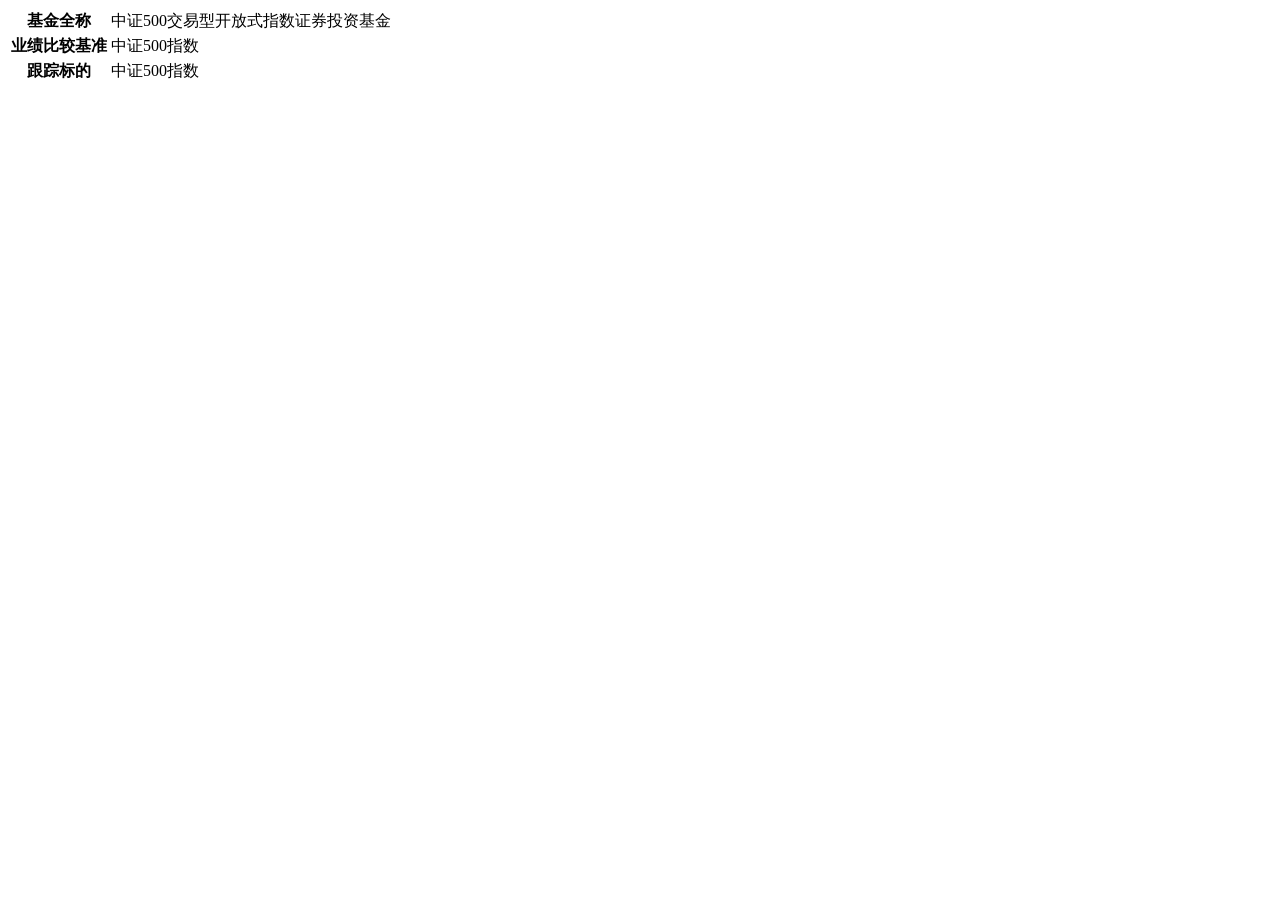
<file: grid-strategy-generator/tests/fixtures/fund_basic.html>
<!doctype html>
<html lang="zh-CN">
<body>
  <table>
    <tr><th>基金全称</th><td>中证500交易型开放式指数证券投资基金</td></tr>
    <tr><th>业绩比较基准</th><td>中证500指数</td></tr>
    <tr><th>跟踪标的</th><td>中证500指数</td></tr>
  </table>
</body>
</html>
</file>
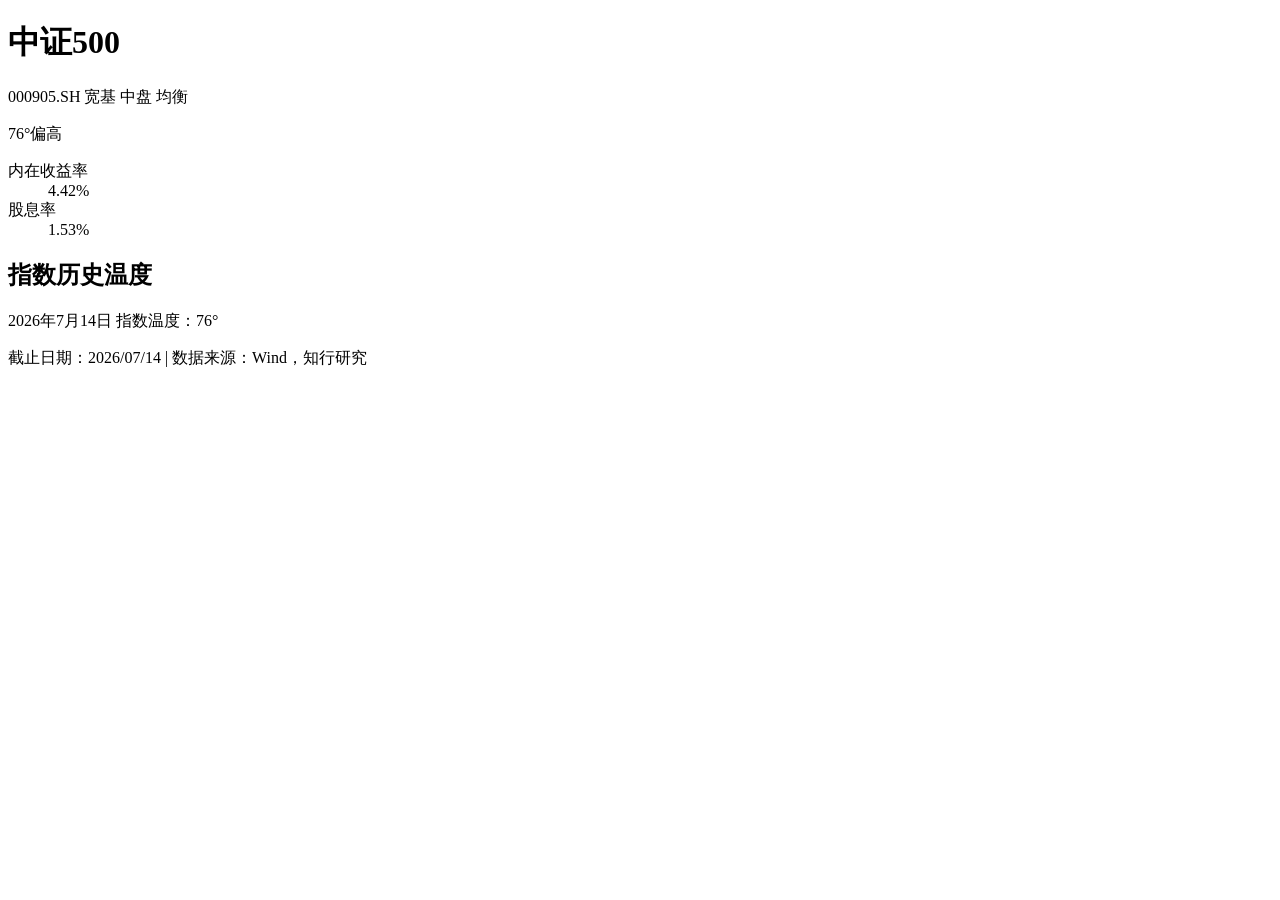
<file: grid-strategy-generator/tests/fixtures/thermometer_detail.html>
<!doctype html>
<html lang="zh-CN">
<body>
  <h1>中证500</h1>
  <p>000905.SH 宽基 中盘 均衡</p>
  <div><span>76°</span><span>偏高</span></div>
  <dl>
    <dt>内在收益率</dt><dd>4.42%</dd>
    <dt>股息率</dt><dd>1.53%</dd>
  </dl>
  <h2>指数历史温度</h2>
  <p>2026年7月14日 指数温度：76°</p>
  <p>截止日期：2026/07/14 | 数据来源：Wind，知行研究</p>
</body>
</html>
</file>
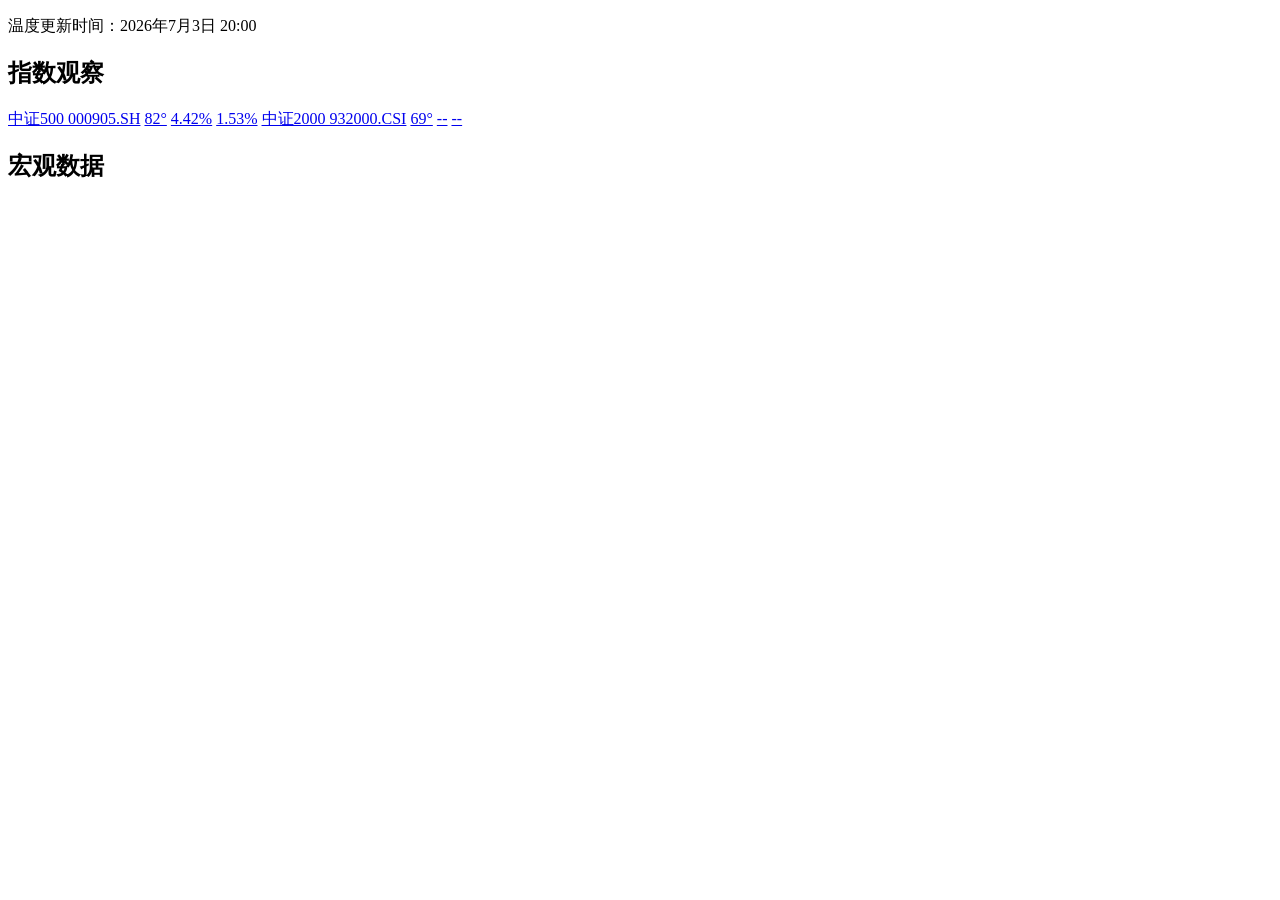
<file: grid-strategy-generator/tests/fixtures/thermometer_listing.html>
<!doctype html>
<html lang="zh-CN">
<body>
  <p>温度更新时间：2026年7月3日 20:00</p>
  <h2>指数观察</h2>
  <div class="index-list">
    <a href="/data/indices/000905.SH">中证500 000905.SH</a>
    <a href="/data/indices/000905.SH">82°</a>
    <a href="/data/indices/000905.SH">4.42%</a>
    <a href="/data/indices/000905.SH">1.53%</a>
    <a href="/data/indices/932000.CSI">中证2000 932000.CSI</a>
    <a href="/data/indices/932000.CSI">69°</a>
    <a href="/data/indices/932000.CSI">--</a>
    <a href="/data/indices/932000.CSI">--</a>
  </div>
  <h2>宏观数据</h2>
</body>
</html>
</file>
